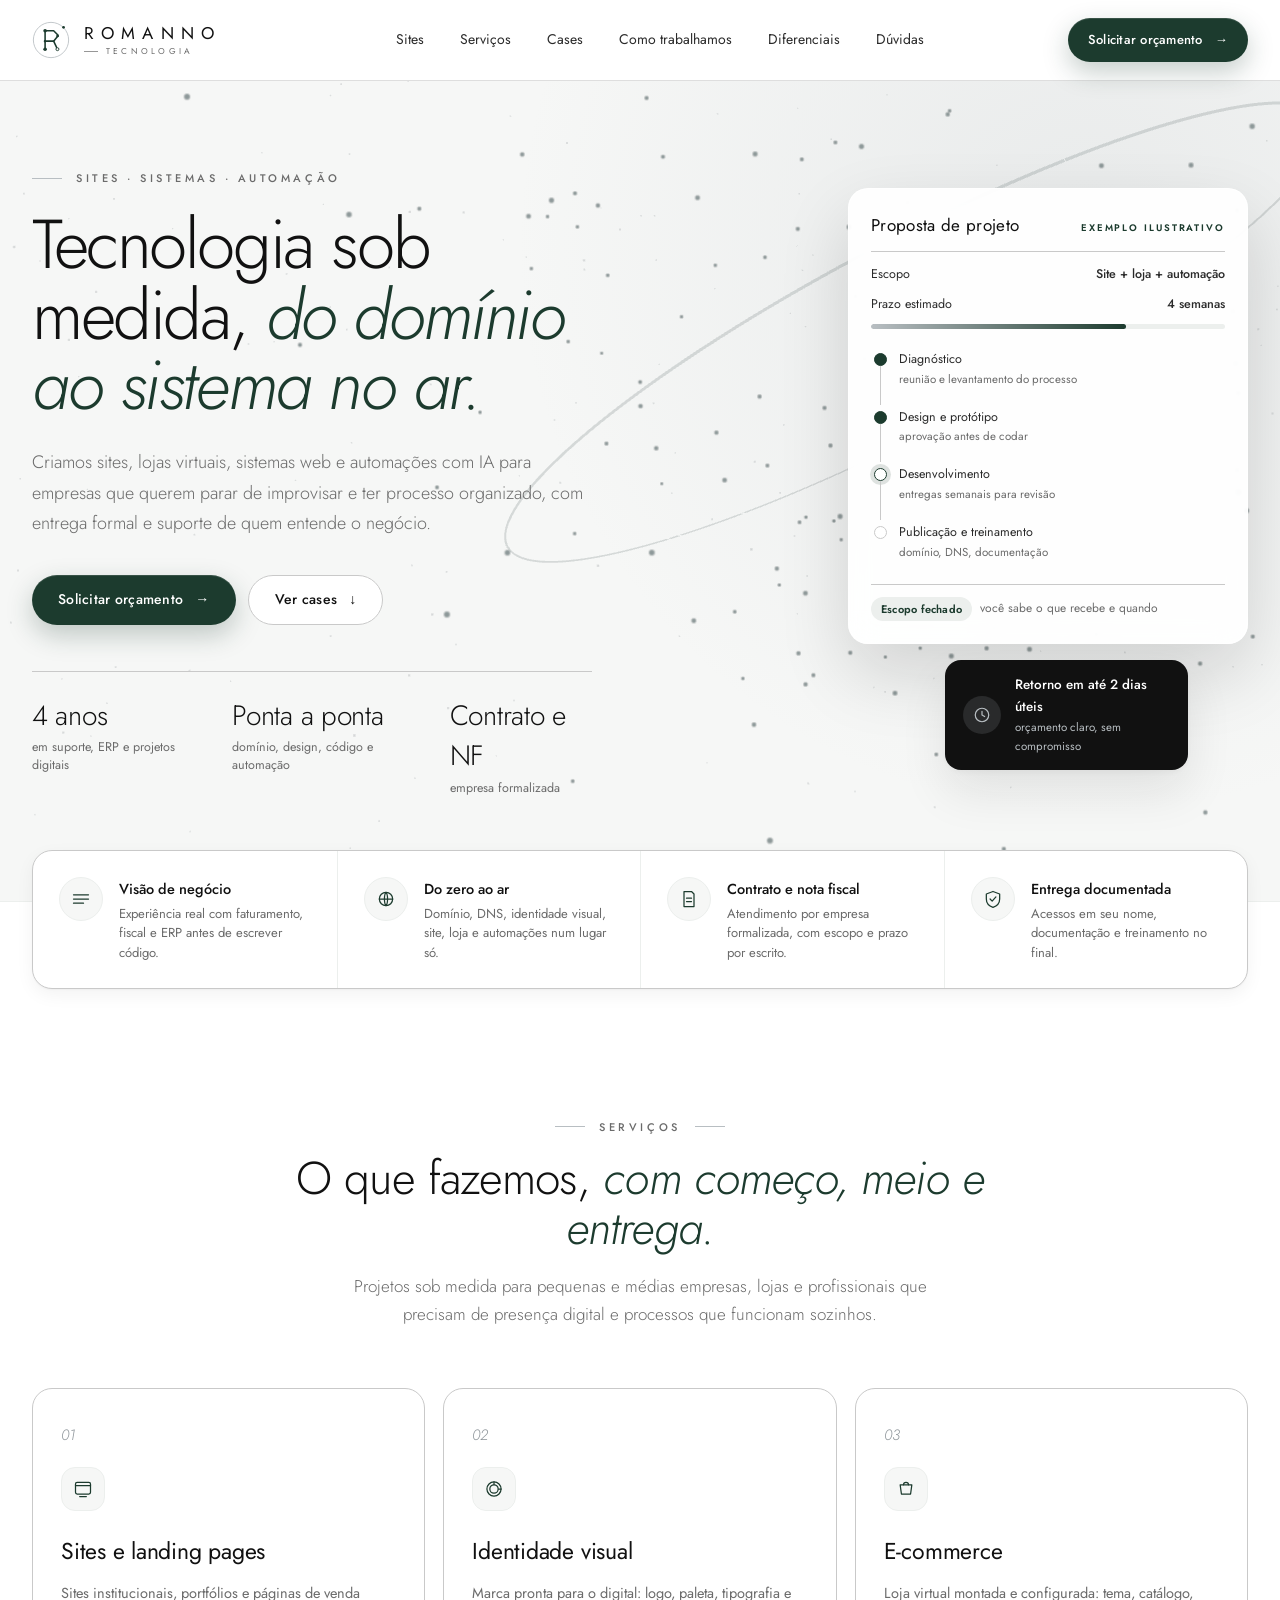
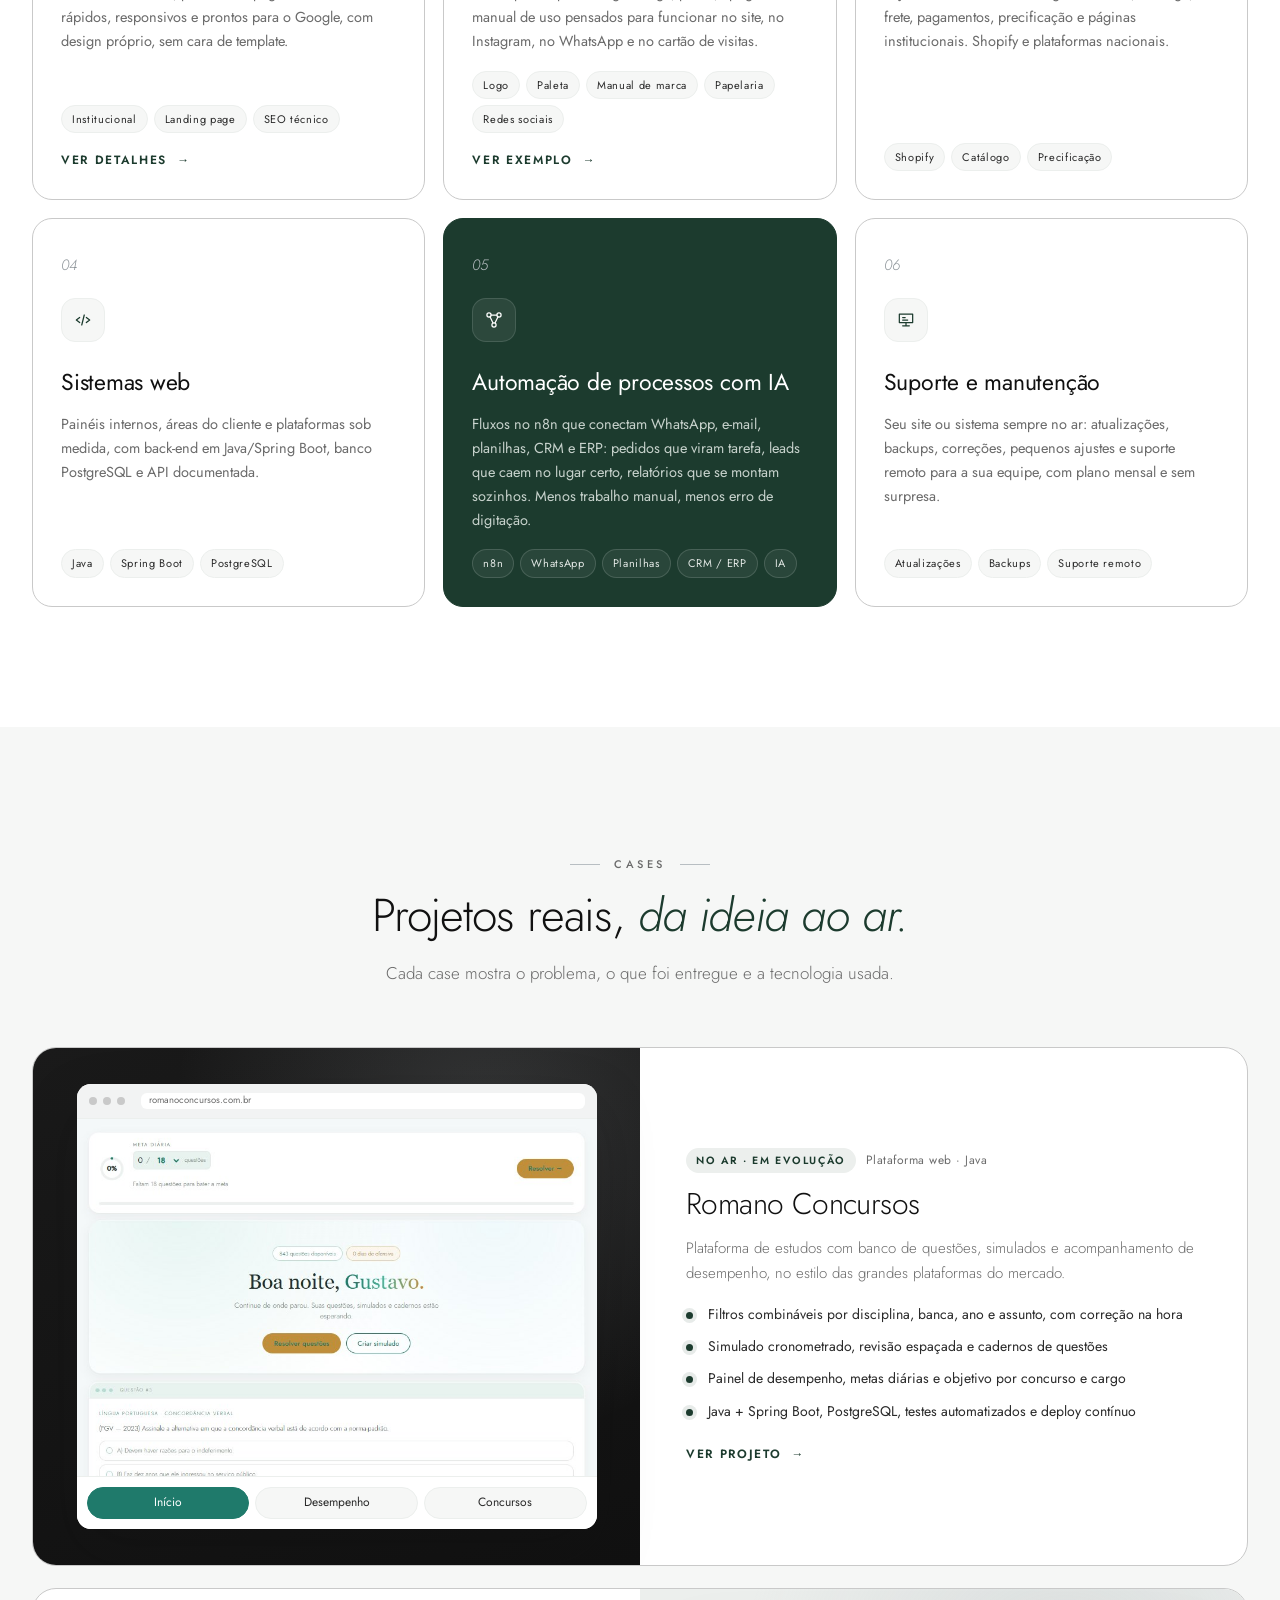
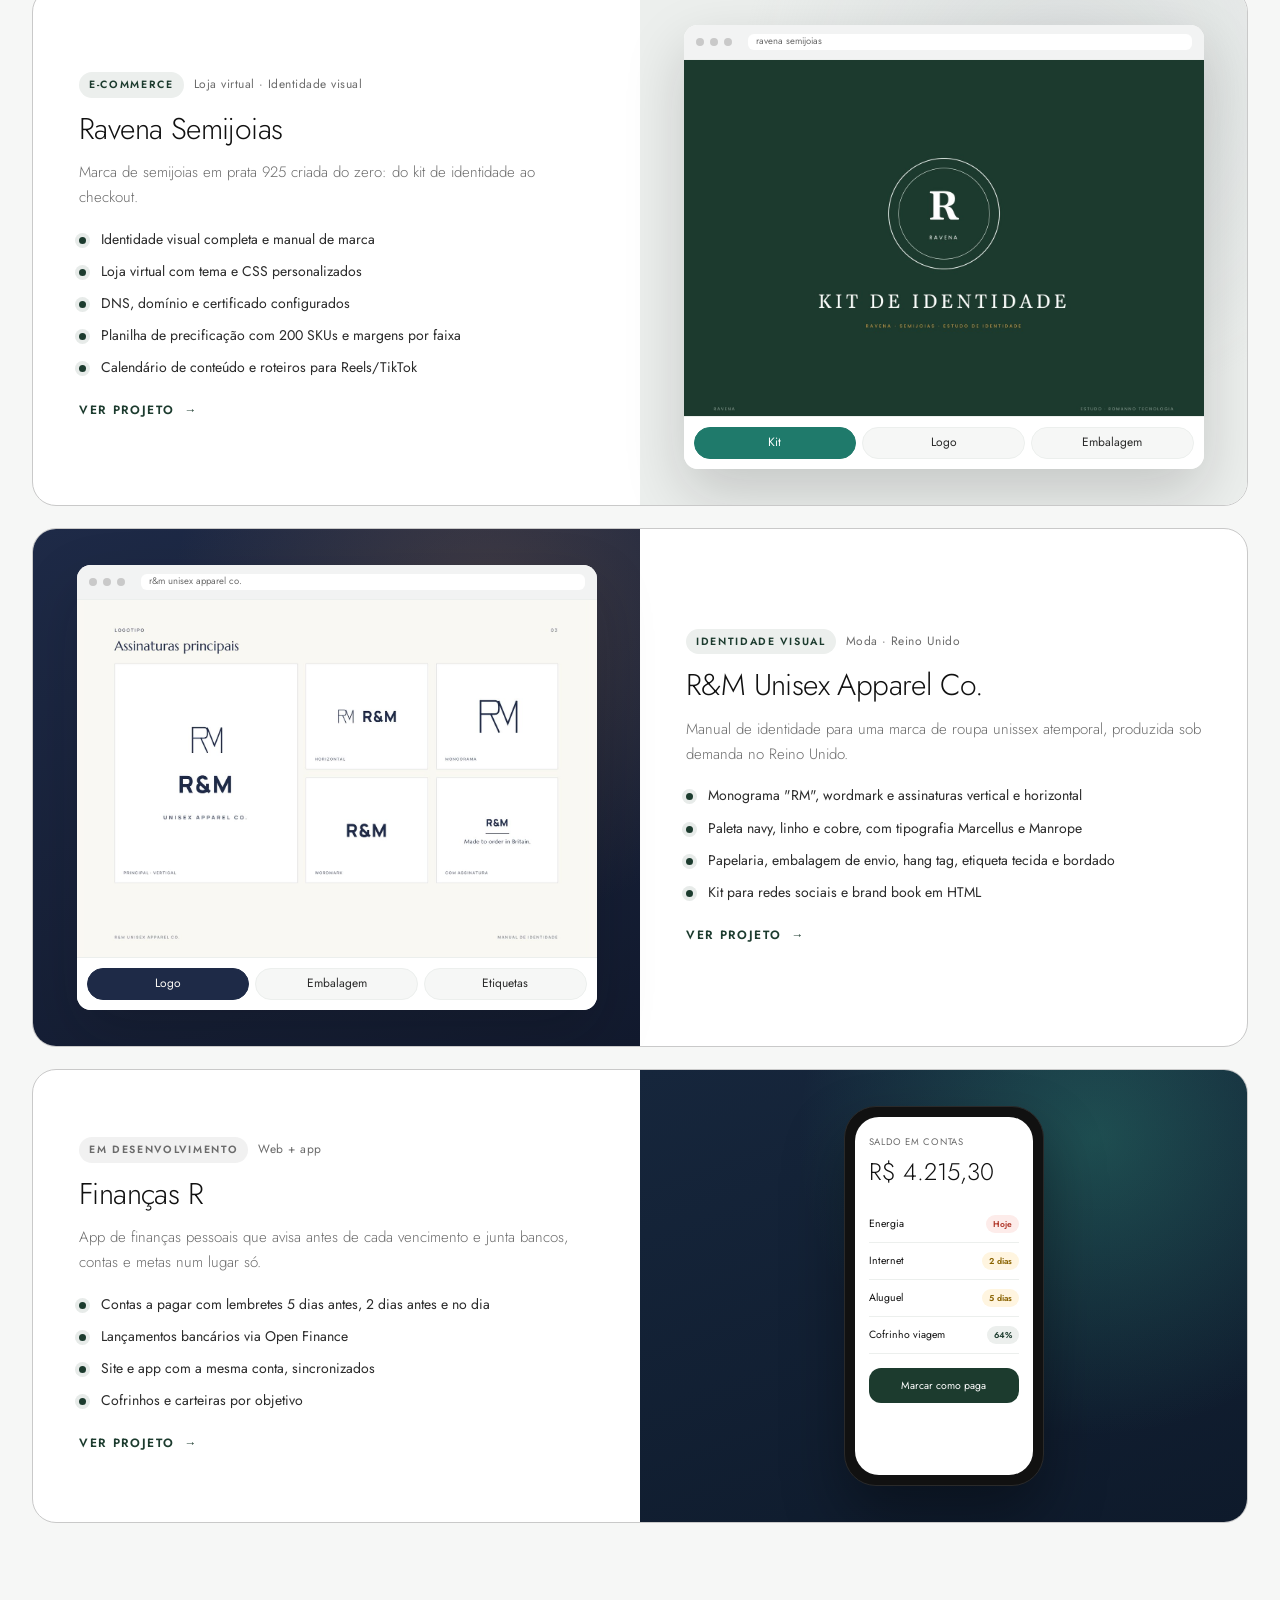
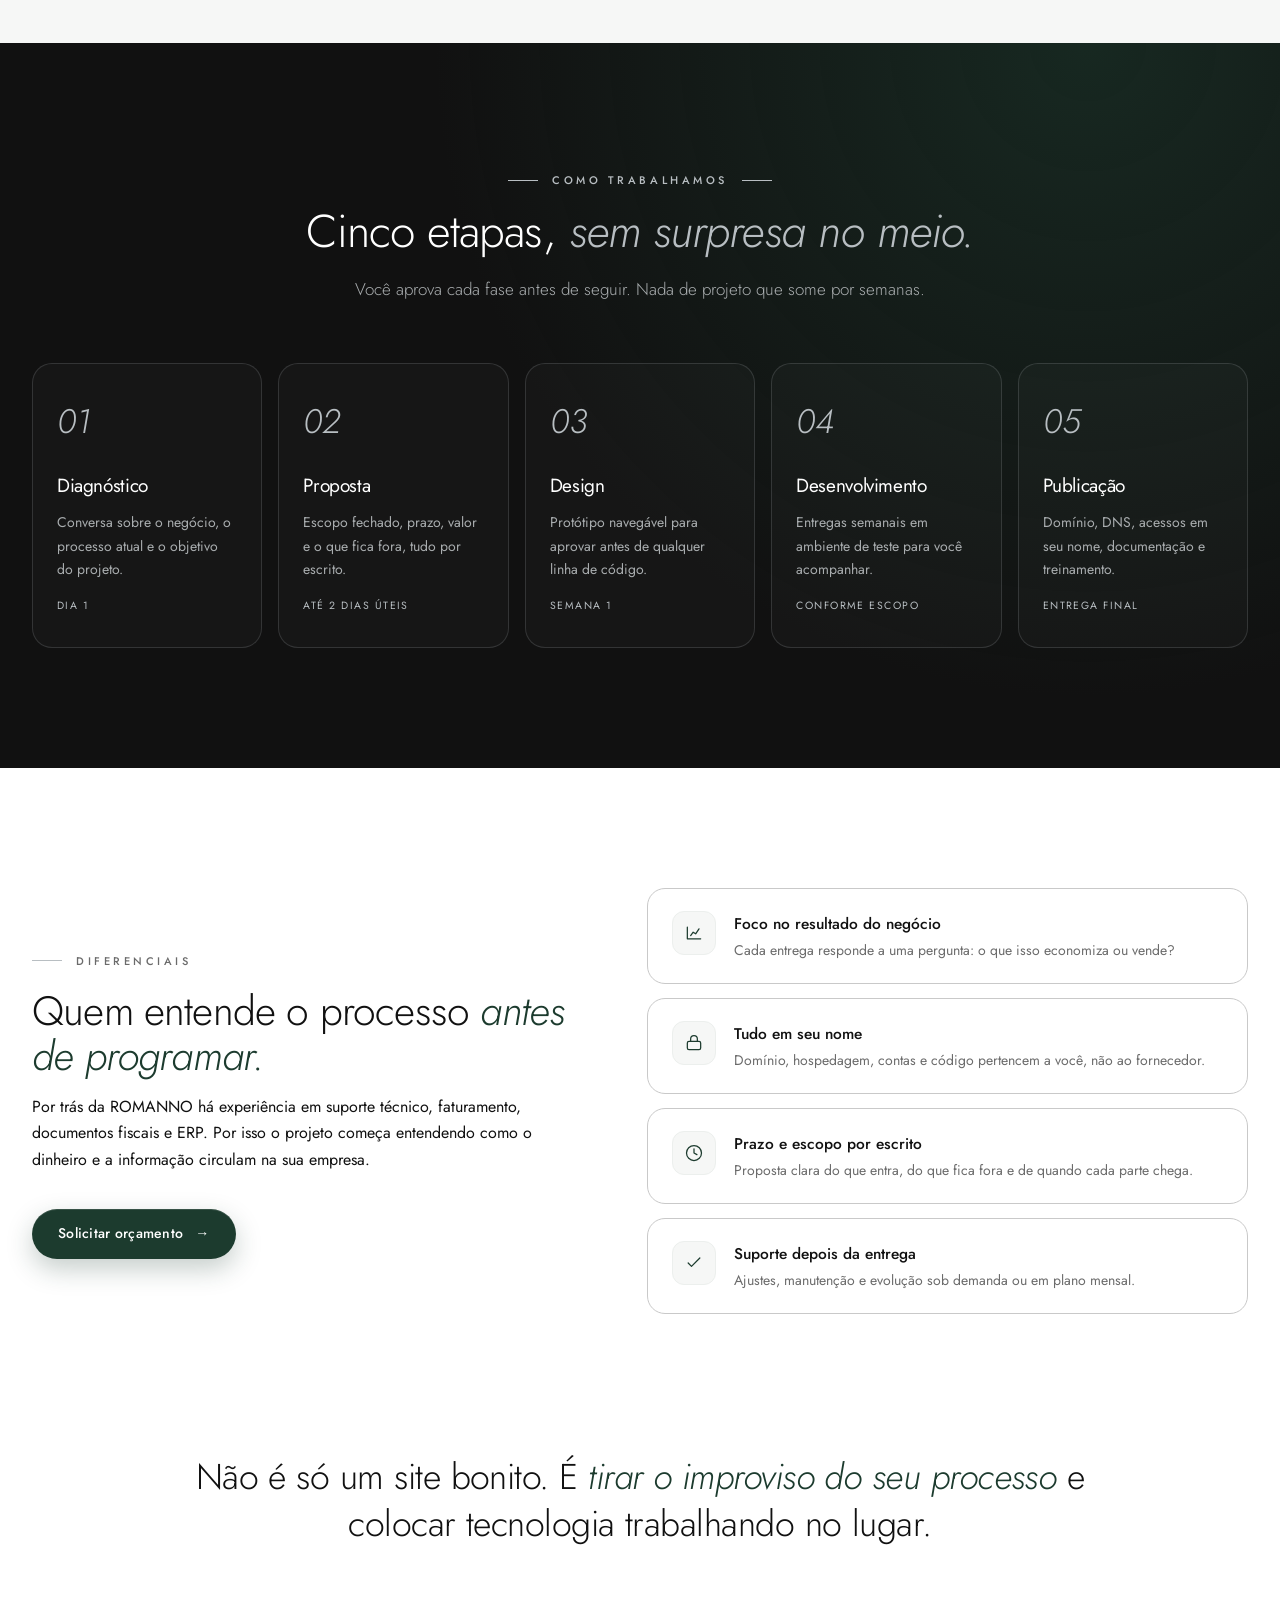
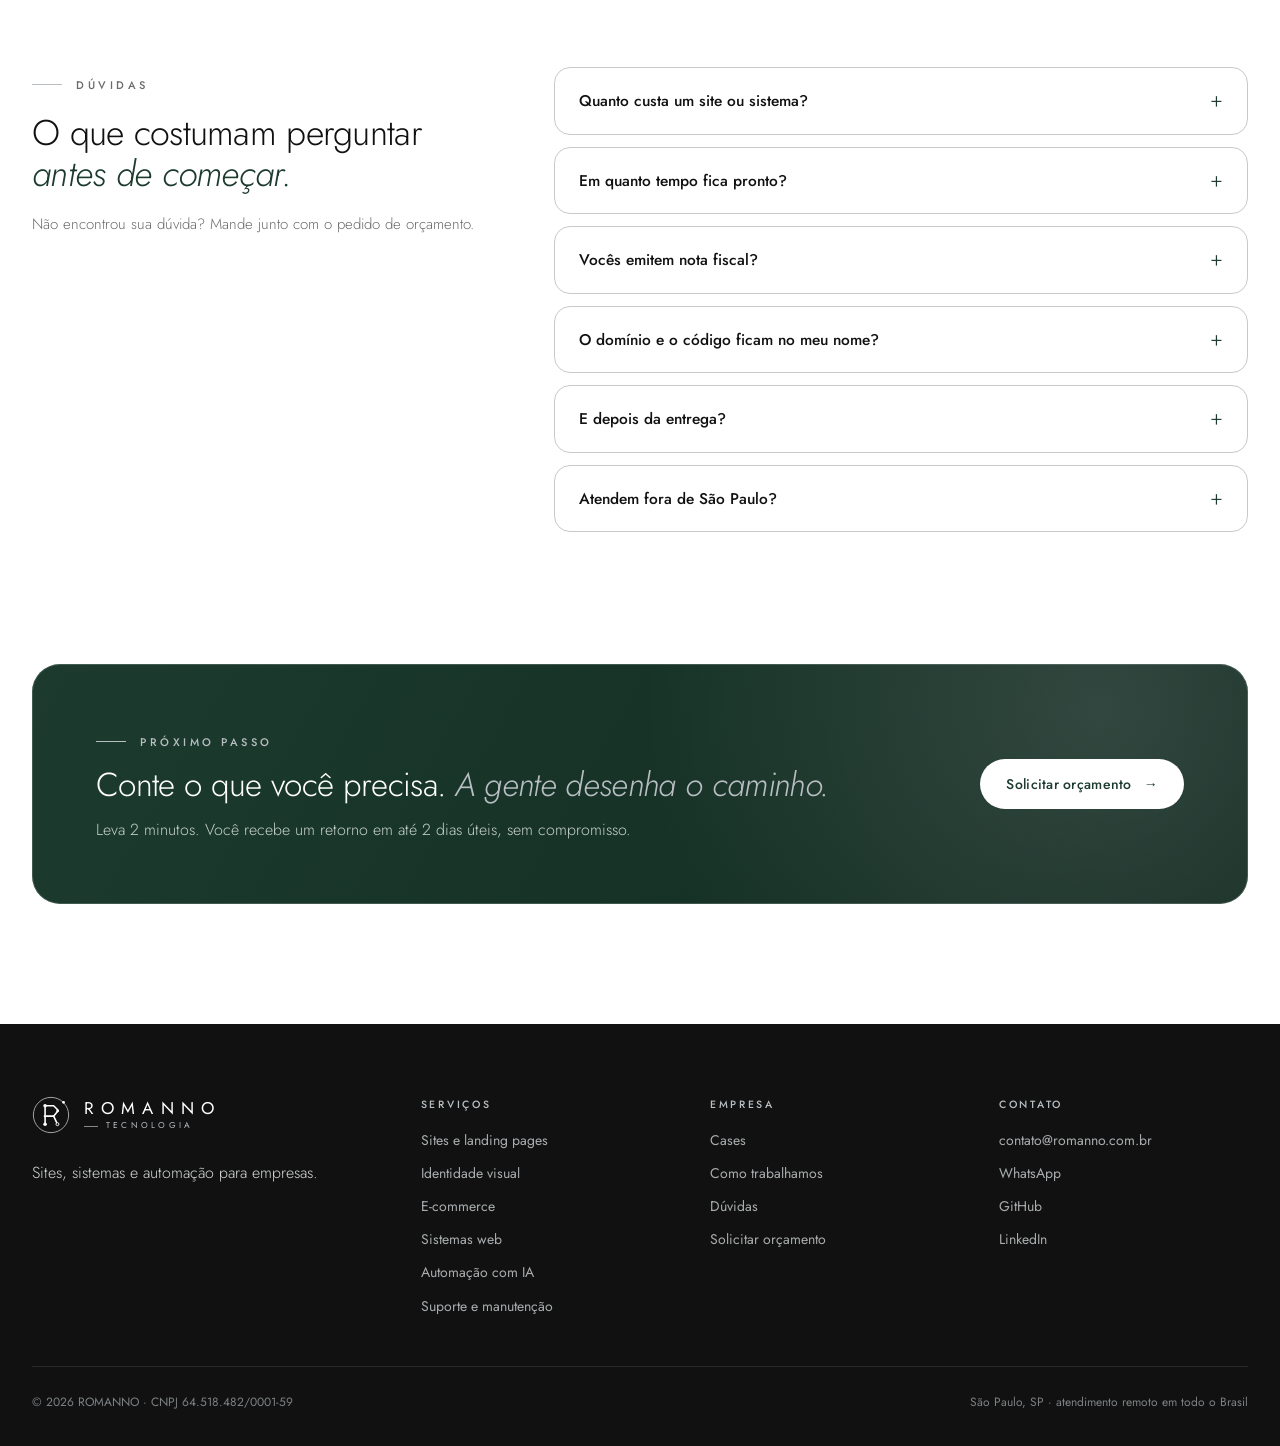
<file: index.html>
<!DOCTYPE html>
<html lang="pt-BR">
<head>
<meta charset="UTF-8">
<meta name="viewport" content="width=device-width,initial-scale=1">
<title>ROMANNO — Sites, sistemas e automação para empresas</title>
<meta name="description" content="Criamos sites, lojas virtuais, sistemas web e automações com IA para empresas. Do domínio ao sistema no ar, com contrato e nota fiscal.">
<meta name="theme-color" content="#1C3B2E">
<meta property="og:title" content="ROMANNO — Sites, sistemas e automação para empresas">
<meta property="og:description" content="Do domínio ao sistema no ar: sites, e-commerce, sistemas web e automações com IA.">
<meta property="og:type" content="website">
<link rel="canonical" href="https://romanno.com.br/">
<meta property="og:url" content="https://romanno.com.br/">
<meta property="og:image" content="https://romanno.com.br/assets/img/og.jpg">
<meta property="og:image:width" content="1200">
<meta property="og:image:height" content="630">
<meta property="og:locale" content="pt_BR">
<meta property="og:site_name" content="ROMANNO">
<meta name="twitter:card" content="summary_large_image">
<script type="application/ld+json">{"@context": "https://schema.org", "@graph": [{"@type": "ProfessionalService", "@id": "https://romanno.com.br/#empresa", "name": "Romanno Tecnologia", "legalName": "GUSTAVO HENRIQUE SILVA ROMANO LTDA", "taxID": "64.518.482/0001-59", "url": "https://romanno.com.br/", "logo": "https://romanno.com.br/assets/img/monograma.svg", "image": "https://romanno.com.br/assets/img/og.jpg", "description": "Sites, lojas virtuais, sistemas web e automações com IA para empresas.", "email": "contato@romanno.com.br", "address": {"@type": "PostalAddress", "addressLocality": "São Paulo", "addressRegion": "SP", "addressCountry": "BR"}, "areaServed": {"@type": "Country", "name": "Brasil"}, "knowsAbout": ["Desenvolvimento de sites", "E-commerce", "Sistemas web", "Automação de processos", "n8n", "Suporte e manutenção de sites"], "sameAs": ["https://github.com/gustavoromanno", "https://www.linkedin.com/in/gustavoromanno"], "telephone": "+55 31 93301-5571"}, {"@type": "WebSite", "@id": "https://romanno.com.br/#site", "url": "https://romanno.com.br/", "name": "ROMANNO", "inLanguage": "pt-BR", "publisher": {"@id": "https://romanno.com.br/#empresa"}}, {"@type": "FAQPage", "@id": "https://romanno.com.br/#faq", "mainEntity": [{"@type": "Question", "name": "Quanto custa um site ou sistema?", "acceptedAnswer": {"@type": "Answer", "text": "Depende do escopo. Por isso o orçamento começa com algumas perguntas sobre o projeto. Você recebe uma proposta com valor fechado, prazo e o que está incluído, sem cobrança por hora surpresa."}}, {"@type": "Question", "name": "Em quanto tempo fica pronto?", "acceptedAnswer": {"@type": "Answer", "text": "Uma landing page costuma levar de 1 a 2 semanas; uma loja virtual, de 2 a 4; sistemas sob medida são planejados em etapas. O prazo exato vem na proposta."}}, {"@type": "Question", "name": "Vocês emitem nota fiscal?", "acceptedAnswer": {"@type": "Answer", "text": "Sim. O atendimento é feito por empresa formalizada, com contrato e nota fiscal de serviço."}}, {"@type": "Question", "name": "O domínio e o código ficam no meu nome?", "acceptedAnswer": {"@type": "Answer", "text": "Sim. Domínio, hospedagem, contas das plataformas e repositório ficam em nome da sua empresa. No final você recebe acessos e documentação."}}, {"@type": "Question", "name": "E depois da entrega?", "acceptedAnswer": {"@type": "Answer", "text": "Há um período de ajustes incluído. Depois, manutenção e novas funcionalidades podem ser contratadas sob demanda ou num plano mensal."}}, {"@type": "Question", "name": "Atendem fora de São Paulo?", "acceptedAnswer": {"@type": "Answer", "text": "Sim. O trabalho é 100% remoto, com reuniões por vídeo e acompanhamento online."}}]}]}</script>
<link rel="icon" href="favicon.ico" sizes="48x48">
<link rel="icon" href="favicon-192.png" type="image/png" sizes="192x192">
<link rel="icon" href="assets/img/monograma.svg" type="image/svg+xml">
<link rel="apple-touch-icon" href="apple-touch-icon.png">
<link rel="preconnect" href="https://fonts.googleapis.com">
<link rel="preconnect" href="https://fonts.gstatic.com" crossorigin>
<link href="https://fonts.googleapis.com/css2?family=Jost:ital,wght@0,300;0,400;0,500;0,600;1,300;1,400&display=swap" rel="stylesheet">
<link rel="stylesheet" href="assets/css/style.css">
<script>document.documentElement.classList.add("js")</script>
<script src="assets/js/config.js"></script>
<script src="assets/js/main.js" defer></script>
</head>
<body>

<header class="header">
  <div class="container nav">
    <a class="brand" href="./" aria-label="ROMANNO — início">
      <svg class="brand-mark" viewBox="252 195 360 360" fill="none" aria-hidden="true"><circle cx="432" cy="375" r="167" stroke="#B8BEC2" stroke-width="8"/><circle cx="551" cy="255" r="13" fill="currentColor"/><g stroke="currentColor" stroke-width="15" stroke-linecap="round" stroke-linejoin="round"><path d="M376 287V461"/><path d="M376 287H457L495 325V339L457 386H376"/><path d="M457 386L485 444"/></g><g fill="currentColor"><circle cx="376" cy="287" r="17"/><circle cx="376" cy="462" r="17"/><circle cx="374" cy="387" r="11"/><circle cx="495" cy="337" r="13"/></g><circle cx="493" cy="462" r="14" stroke="currentColor" stroke-width="9"/></svg>
      <span class="brand-text"><b>ROMANNO</b><small>Tecnologia</small></span>
    </a>
    <nav class="menu" aria-label="Principal">
      <a href="sites.html">Sites</a>
      <a href="#servicos">Serviços</a>
      <a href="#cases">Cases</a>
      <a href="#processo">Como trabalhamos</a>
      <a href="#diferenciais">Diferenciais</a>
      <a href="#faq">Dúvidas</a>
    </nav>
    <div class="nav-actions"><a class="btn primary" href="orcamento.html">Solicitar orçamento <span class="arr">→</span></a></div>
    <button class="menu-toggle" aria-label="Abrir menu" aria-expanded="false"><span></span></button>
  </div>
</header>

<main>
  <!-- HERO -->
  <section class="hero">
    <canvas id="heroCanvas" aria-hidden="true"></canvas>
    <div class="container hero-grid">
      <div class="reveal">
        <div class="eyebrow">Sites · Sistemas · Automação</div>
        <h1>Tecnologia sob medida, <em>do domínio ao sistema no ar.</em></h1>
        <p class="lead">Criamos sites, lojas virtuais, sistemas web e automações com IA para empresas que querem parar de improvisar e ter processo organizado, com entrega formal e suporte de quem entende o negócio.</p>
        <div class="hero-actions">
          <a class="btn primary" href="orcamento.html">Solicitar orçamento <span class="arr">→</span></a>
          <a class="btn" href="#cases">Ver cases <span class="arr">↓</span></a>
        </div>
        <div class="hero-trust">
          <div><b>4 anos</b>em suporte, ERP e projetos digitais</div>
          <div><b>Ponta a ponta</b>domínio, design, código e automação</div>
          <div><b>Contrato e NF</b>empresa formalizada</div>
        </div>
      </div>
      <div class="hero-visual reveal">
        <div class="mock" role="img" aria-label="Exemplo ilustrativo de proposta de projeto">
          <div class="mock-h"><span>Proposta de projeto</span><i>Exemplo ilustrativo</i></div>
          <div class="mock-row"><span>Escopo</span><b>Site + loja + automação</b></div>
          <div class="mock-row"><span>Prazo estimado</span><b>4 semanas</b></div>
          <div class="mock-bar"><i></i></div>
          <ul class="mock-steps">
            <li class="ok">Diagnóstico<small>reunião e levantamento do processo</small></li>
            <li class="ok">Design e protótipo<small>aprovação antes de codar</small></li>
            <li class="cur">Desenvolvimento<small>entregas semanais para revisão</small></li>
            <li>Publicação e treinamento<small>domínio, DNS, documentação</small></li>
          </ul>
          <div class="mock-foot"><span class="pill">Escopo fechado</span>você sabe o que recebe e quando</div>
        </div>
        <div class="chip"><span class="chip-ic"><svg viewBox="0 0 24 24"><circle cx="12" cy="12" r="9"/><path d="M12 7v5l3.5 2"/></svg></span><div><b>Retorno em até 2 dias úteis</b><small>orçamento claro, sem compromisso</small></div></div>
      </div>
    </div>
  </section>

  <!-- BENEFÍCIOS -->
  <section class="strip">
    <div class="container">
      <div class="benefits reveal">
        <div class="benefit"><div class="ic"><svg viewBox="0 0 24 24"><path d="M3 7h18M3 12h18M3 17h12"/></svg></div><div><strong>Visão de negócio</strong><span>Experiência real com faturamento, fiscal e ERP antes de escrever código.</span></div></div>
        <div class="benefit"><div class="ic"><svg viewBox="0 0 24 24"><path d="M4 12a8 8 0 1 0 16 0 8 8 0 0 0-16 0z"/><path d="M4 12h16M12 4c2.5 2.5 2.5 13.5 0 16M12 4c-2.5 2.5-2.5 13.5 0 16"/></svg></div><div><strong>Do zero ao ar</strong><span>Domínio, DNS, identidade visual, site, loja e automações num lugar só.</span></div></div>
        <div class="benefit"><div class="ic"><svg viewBox="0 0 24 24"><path d="M6 3h9l3 3v15H6z"/><path d="M9 11h6M9 15h6"/></svg></div><div><strong>Contrato e nota fiscal</strong><span>Atendimento por empresa formalizada, com escopo e prazo por escrito.</span></div></div>
        <div class="benefit"><div class="ic"><svg viewBox="0 0 24 24"><path d="M12 3l8 3v6c0 5-3.5 8.5-8 10-4.5-1.5-8-5-8-10V6z"/><path d="M8.5 12l2.5 2.5 4.5-5"/></svg></div><div><strong>Entrega documentada</strong><span>Acessos em seu nome, documentação e treinamento no final.</span></div></div>
      </div>
    </div>
  </section>

  <!-- SERVIÇOS -->
  <section class="sec" id="servicos">
    <div class="container">
      <div class="sec-head center reveal"><div class="eyebrow">Serviços</div><h2>O que fazemos, <em>com começo, meio e entrega.</em></h2><p>Projetos sob medida para pequenas e médias empresas, lojas e profissionais que precisam de presença digital e processos que funcionam sozinhos.</p></div>
      <div class="services">
        <article class="service reveal">
          <span class="num">01</span>
          <div class="ic"><svg viewBox="0 0 24 24"><rect x="3" y="4" width="18" height="14" rx="2"/><path d="M3 8h18M8 21h8"/></svg></div>
          <h3>Sites e landing pages</h3>
          <p>Sites institucionais, portfólios e páginas de venda rápidos, responsivos e prontos para o Google, com design próprio, sem cara de template.</p>
          <div class="tags"><span>Institucional</span><span>Landing page</span><span>SEO técnico</span></div>
          <a class="link-arrow" href="sites.html" style="margin-top:18px">Ver detalhes <span>→</span></a>
        </article>
        <article class="service reveal">
          <span class="num">02</span>
          <div class="ic"><svg viewBox="0 0 24 24"><circle cx="12" cy="12" r="8.5"/><circle cx="12" cy="12" r="5"/><path d="M12 3.5v3M20.5 12h-3"/></svg></div>
          <h3>Identidade visual</h3>
          <p>Marca pronta para o digital: logo, paleta, tipografia e manual de uso pensados para funcionar no site, no Instagram, no WhatsApp e no cartão de visitas.</p>
          <div class="tags"><span>Logo</span><span>Paleta</span><span>Manual de marca</span><span>Papelaria</span><span>Redes sociais</span></div>
          <a class="link-arrow" href="projetos/ravena-semijoias.html#identidade" style="margin-top:18px">Ver exemplo <span>→</span></a>
        </article>
        <article class="service reveal">
          <span class="num">03</span>
          <div class="ic"><svg viewBox="0 0 24 24"><path d="M5 7h14l-1.5 11h-11z"/><path d="M9 7a3 3 0 0 1 6 0"/></svg></div>
          <h3>E-commerce</h3>
          <p>Loja virtual montada e configurada: tema, catálogo, frete, pagamentos, precificação e páginas institucionais. Shopify e plataformas nacionais.</p>
          <div class="tags"><span>Shopify</span><span>Catálogo</span><span>Precificação</span></div>
        </article>
        <article class="service reveal">
          <span class="num">04</span>
          <div class="ic"><svg viewBox="0 0 24 24"><path d="M8 9l-4 3 4 3M16 9l4 3-4 3M13.5 6l-3 12"/></svg></div>
          <h3>Sistemas web</h3>
          <p>Painéis internos, áreas do cliente e plataformas sob medida, com back-end em Java/Spring Boot, banco PostgreSQL e API documentada.</p>
          <div class="tags"><span>Java</span><span>Spring Boot</span><span>PostgreSQL</span></div>
        </article>
        <article class="service wide reveal">
          <span class="num">05</span>
          <div class="ic"><svg viewBox="0 0 24 24"><circle cx="6" cy="6" r="2.5"/><circle cx="18" cy="6" r="2.5"/><circle cx="12" cy="18" r="2.5"/><path d="M8.5 6h7M7.2 8.2l3.6 7.4M16.8 8.2l-3.6 7.4"/></svg></div>
          <h3>Automação de processos com IA</h3>
          <p>Fluxos no n8n que conectam WhatsApp, e-mail, planilhas, CRM e ERP: pedidos que viram tarefa, leads que caem no lugar certo, relatórios que se montam sozinhos. Menos trabalho manual, menos erro de digitação.</p>
          <div class="tags"><span>n8n</span><span>WhatsApp</span><span>Planilhas</span><span>CRM / ERP</span><span>IA</span></div>
        </article>
        <article class="service reveal">
          <span class="num">06</span>
          <div class="ic"><svg viewBox="0 0 24 24"><path d="M4 5h16v10H4z"/><path d="M8 19h8M12 15v4"/><path d="M8 9h3M8 12h6"/></svg></div>
          <h3>Suporte e manutenção</h3>
          <p>Seu site ou sistema sempre no ar: atualizações, backups, correções, pequenos ajustes e suporte remoto para a sua equipe, com plano mensal e sem surpresa.</p>
          <div class="tags"><span>Atualizações</span><span>Backups</span><span>Suporte remoto</span></div>
        </article>
      </div>
    </div>
  </section>

  <!-- CASES -->
  <section class="sec cases-sec" id="cases">
    <div class="container">
      <div class="sec-head center reveal"><div class="eyebrow">Cases</div><h2>Projetos reais, <em>da ideia ao ar.</em></h2><p>Cada case mostra o problema, o que foi entregue e a tecnologia usada.</p></div>
      <div class="cases">

        <article class="case reveal">
          <div class="case-visual dark">
            <div class="screen shots" data-shots>
              <div class="screen-bar"><i></i><i></i><i></i><span>romanoconcursos.com.br</span></div>
              <div class="shots-view">
                <img class="on" src="assets/img/cases/concursos-home.jpg" alt="Romano Concursos: página inicial com meta diária e prévia de questão" width="875" height="642" loading="lazy">
                <img src="assets/img/cases/concursos-desempenho.jpg" alt="Romano Concursos: painel de desempenho com acertos, ofensiva e radar de competências" width="875" height="622" loading="lazy">
                <img src="assets/img/cases/concursos-concursos.jpg" alt="Romano Concursos: catálogo de concursos com status e detalhes" width="605" height="663" loading="lazy">
              </div>
              <div class="shots-tabs" role="tablist" aria-label="Telas da plataforma">
                <button type="button" class="on" aria-selected="true">Início</button>
                <button type="button" aria-selected="false">Desempenho</button>
                <button type="button" aria-selected="false">Concursos</button>
              </div>
            </div>
          </div>
          <div class="case-body">
            <div class="case-meta"><span class="status">No ar · em evolução</span><small>Plataforma web · Java</small></div>
            <h3>Romano Concursos</h3>
            <p>Plataforma de estudos com banco de questões, simulados e acompanhamento de desempenho, no estilo das grandes plataformas do mercado.</p>
            <ul>
              <li>Filtros combináveis por disciplina, banca, ano e assunto, com correção na hora</li>
              <li>Simulado cronometrado, revisão espaçada e cadernos de questões</li>
              <li>Painel de desempenho, metas diárias e objetivo por concurso e cargo</li>
              <li>Java + Spring Boot, PostgreSQL, testes automatizados e deploy contínuo</li>
            </ul>
            <a class="link-arrow" href="projetos/romano-concursos.html">Ver projeto <span>→</span></a>
          </div>
        </article>

        <article class="case reveal">
          <div class="case-visual">
            <div class="screen shots" data-shots>
              <div class="screen-bar"><i></i><i></i><i></i><span>ravena semijoias</span></div>
              <div class="shots-view">
                <img class="on" src="assets/img/ravena/kit-p1.jpg" alt="Capa do kit de identidade da Ravena Semijoias" width="1400" height="989" loading="lazy">
                <img src="assets/img/ravena/logos.jpg" alt="Versões do logo Ravena" width="1400" height="322" loading="lazy" style="object-fit:contain;background:#FAFBFA">
                <img src="assets/img/ravena/embalagem.jpg" alt="Embalagem Ravena" width="1400" height="478" loading="lazy" style="object-fit:contain;background:#1C3B2E">
              </div>
              <div class="shots-tabs" role="tablist" aria-label="Telas do projeto">
                <button type="button" class="on" aria-selected="true">Kit</button>
                <button type="button" aria-selected="false">Logo</button>
                <button type="button" aria-selected="false">Embalagem</button>
              </div>
            </div>
          </div>
          <div class="case-body">
            <div class="case-meta"><span class="status">E-commerce</span><small>Loja virtual · Identidade visual</small></div>
            <h3>Ravena Semijoias</h3>
            <p>Marca de semijoias em prata 925 criada do zero: do kit de identidade ao checkout.</p>
            <ul>
              <li>Identidade visual completa e manual de marca</li>
              <li>Loja virtual com tema e CSS personalizados</li>
              <li>DNS, domínio e certificado configurados</li>
              <li>Planilha de precificação com 200 SKUs e margens por faixa</li>
              <li>Calendário de conteúdo e roteiros para Reels/TikTok</li>
            </ul>
            <a class="link-arrow" href="projetos/ravena-semijoias.html">Ver projeto <span>→</span></a>
          </div>
        </article>

        <article class="case reveal">
          <div class="case-visual rm">
            <div class="screen shots" data-shots>
              <div class="screen-bar"><i></i><i></i><i></i><span>r&amp;m unisex apparel co.</span></div>
              <div class="shots-view">
                <img class="on" src="assets/img/rm/manual-p3.jpg" alt="R&amp;M: assinaturas principais do logotipo" width="1400" height="989" loading="lazy">
                <img src="assets/img/rm/manual-p10.jpg" alt="R&amp;M: embalagem e envio" width="1400" height="989" loading="lazy">
                <img src="assets/img/rm/manual-p11.jpg" alt="R&amp;M: hang tag, etiqueta tecida e bordado" width="1400" height="989" loading="lazy">
              </div>
              <div class="shots-tabs" role="tablist" aria-label="Páginas do manual">
                <button type="button" class="on" aria-selected="true">Logo</button>
                <button type="button" aria-selected="false">Embalagem</button>
                <button type="button" aria-selected="false">Etiquetas</button>
              </div>
            </div>
          </div>
          <div class="case-body">
            <div class="case-meta"><span class="status">Identidade visual</span><small>Moda · Reino Unido</small></div>
            <h3>R&amp;M Unisex Apparel Co.</h3>
            <p>Manual de identidade para uma marca de roupa unissex atemporal, produzida sob demanda no Reino Unido.</p>
            <ul>
              <li>Monograma "RM", wordmark e assinaturas vertical e horizontal</li>
              <li>Paleta navy, linho e cobre, com tipografia Marcellus e Manrope</li>
              <li>Papelaria, embalagem de envio, hang tag, etiqueta tecida e bordado</li>
              <li>Kit para redes sociais e brand book em HTML</li>
            </ul>
            <a class="link-arrow" href="projetos/rm-apparel.html">Ver projeto <span>→</span></a>
          </div>
        </article>

        <article class="case reveal">
          <div class="case-visual fr">
            <div class="phone" aria-hidden="true"><div class="phone-in">
              <small>Saldo em contas</small><div class="bal">R$ 4.215,30</div>
              <div class="tx"><span>Energia</span><em class="t-red">Hoje</em></div>
              <div class="tx"><span>Internet</span><em>2 dias</em></div>
              <div class="tx"><span>Aluguel</span><em>5 dias</em></div>
              <div class="tx done"><span>Cofrinho viagem</span><em>64%</em></div>
              <div class="phone-btn">Marcar como paga</div>
            </div></div>
          </div>
          <div class="case-body">
            <div class="case-meta"><span class="status dev">Em desenvolvimento</span><small>Web + app</small></div>
            <h3>Finanças R</h3>
            <p>App de finanças pessoais que avisa antes de cada vencimento e junta bancos, contas e metas num lugar só.</p>
            <ul>
              <li>Contas a pagar com lembretes 5 dias antes, 2 dias antes e no dia</li>
              <li>Lançamentos bancários via Open Finance</li>
              <li>Site e app com a mesma conta, sincronizados</li>
              <li>Cofrinhos e carteiras por objetivo</li>
            </ul>
            <a class="link-arrow" href="projetos/financas-r.html">Ver projeto <span>→</span></a>
          </div>
        </article>

      </div>
    </div>
  </section>

  <!-- PROCESSO -->
  <section class="sec process" id="processo">
    <div class="container">
      <div class="sec-head center reveal"><div class="eyebrow">Como trabalhamos</div><h2>Cinco etapas, <em>sem surpresa no meio.</em></h2><p>Você aprova cada fase antes de seguir. Nada de projeto que some por semanas.</p></div>
      <div class="steps">
        <div class="step reveal"><span class="n">01</span><h3>Diagnóstico</h3><p>Conversa sobre o negócio, o processo atual e o objetivo do projeto.</p><span class="when">Dia 1</span></div>
        <div class="step reveal"><span class="n">02</span><h3>Proposta</h3><p>Escopo fechado, prazo, valor e o que fica fora, tudo por escrito.</p><span class="when">Até 2 dias úteis</span></div>
        <div class="step reveal"><span class="n">03</span><h3>Design</h3><p>Protótipo navegável para aprovar antes de qualquer linha de código.</p><span class="when">Semana 1</span></div>
        <div class="step reveal"><span class="n">04</span><h3>Desenvolvimento</h3><p>Entregas semanais em ambiente de teste para você acompanhar.</p><span class="when">Conforme escopo</span></div>
        <div class="step reveal"><span class="n">05</span><h3>Publicação</h3><p>Domínio, DNS, acessos em seu nome, documentação e treinamento.</p><span class="when">Entrega final</span></div>
      </div>
    </div>
  </section>

  <!-- DIFERENCIAIS -->
  <section class="sec diff" id="diferenciais">
    <div class="container diff-grid">
      <div class="reveal">
        <div class="eyebrow">Diferenciais</div>
        <h2>Quem entende o processo <em>antes de programar.</em></h2>
        <p>Por trás da ROMANNO há experiência em suporte técnico, faturamento, documentos fiscais e ERP. Por isso o projeto começa entendendo como o dinheiro e a informação circulam na sua empresa.</p>
        <div class="hero-actions"><a class="btn primary" href="orcamento.html">Solicitar orçamento <span class="arr">→</span></a></div>
      </div>
      <div class="diff-list">
        <div class="diff-item reveal"><div class="ic"><svg viewBox="0 0 24 24"><path d="M4 19V5M4 19h16M8 15l3-4 3 2 4-6"/></svg></div><div><strong>Foco no resultado do negócio</strong><span>Cada entrega responde a uma pergunta: o que isso economiza ou vende?</span></div></div>
        <div class="diff-item reveal"><div class="ic"><svg viewBox="0 0 24 24"><rect x="4" y="10" width="16" height="10" rx="2"/><path d="M8 10V7a4 4 0 0 1 8 0v3"/></svg></div><div><strong>Tudo em seu nome</strong><span>Domínio, hospedagem, contas e código pertencem a você, não ao fornecedor.</span></div></div>
        <div class="diff-item reveal"><div class="ic"><svg viewBox="0 0 24 24"><circle cx="12" cy="12" r="9"/><path d="M12 7v5l3.5 2"/></svg></div><div><strong>Prazo e escopo por escrito</strong><span>Proposta clara do que entra, do que fica fora e de quando cada parte chega.</span></div></div>
        <div class="diff-item reveal"><div class="ic"><svg viewBox="0 0 24 24"><path d="M5 12l4 4 10-10"/></svg></div><div><strong>Suporte depois da entrega</strong><span>Ajustes, manutenção e evolução sob demanda ou em plano mensal.</span></div></div>
      </div>
    </div>
  </section>

  <section class="quote"><div class="container reveal"><p>Não é só um site bonito. É <em>tirar o improviso do seu processo</em> e colocar tecnologia trabalhando no lugar.</p></div></section>

  <!-- FAQ -->
  <section class="sec faq" id="faq" style="padding-top:0">
    <div class="container faq-grid">
      <div class="reveal"><div class="eyebrow">Dúvidas</div><h2>O que costumam perguntar <em>antes de começar.</em></h2><p class="muted">Não encontrou sua dúvida? Mande junto com o pedido de orçamento.</p></div>
      <div class="reveal">
        <details class="q"><summary>Quanto custa um site ou sistema?</summary><p>Depende do escopo. Por isso o orçamento começa com algumas perguntas sobre o projeto. Você recebe uma proposta com valor fechado, prazo e o que está incluído, sem cobrança por hora surpresa.</p></details>
        <details class="q"><summary>Em quanto tempo fica pronto?</summary><p>Uma landing page costuma levar de 1 a 2 semanas; uma loja virtual, de 2 a 4; sistemas sob medida são planejados em etapas. O prazo exato vem na proposta.</p></details>
        <details class="q"><summary>Vocês emitem nota fiscal?</summary><p>Sim. O atendimento é feito por empresa formalizada, com contrato e nota fiscal de serviço.</p></details>
        <details class="q"><summary>O domínio e o código ficam no meu nome?</summary><p>Sim. Domínio, hospedagem, contas das plataformas e repositório ficam em nome da sua empresa. No final você recebe acessos e documentação.</p></details>
        <details class="q"><summary>E depois da entrega?</summary><p>Há um período de ajustes incluído. Depois, manutenção e novas funcionalidades podem ser contratadas sob demanda ou num plano mensal.</p></details>
        <details class="q"><summary>Atendem fora de São Paulo?</summary><p>Sim. O trabalho é 100% remoto, com reuniões por vídeo e acompanhamento online.</p></details>
      </div>
    </div>
  </section>

  <!-- CTA -->
  <section class="cta">
    <div class="container">
      <div class="cta-band reveal">
        <div>
          <div class="eyebrow">Próximo passo</div>
          <h3>Conte o que você precisa. <em>A gente desenha o caminho.</em></h3>
          <p>Leva 2 minutos. Você recebe um retorno em até 2 dias úteis, sem compromisso.</p>
        </div>
        <a class="btn" href="orcamento.html">Solicitar orçamento <span class="arr">→</span></a>
      </div>
    </div>
  </section>
</main>

<footer class="footer">
  <div class="container">
    <div class="footer-top">
      <div>
        <a class="brand" href="./" style="color:#fff"><svg class="brand-mark" viewBox="252 195 360 360" fill="none" aria-hidden="true"><circle cx="432" cy="375" r="167" stroke="#B8BEC2" stroke-width="8"/><circle cx="551" cy="255" r="13" fill="currentColor"/><g stroke="currentColor" stroke-width="15" stroke-linecap="round" stroke-linejoin="round"><path d="M376 287V461"/><path d="M376 287H457L495 325V339L457 386H376"/><path d="M457 386L485 444"/></g><g fill="currentColor"><circle cx="376" cy="287" r="17"/><circle cx="376" cy="462" r="17"/><circle cx="374" cy="387" r="11"/><circle cx="495" cy="337" r="13"/></g><circle cx="493" cy="462" r="14" stroke="currentColor" stroke-width="9"/></svg><span class="brand-text"><b>ROMANNO</b><small>Tecnologia</small></span></a>
        <p class="footer-tag">Sites, sistemas e automação para empresas.</p>
      </div>
      <div><h4>Serviços</h4><ul><li><a href="sites.html">Sites e landing pages</a></li><li><a href="#servicos">Identidade visual</a></li><li><a href="#servicos">E-commerce</a></li><li><a href="#servicos">Sistemas web</a></li><li><a href="#servicos">Automação com IA</a></li><li><a href="#servicos">Suporte e manutenção</a></li></ul></div>
      <div><h4>Empresa</h4><ul><li><a href="#cases">Cases</a></li><li><a href="#processo">Como trabalhamos</a></li><li><a href="#faq">Dúvidas</a></li><li><a href="orcamento.html">Solicitar orçamento</a></li></ul></div>
      <div><h4>Contato</h4><ul><li><a data-email href="#"></a></li><li><a data-whatsapp href="#">WhatsApp</a></li><li><a href="https://github.com/gustavoromanno" target="_blank" rel="noopener">GitHub</a></li><li><a href="https://linkedin.com/in/gustavoromanno" target="_blank" rel="noopener">LinkedIn</a></li></ul></div>
    </div>
    <div class="footer-bottom"><span>© <span data-year>2026</span> ROMANNO · CNPJ 64.518.482/0001-59</span><span>São Paulo, SP · atendimento remoto em todo o Brasil</span></div>
  </div>
</footer>

<script src="assets/vendor/three.min.js" defer></script>
<script src="assets/js/hero3d.js" defer></script>
</body>
</html>
</file>
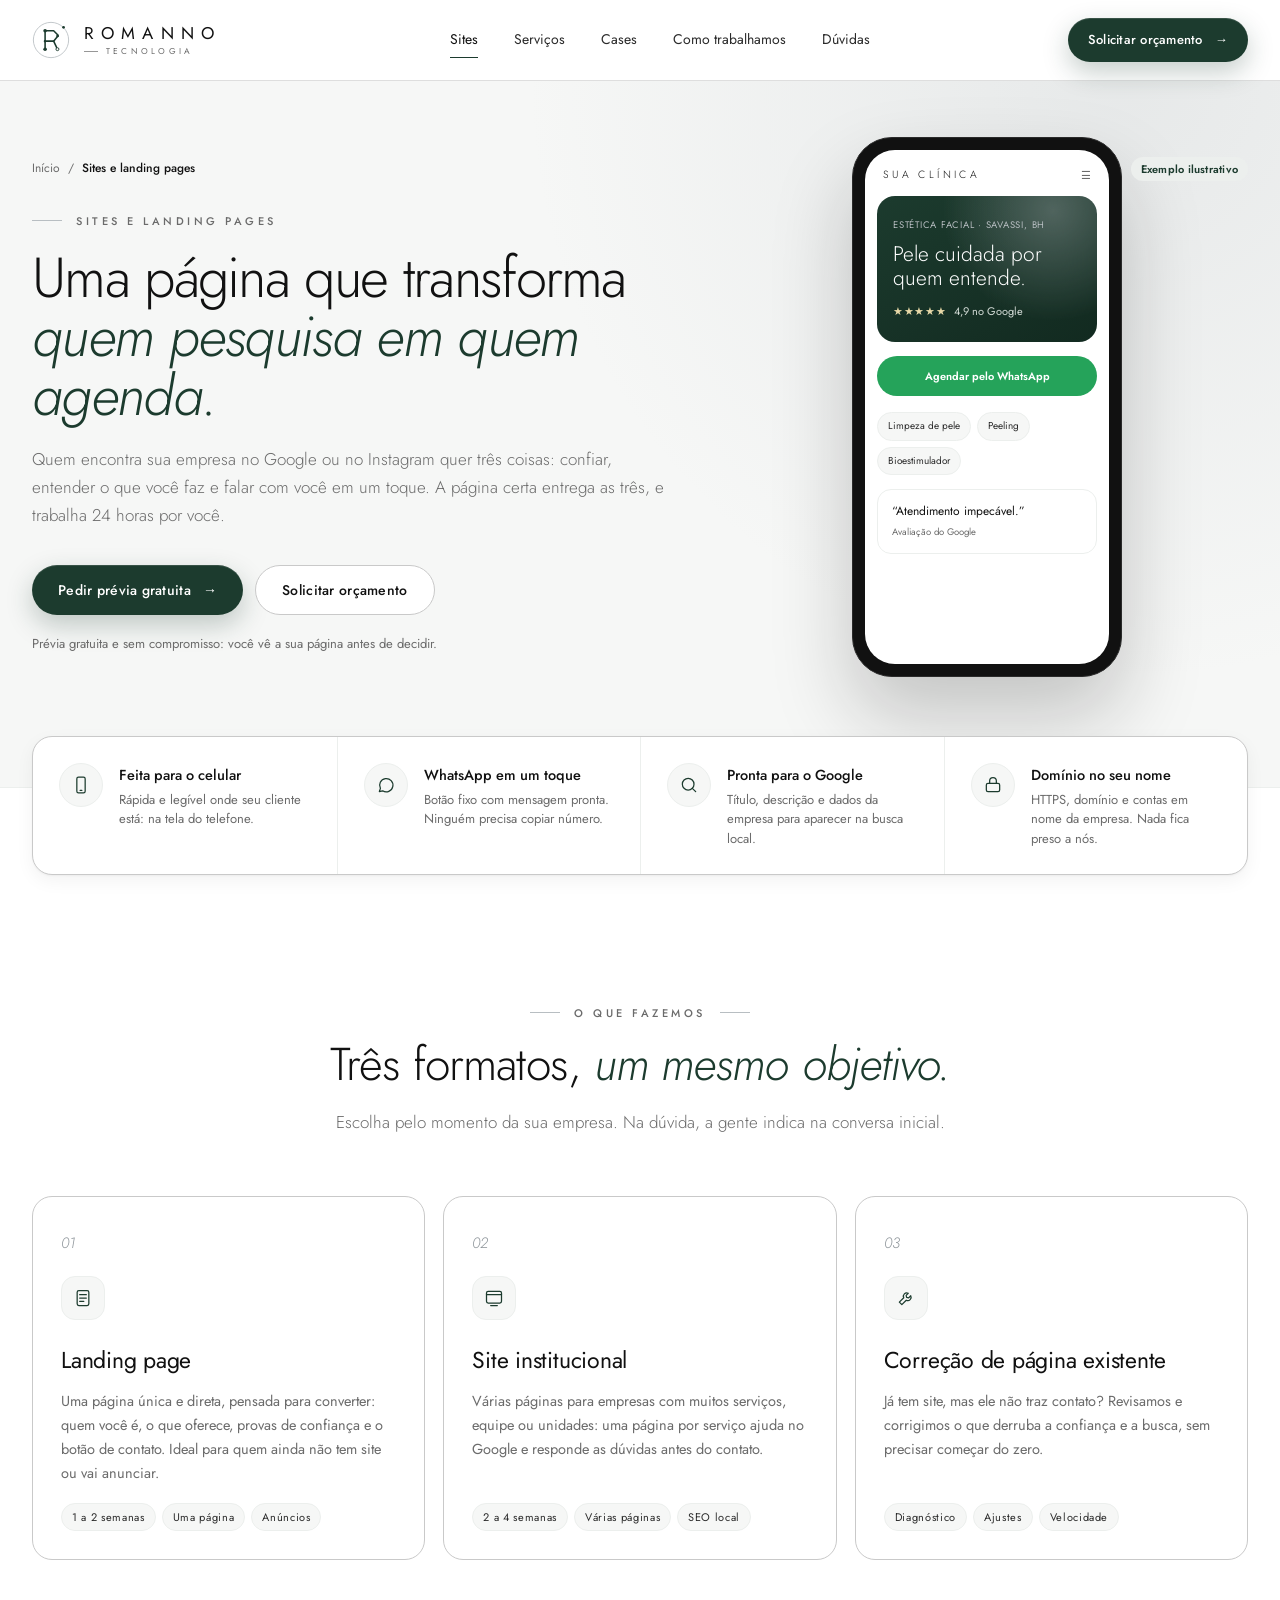
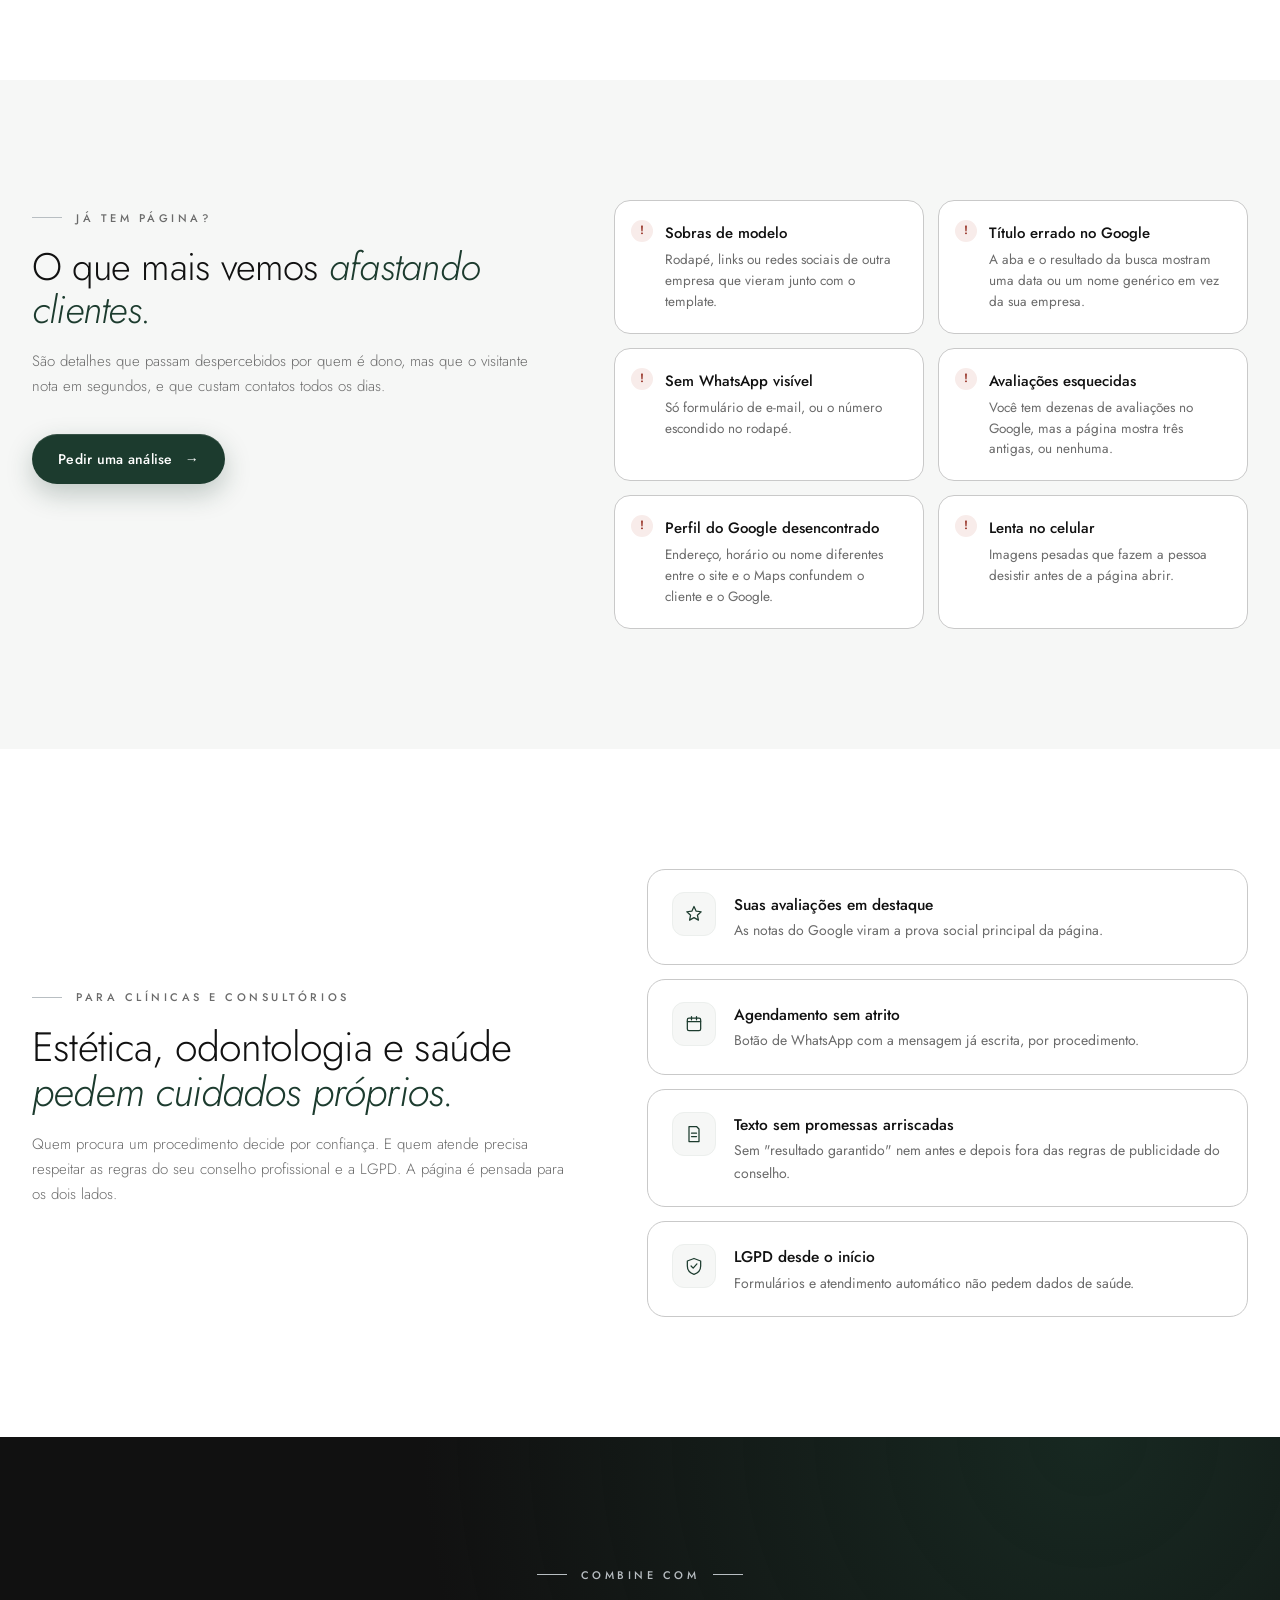
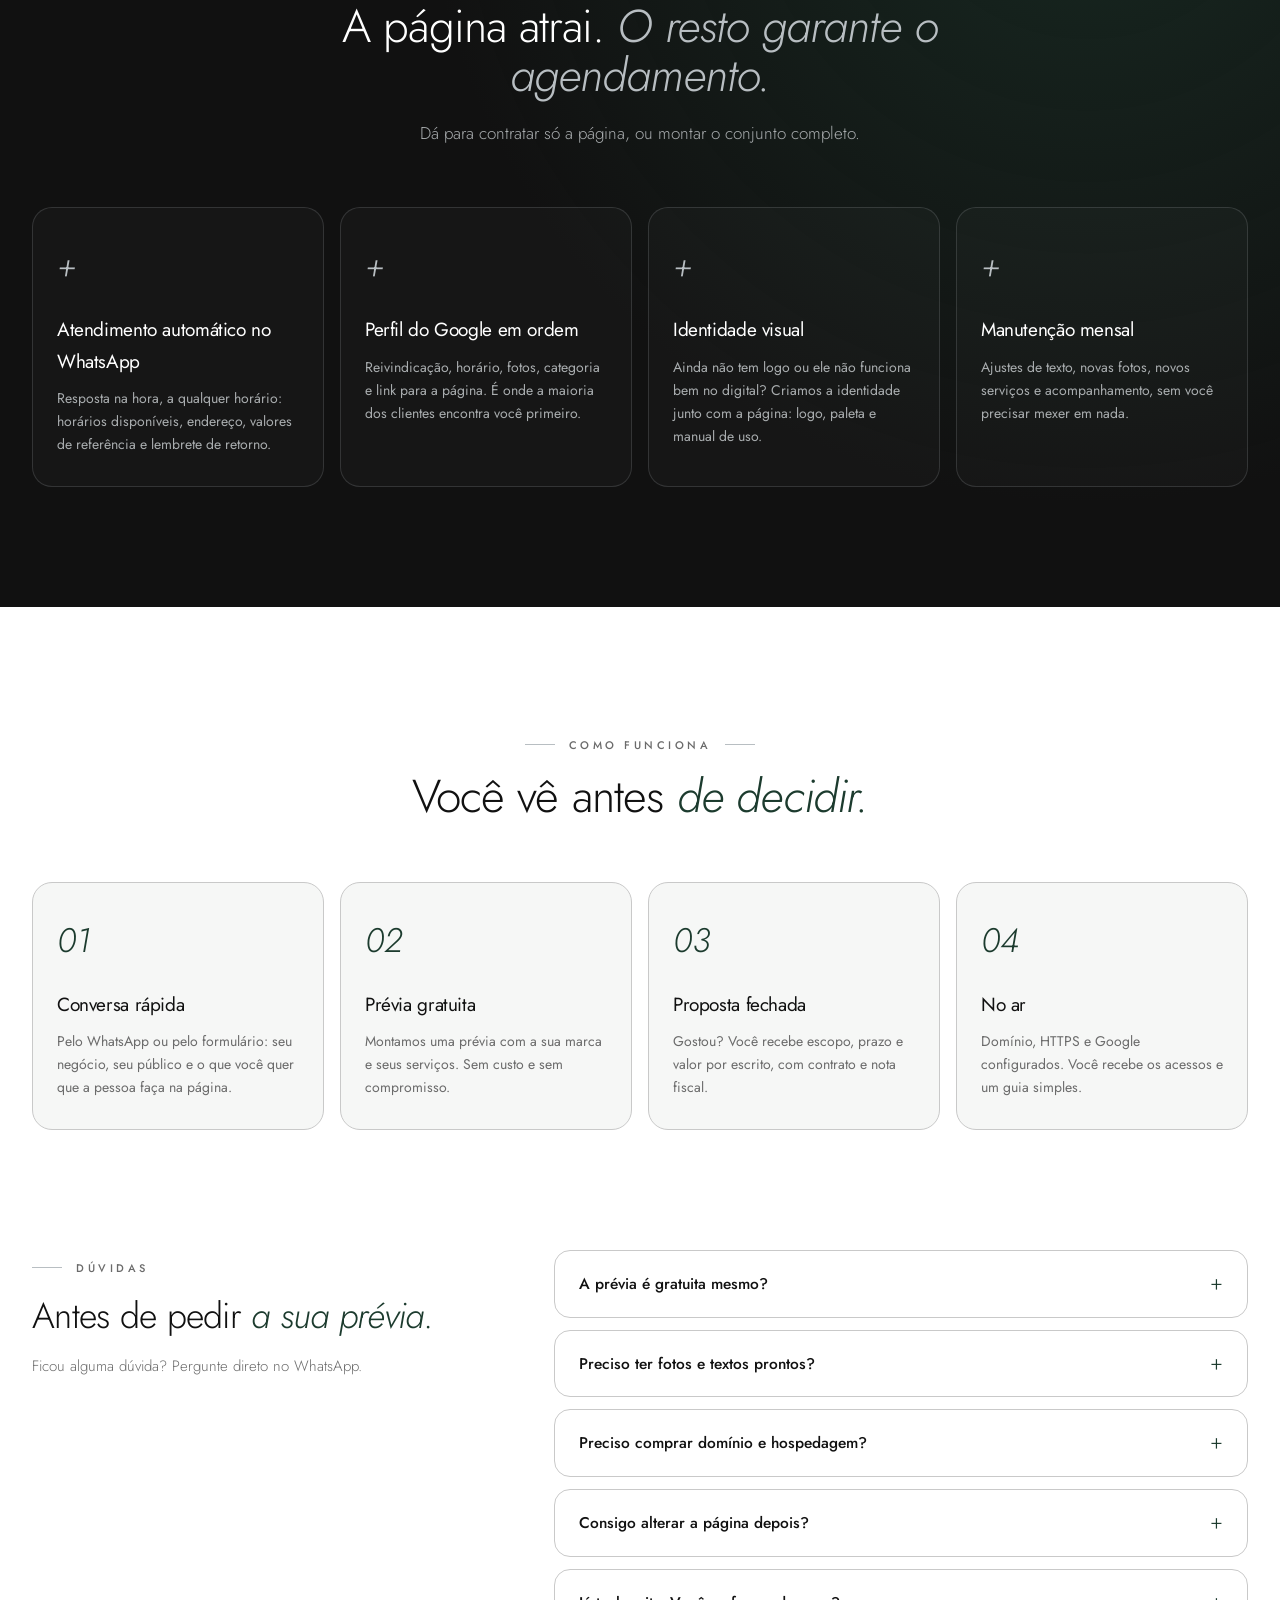
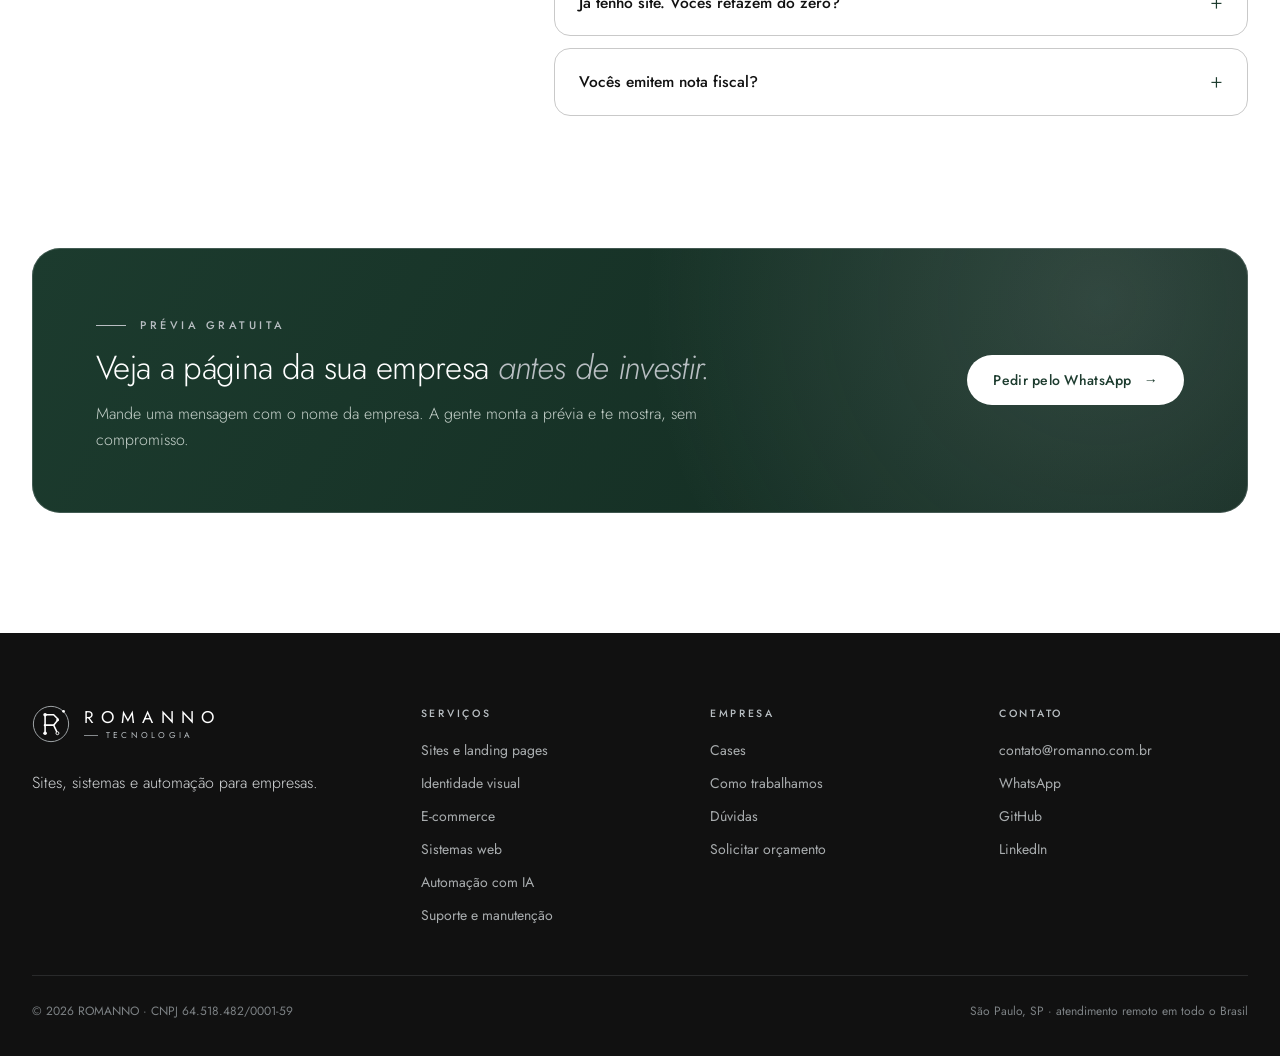
<file: sites/index.html>
<!DOCTYPE html>
<html lang="pt-BR">
<head>
<meta charset="UTF-8">
<meta name="viewport" content="width=device-width,initial-scale=1">
<title>Sites e landing pages — Romanno Tecnologia</title>
<meta name="description" content="Sites e landing pages rápidos, prontos para o Google e com prévia gratuita antes de fechar.">
<meta name="robots" content="noindex,follow">
<meta property="og:type" content="website">
<meta property="og:site_name" content="Romanno Tecnologia">
<meta property="og:title" content="Sites e landing pages — Romanno Tecnologia">
<meta property="og:description" content="Rápidos, prontos para o Google e com prévia gratuita antes de fechar.">
<meta property="og:url" content="https://romanno.com.br/sites/">
<meta property="og:image" content="https://romanno.com.br/assets/img/og/sites.jpg">
<meta property="og:image:width" content="1200">
<meta property="og:image:height" content="627">
<meta name="twitter:card" content="summary_large_image">
<link rel="icon" href="../favicon.ico">
<script>location.replace("../sites.html" + location.hash);</script>
<style>body{font-family:system-ui,sans-serif;display:grid;place-items:center;min-height:100vh;margin:0;color:#1C3B2E}</style>
</head>
<body><p><a href="../sites.html">Abrir a página de sites e landing pages →</a></p></body>
</html>
</file>
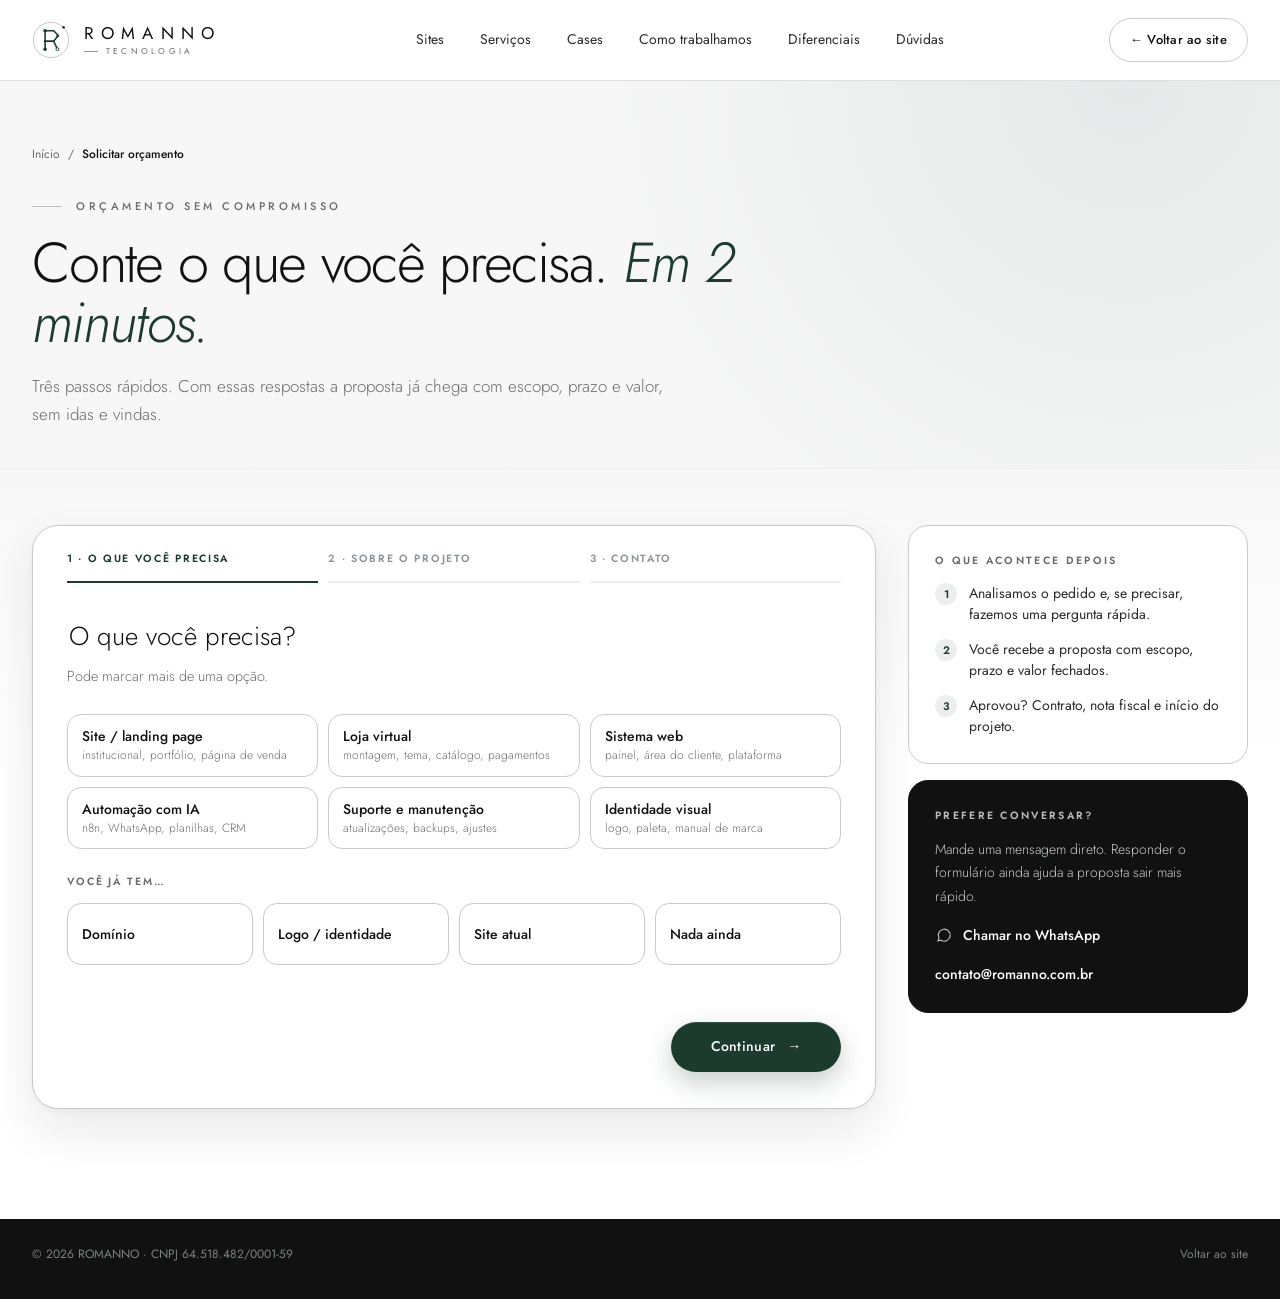
<file: orcamento.html>
<!DOCTYPE html>
<html lang="pt-BR">
<head>
<meta charset="UTF-8">
<meta name="viewport" content="width=device-width,initial-scale=1">
<title>Solicitar orçamento — ROMANNO</title>
<meta name="description" content="Conte o que você precisa: site, loja virtual, sistema, automação ou suporte. Retorno em até 2 dias úteis.">
<meta name="theme-color" content="#1C3B2E">
<link rel="canonical" href="https://romanno.com.br/orcamento.html">
<meta property="og:title" content="Solicitar orçamento — ROMANNO">
<meta property="og:description" content="Conte o que você precisa: site, loja virtual, sistema, automação ou suporte. Retorno em até 2 dias úteis.">
<meta property="og:url" content="https://romanno.com.br/orcamento.html">
<meta property="og:image" content="https://romanno.com.br/assets/img/og.jpg">
<meta property="og:locale" content="pt_BR">
<meta name="twitter:card" content="summary_large_image">
<link rel="icon" href="favicon.ico" sizes="48x48">
<link rel="icon" href="favicon-192.png" type="image/png" sizes="192x192">
<link rel="icon" href="assets/img/monograma.svg" type="image/svg+xml">
<link rel="apple-touch-icon" href="apple-touch-icon.png">
<link rel="preconnect" href="https://fonts.googleapis.com">
<link rel="preconnect" href="https://fonts.gstatic.com" crossorigin>
<link href="https://fonts.googleapis.com/css2?family=Jost:ital,wght@0,300;0,400;0,500;0,600;1,300;1,400&display=swap" rel="stylesheet">
<link rel="stylesheet" href="assets/css/style.css">
<script>document.documentElement.classList.add("js")</script>
<script src="assets/js/config.js"></script>
<script src="assets/js/main.js" defer></script>
<script src="assets/js/orcamento.js" defer></script>
</head>
<body>

<header class="header">
  <div class="container nav">
    <a class="brand" href="./" aria-label="ROMANNO — início">
      <svg class="brand-mark" viewBox="252 195 360 360" fill="none" aria-hidden="true"><circle cx="432" cy="375" r="167" stroke="#B8BEC2" stroke-width="8"/><circle cx="551" cy="255" r="13" fill="currentColor"/><g stroke="currentColor" stroke-width="15" stroke-linecap="round" stroke-linejoin="round"><path d="M376 287V461"/><path d="M376 287H457L495 325V339L457 386H376"/><path d="M457 386L485 444"/></g><g fill="currentColor"><circle cx="376" cy="287" r="17"/><circle cx="376" cy="462" r="17"/><circle cx="374" cy="387" r="11"/><circle cx="495" cy="337" r="13"/></g><circle cx="493" cy="462" r="14" stroke="currentColor" stroke-width="9"/></svg>
      <span class="brand-text"><b>ROMANNO</b><small>Tecnologia</small></span>
    </a>
    <nav class="menu" aria-label="Principal">
      <a href="sites.html">Sites</a>
      <a href="./#servicos">Serviços</a>
      <a href="./#cases">Cases</a>
      <a href="./#processo">Como trabalhamos</a>
      <a href="./#diferenciais">Diferenciais</a>
      <a href="./#faq">Dúvidas</a>
    </nav>
    <div class="nav-actions"><a class="btn" href="./">← Voltar ao site</a></div>
    <button class="menu-toggle" aria-label="Abrir menu" aria-expanded="false"><span></span></button>
  </div>
</header>

<main>
  <section class="page-hero">
    <div class="container">
      <nav class="crumb" aria-label="Você está em"><a href="./">Início</a><span>/</span><b>Solicitar orçamento</b></nav>
      <div class="eyebrow">Orçamento sem compromisso</div>
      <h1>Conte o que você precisa. <em>Em 2 minutos.</em></h1>
      <p class="lead">Três passos rápidos. Com essas respostas a proposta já chega com escopo, prazo e valor, sem idas e vindas.</p>
    </div>
  </section>

  <section class="quote-wrap">
    <div class="container quote-grid">
      <div class="form-shell">
        <div class="progress" aria-hidden="true">
          <div class="active" data-p="1">1 · O que você precisa</div>
          <div data-p="2">2 · Sobre o projeto</div>
          <div data-p="3">3 · Contato</div>
        </div>

        <form class="form" id="quoteForm" novalidate>
          <!-- honeypot anti-spam -->
          <div class="hp" aria-hidden="true"><label>Não preencha<input type="text" name="_hp" tabindex="-1" autocomplete="off"></label></div>

          <!-- ETAPA 1 -->
          <fieldset class="form-step active" data-step="1" style="border:0;padding:0;margin:0">
            <legend class="form-title">O que você precisa?</legend>
            <p class="form-sub">Pode marcar mais de uma opção.</p>
            <div class="choices" role="group" aria-label="Serviços">
              <div class="choice"><input type="checkbox" id="s1" name="servicos" value="Site / landing page"><label for="s1">Site / landing page<small>institucional, portfólio, página de venda</small></label></div>
              <div class="choice"><input type="checkbox" id="s2" name="servicos" value="E-commerce"><label for="s2">Loja virtual<small>montagem, tema, catálogo, pagamentos</small></label></div>
              <div class="choice"><input type="checkbox" id="s3" name="servicos" value="Sistema web"><label for="s3">Sistema web<small>painel, área do cliente, plataforma</small></label></div>
              <div class="choice"><input type="checkbox" id="s4" name="servicos" value="Automação com IA"><label for="s4">Automação com IA<small>n8n, WhatsApp, planilhas, CRM</small></label></div>
              <div class="choice"><input type="checkbox" id="s5" name="servicos" value="Suporte e manutenção"><label for="s5">Suporte e manutenção<small>atualizações, backups, ajustes</small></label></div>
              <div class="choice"><input type="checkbox" id="s6" name="servicos" value="Identidade visual"><label for="s6">Identidade visual<small>logo, paleta, manual de marca</small></label></div>
            </div>

            <p class="group-title">Você já tem…</p>
            <div class="choices four" role="group" aria-label="O que já existe">
              <div class="choice"><input type="checkbox" id="t1" name="ja_tem" value="Domínio"><label for="t1">Domínio</label></div>
              <div class="choice"><input type="checkbox" id="t2" name="ja_tem" value="Logo / identidade"><label for="t2">Logo / identidade</label></div>
              <div class="choice"><input type="checkbox" id="t3" name="ja_tem" value="Site atual"><label for="t3">Site atual</label></div>
              <div class="choice"><input type="checkbox" id="t4" name="ja_tem" value="Nada ainda"><label for="t4">Nada ainda</label></div>
            </div>
            <p class="err" data-err="1" role="alert"></p>
            <div class="form-actions"><span></span><button type="button" class="btn primary" data-next>Continuar <span class="arr">→</span></button></div>
          </fieldset>

          <!-- ETAPA 2 -->
          <fieldset class="form-step" data-step="2" style="border:0;padding:0;margin:0">
            <legend class="form-title">Sobre o projeto</legend>
            <p class="form-sub">Quanto mais contexto, mais precisa fica a proposta.</p>
            <div class="grid2">
              <div class="field full"><label for="descricao">Descreva o projeto</label><textarea id="descricao" name="descricao" placeholder="Ex.: tenho uma loja de roupas no Instagram e quero vender pelo site, com frete calculado e aviso no WhatsApp quando entrar pedido." required></textarea></div>
              <div class="field"><label for="prazo">Prazo desejado</label>
                <select id="prazo" name="prazo">
                  <option value="Sem pressa">Sem pressa</option>
                  <option value="Até 1 mês">Até 1 mês</option>
                  <option value="1 a 3 meses">1 a 3 meses</option>
                  <option value="Urgente (menos de 2 semanas)">Urgente (menos de 2 semanas)</option>
                </select>
              </div>
              <div class="field"><label for="referencia">Site de referência <small>(opcional)</small></label><input id="referencia" name="referencia" type="url" placeholder="https://"></div>
            </div>
            <p class="group-title" style="margin-top:24px">Faixa de investimento</p>
            <div class="choices four" role="radiogroup" aria-label="Faixa de investimento">
              <div class="choice"><input type="radio" id="i1" name="investimento" value="Até R$ 2 mil"><label for="i1">Até R$ 2 mil</label></div>
              <div class="choice"><input type="radio" id="i2" name="investimento" value="R$ 2 a 5 mil"><label for="i2">R$ 2 a 5 mil</label></div>
              <div class="choice"><input type="radio" id="i3" name="investimento" value="R$ 5 a 15 mil"><label for="i3">R$ 5 a 15 mil</label></div>
              <div class="choice"><input type="radio" id="i4" name="investimento" value="Ainda não sei"><label for="i4">Ainda não sei</label></div>
            </div>
            <p class="err" data-err="2" role="alert"></p>
            <div class="form-actions"><button type="button" class="btn" data-prev>← Voltar</button><button type="button" class="btn primary" data-next>Continuar <span class="arr">→</span></button></div>
          </fieldset>

          <!-- ETAPA 3 -->
          <fieldset class="form-step" data-step="3" style="border:0;padding:0;margin:0">
            <legend class="form-title">Para onde mandamos a proposta?</legend>
            <p class="form-sub">Retorno em até 2 dias úteis.</p>
            <div class="grid2">
              <div class="field"><label for="nome">Nome</label><input id="nome" name="nome" autocomplete="name" required></div>
              <div class="field"><label for="empresa">Empresa <small>(opcional)</small></label><input id="empresa" name="empresa" autocomplete="organization"></div>
              <div class="field"><label for="email">E-mail</label><input id="email" name="email" type="email" autocomplete="email" required></div>
              <div class="field"><label for="whatsapp">WhatsApp</label><input id="whatsapp" name="whatsapp" type="tel" inputmode="tel" autocomplete="tel" placeholder="(31) 99999-9999" required></div>
              <div class="field full"><label for="contato_pref">Prefere contato por</label>
                <select id="contato_pref" name="contato_pref"><option>WhatsApp</option><option>E-mail</option><option>Videochamada</option></select>
              </div>
            </div>
            <div class="summary" id="summary"></div>
            <label class="checkline"><input type="checkbox" id="lgpd" name="lgpd" required> Autorizo o uso destes dados somente para o envio da proposta e o contato sobre este projeto (LGPD).</label>
            <p class="err" data-err="3" role="alert"></p>
            <div class="form-actions"><button type="button" class="btn" data-prev>← Voltar</button><button type="submit" class="btn primary" id="sendBtn">Enviar pedido <span class="arr">→</span></button></div>
          </fieldset>

          <!-- SUCESSO -->
          <div class="form-step success" data-step="4" aria-live="polite">
            <div class="success-mark"><svg viewBox="0 0 24 24"><path d="M5 12.5l4.5 4.5L19 7.5"/></svg></div>
            <h2 class="form-title">Pedido recebido.</h2>
            <p class="form-sub" id="successMsg">Você recebe a proposta em até 2 dias úteis. Guarde o protocolo:</p>
            <span class="protocol" id="protocol"></span>
            <div class="form-actions" style="justify-content:center"><a class="btn" href="./">Voltar ao site</a></div>
          </div>
        </form>
      </div>

      <aside class="aside">
        <div class="aside-card">
          <h4>O que acontece depois</h4>
          <ol>
            <li>Analisamos o pedido e, se precisar, fazemos uma pergunta rápida.</li>
            <li>Você recebe a proposta com escopo, prazo e valor fechados.</li>
            <li>Aprovou? Contrato, nota fiscal e início do projeto.</li>
          </ol>
        </div>
        <div class="aside-card dark">
          <h4>Prefere conversar?</h4>
          <p>Mande uma mensagem direto. Responder o formulário ainda ajuda a proposta sair mais rápido.</p>
          <a class="wa" data-whatsapp href="#"><svg viewBox="0 0 24 24"><path d="M4 20l1.3-3.9A8 8 0 1 1 8 19z"/></svg>Chamar no WhatsApp</a>
          <a class="wa" data-email href="#"><svg viewBox="0 0 24 24"><rect x="3" y="5" width="18" height="14" rx="2"/><path d="M3 7l9 6 9-6"/></svg></a>
        </div>
      </aside>
    </div>
  </section>
</main>

<footer class="footer">
  <div class="container">
    <div class="footer-bottom" style="border-top:0"><span>© <span data-year>2026</span> ROMANNO · CNPJ 64.518.482/0001-59</span><span><a href="./">Voltar ao site</a></span></div>
  </div>
</footer>
</body>
</html>
</file>
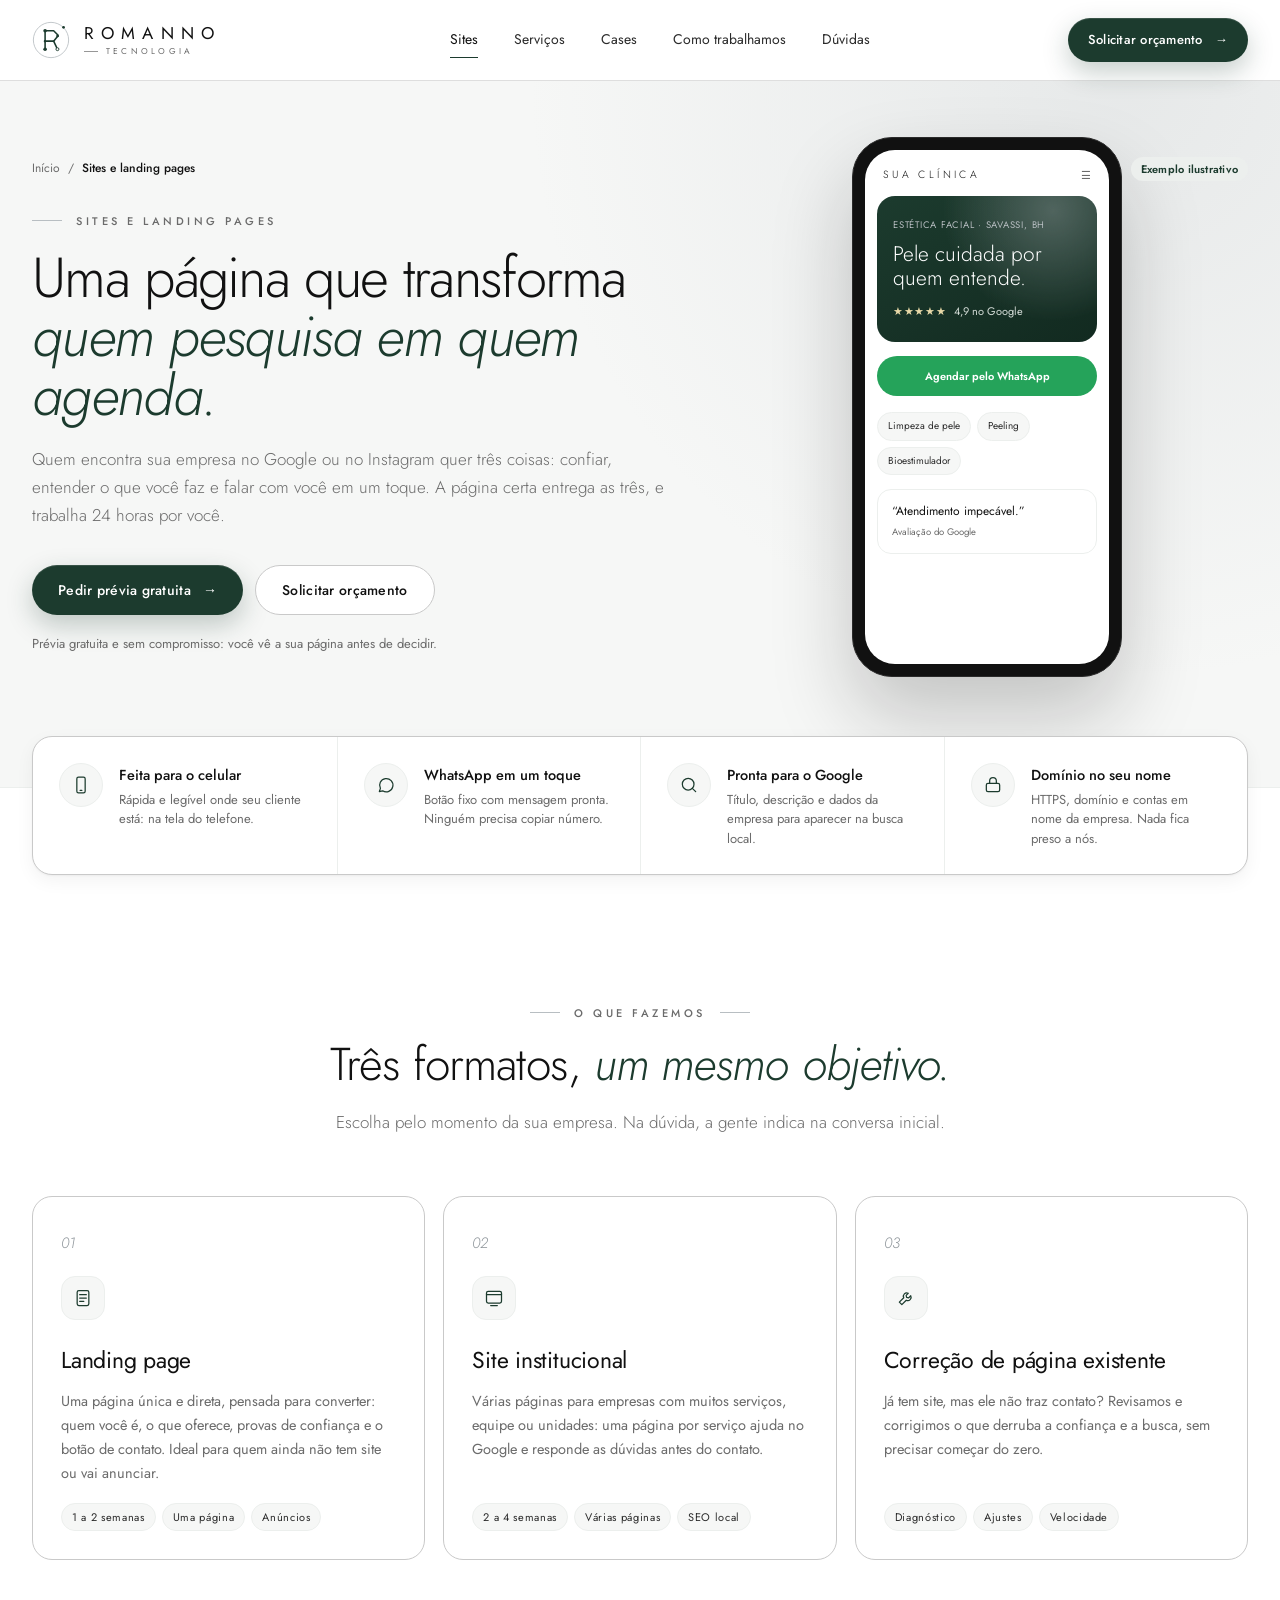
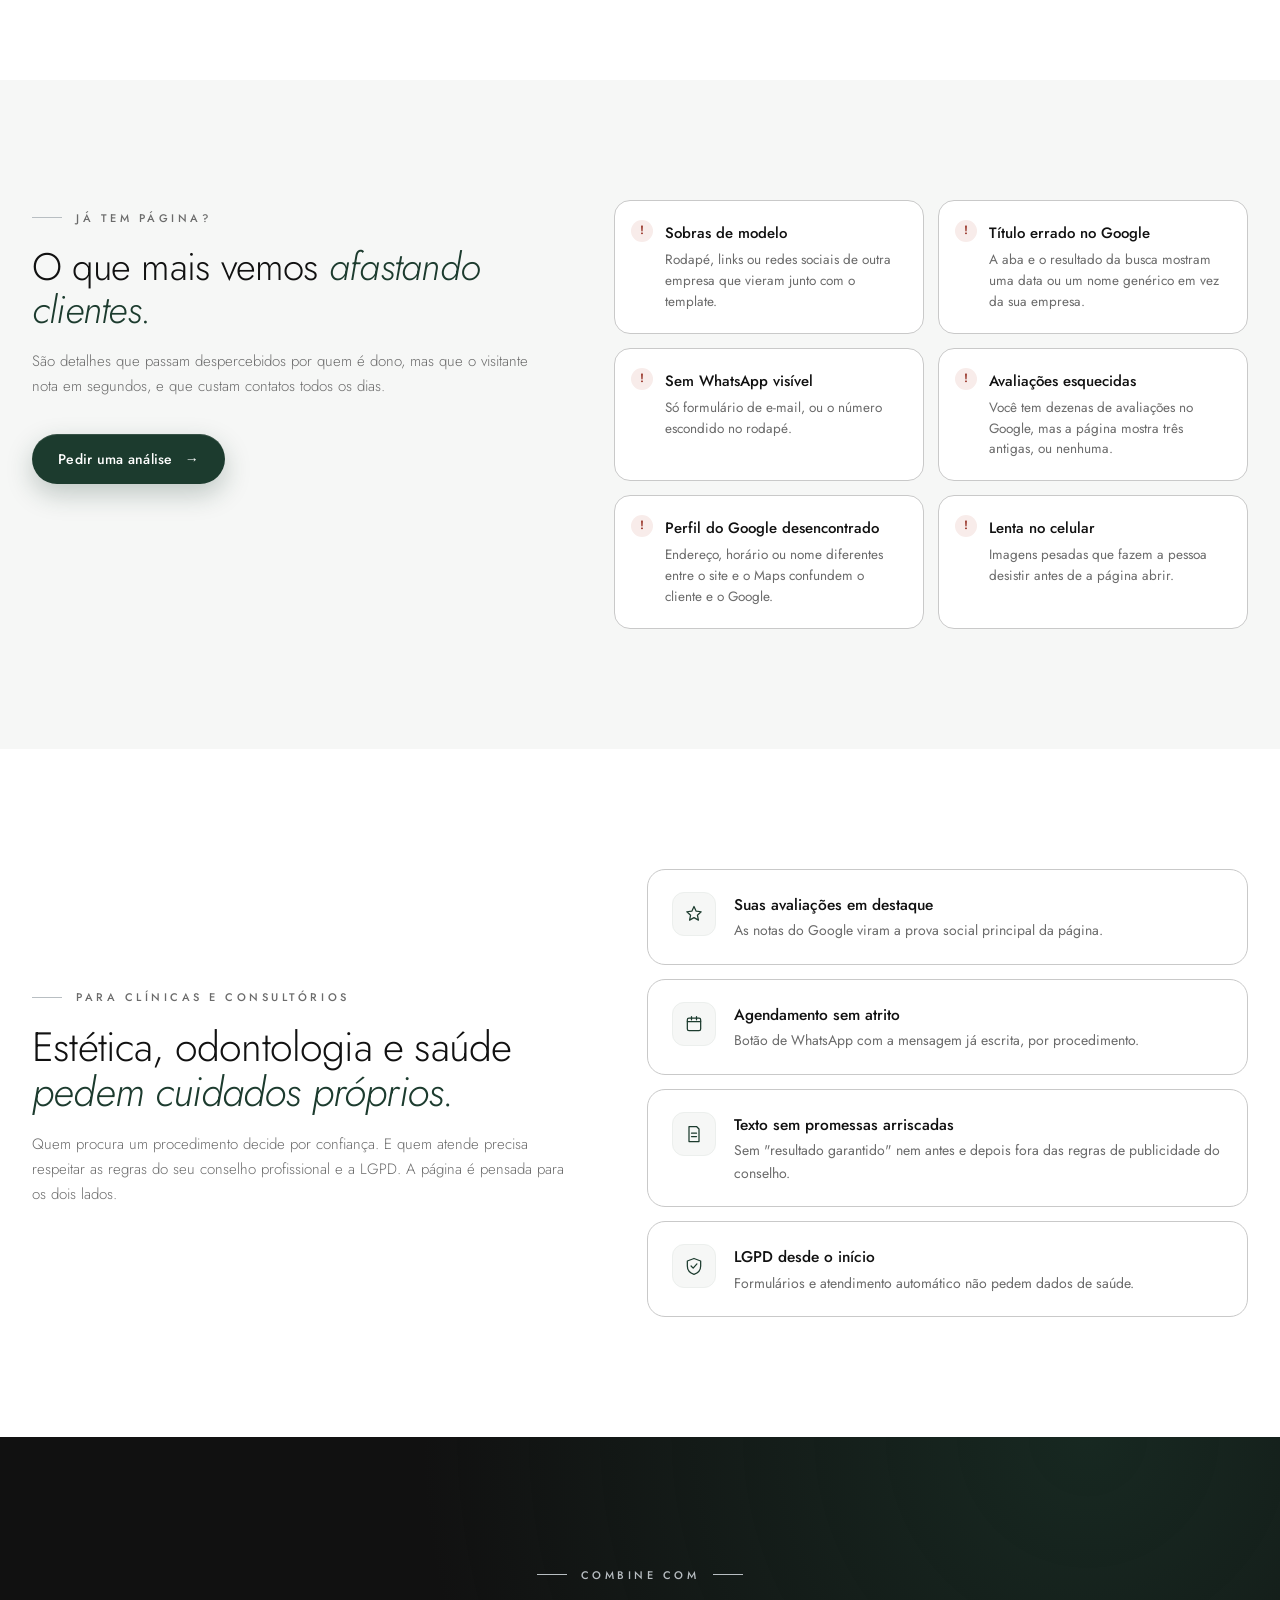
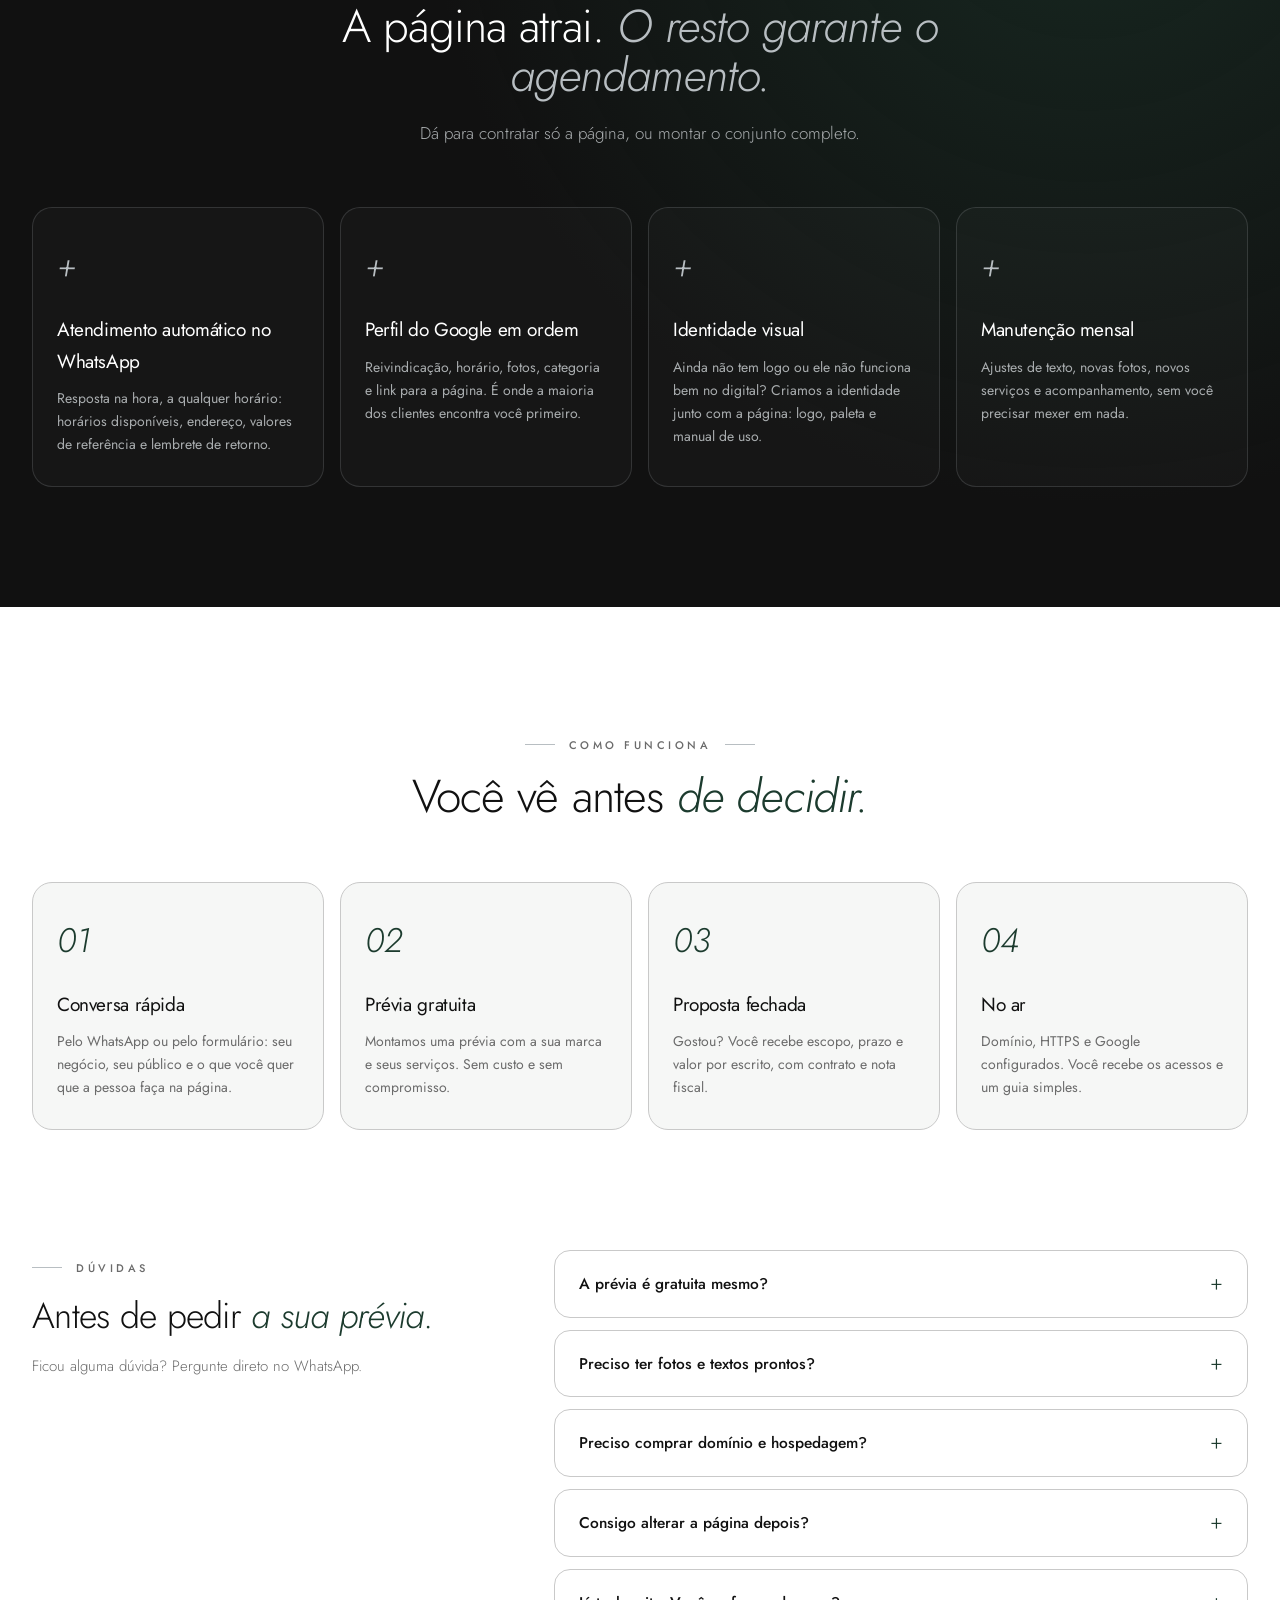
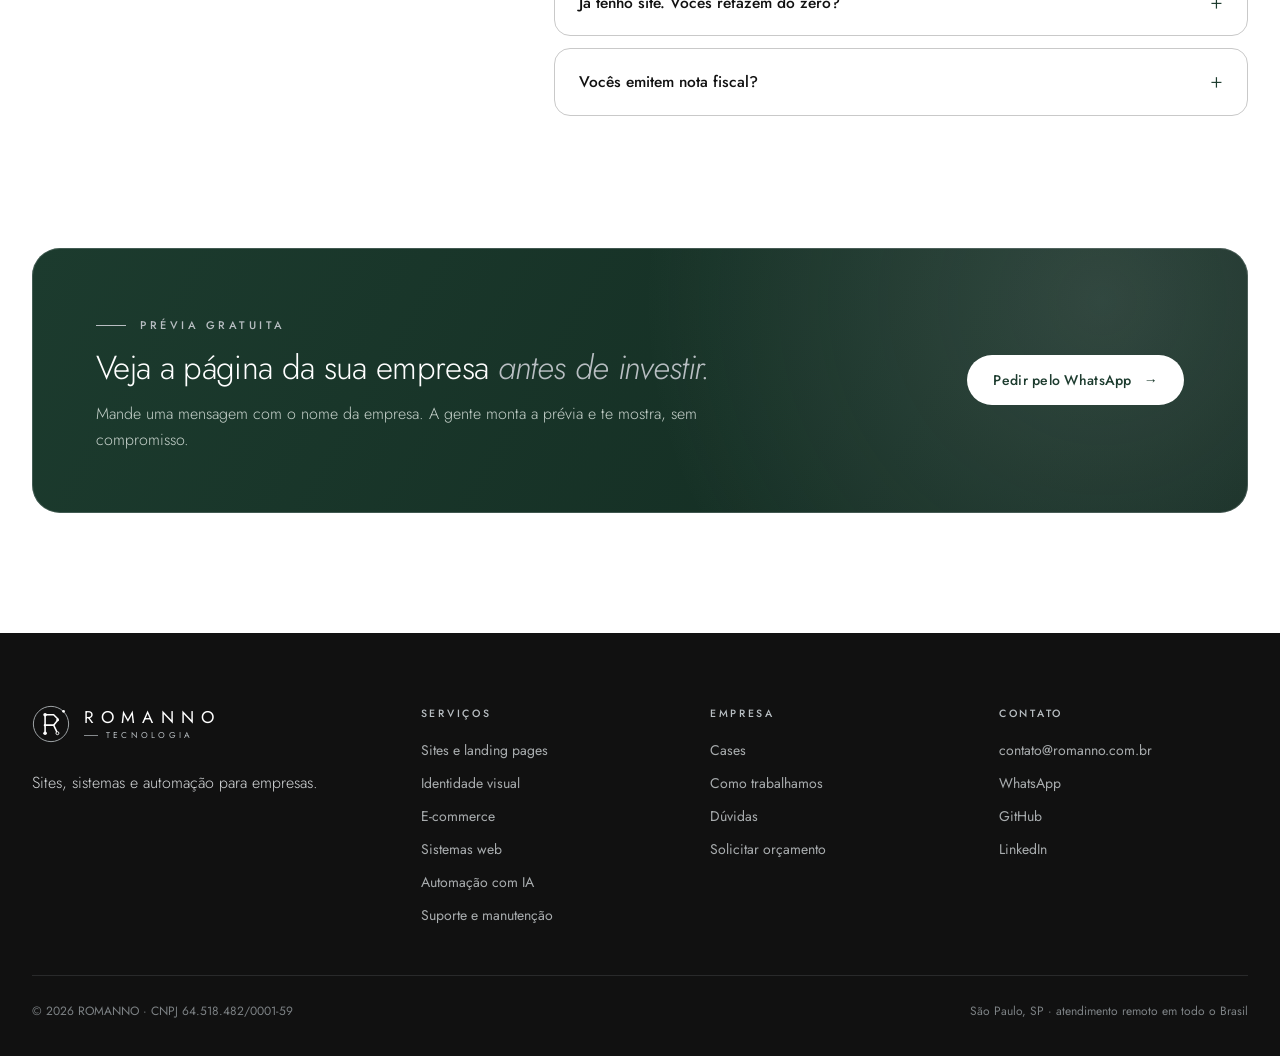
<file: sites.html>
<!DOCTYPE html>
<html lang="pt-BR">
<head>
<meta charset="UTF-8">
<meta name="viewport" content="width=device-width,initial-scale=1">
<title>Sites e landing pages para clínicas e empresas — ROMANNO</title>
<meta name="description" content="Landing pages e sites rápidos, prontos para o Google e com botão de WhatsApp. Para clínicas, consultórios e empresas de todo o Brasil. Peça uma prévia gratuita.">
<meta name="theme-color" content="#1C3B2E">
<link rel="canonical" href="https://romanno.com.br/sites.html">
<meta property="og:title" content="Sites e landing pages — ROMANNO">
<meta property="og:description" content="Uma página que transforma quem pesquisa em quem agenda. Peça uma prévia gratuita.">
<meta property="og:type" content="website">
<meta property="og:url" content="https://romanno.com.br/sites.html">
<meta property="og:image" content="https://romanno.com.br/assets/img/og/sites.jpg">
<meta property="og:locale" content="pt_BR">
<meta name="twitter:card" content="summary_large_image">
<link rel="icon" href="favicon.ico" sizes="48x48">
<link rel="icon" href="favicon-192.png" type="image/png" sizes="192x192">
<link rel="icon" href="assets/img/monograma.svg" type="image/svg+xml">
<link rel="apple-touch-icon" href="apple-touch-icon.png">
<link rel="preconnect" href="https://fonts.googleapis.com">
<link rel="preconnect" href="https://fonts.gstatic.com" crossorigin>
<link href="https://fonts.googleapis.com/css2?family=Jost:ital,wght@0,300;0,400;0,500;0,600;1,300;1,400&display=swap" rel="stylesheet">
<link rel="stylesheet" href="assets/css/style.css">
<script>document.documentElement.classList.add("js")</script>
<script src="assets/js/config.js"></script>
<script src="assets/js/main.js" defer></script>
</head>
<body>

<header class="header">
  <div class="container nav">
    <a class="brand" href="./" aria-label="ROMANNO — início">
      <svg class="brand-mark" viewBox="252 195 360 360" fill="none" aria-hidden="true"><circle cx="432" cy="375" r="167" stroke="#B8BEC2" stroke-width="8"/><circle cx="551" cy="255" r="13" fill="currentColor"/><g stroke="currentColor" stroke-width="15" stroke-linecap="round" stroke-linejoin="round"><path d="M376 287V461"/><path d="M376 287H457L495 325V339L457 386H376"/><path d="M457 386L485 444"/></g><g fill="currentColor"><circle cx="376" cy="287" r="17"/><circle cx="376" cy="462" r="17"/><circle cx="374" cy="387" r="11"/><circle cx="495" cy="337" r="13"/></g><circle cx="493" cy="462" r="14" stroke="currentColor" stroke-width="9"/></svg>
      <span class="brand-text"><b>ROMANNO</b><small>Tecnologia</small></span>
    </a>
    <nav class="menu" aria-label="Principal">
      <a href="sites.html" aria-current="page">Sites</a>
      <a href="./#servicos">Serviços</a>
      <a href="./#cases">Cases</a>
      <a href="./#processo">Como trabalhamos</a>
      <a href="#faq">Dúvidas</a>
    </nav>
    <div class="nav-actions"><a class="btn primary" href="orcamento.html">Solicitar orçamento <span class="arr">→</span></a></div>
    <button class="menu-toggle" aria-label="Abrir menu" aria-expanded="false"><span></span></button>
  </div>
</header>

<main>
  <!-- HERO -->
  <section class="page-hero lp-hero">
    <div class="container lp-hero-grid">
      <div class="reveal">
        <nav class="crumb" aria-label="Você está em"><a href="./">Início</a><span>/</span><b>Sites e landing pages</b></nav>
        <div class="eyebrow">Sites e landing pages</div>
        <h1>Uma página que transforma <em>quem pesquisa em quem agenda.</em></h1>
        <p class="lead">Quem encontra sua empresa no Google ou no Instagram quer três coisas: confiar, entender o que você faz e falar com você em um toque. A página certa entrega as três, e trabalha 24 horas por você.</p>
        <div class="hero-actions">
          <a class="btn primary" data-whatsapp data-wa-text="Olá, Gustavo! Vi a página de sites da Romanno e quero uma prévia gratuita para a minha empresa." href="orcamento.html">Pedir prévia gratuita <span class="arr">→</span></a>
          <a class="btn" href="orcamento.html">Solicitar orçamento</a>
        </div>
        <p class="lp-note">Prévia gratuita e sem compromisso: você vê a sua página antes de decidir.</p>
      </div>

      <div class="lp-visual reveal" aria-hidden="true">
        <div class="lp-phone">
          <div class="lp-phone-in">
            <div class="lp-top"><b>SUA CLÍNICA</b><span>☰</span></div>
            <div class="lp-cover">
              <small>Estética facial · Savassi, BH</small>
              <strong>Pele cuidada por quem entende.</strong>
              <div class="lp-stars">★★★★★ <span>4,9 no Google</span></div>
            </div>
            <div class="lp-cta-mock">Agendar pelo WhatsApp</div>
            <div class="lp-list">
              <span>Limpeza de pele</span><span>Peeling</span><span>Bioestimulador</span>
            </div>
            <div class="lp-review"><b>“Atendimento impecável.”</b><small>Avaliação do Google</small></div>
          </div>
        </div>
        <div class="lp-badge"><span class="pill">Exemplo ilustrativo</span></div>
      </div>
    </div>
  </section>

  <!-- INCLUSO -->
  <section class="strip">
    <div class="container">
      <div class="benefits reveal">
        <div class="benefit"><div class="ic"><svg viewBox="0 0 24 24"><rect x="7" y="2.5" width="10" height="19" rx="2"/><path d="M11 18.5h2"/></svg></div><div><strong>Feita para o celular</strong><span>Rápida e legível onde seu cliente está: na tela do telefone.</span></div></div>
        <div class="benefit"><div class="ic"><svg viewBox="0 0 24 24"><path d="M4 20l1.3-3.9A8 8 0 1 1 8 19z"/></svg></div><div><strong>WhatsApp em um toque</strong><span>Botão fixo com mensagem pronta. Ninguém precisa copiar número.</span></div></div>
        <div class="benefit"><div class="ic"><svg viewBox="0 0 24 24"><circle cx="11" cy="11" r="7"/><path d="M20 20l-4-4"/></svg></div><div><strong>Pronta para o Google</strong><span>Título, descrição e dados da empresa para aparecer na busca local.</span></div></div>
        <div class="benefit"><div class="ic"><svg viewBox="0 0 24 24"><rect x="4" y="10" width="16" height="10" rx="2"/><path d="M8 10V7a4 4 0 0 1 8 0v3"/></svg></div><div><strong>Domínio no seu nome</strong><span>HTTPS, domínio e contas em nome da empresa. Nada fica preso a nós.</span></div></div>
      </div>
    </div>
  </section>

  <!-- TIPOS -->
  <section class="sec" id="tipos">
    <div class="container">
      <div class="sec-head center reveal"><div class="eyebrow">O que fazemos</div><h2>Três formatos, <em>um mesmo objetivo.</em></h2><p>Escolha pelo momento da sua empresa. Na dúvida, a gente indica na conversa inicial.</p></div>
      <div class="services">
        <article class="service reveal">
          <span class="num">01</span>
          <div class="ic"><svg viewBox="0 0 24 24"><rect x="5" y="3" width="14" height="18" rx="2"/><path d="M8 8h8M8 12h8M8 16h5"/></svg></div>
          <h3>Landing page</h3>
          <p>Uma página única e direta, pensada para converter: quem você é, o que oferece, provas de confiança e o botão de contato. Ideal para quem ainda não tem site ou vai anunciar.</p>
          <div class="tags"><span>1 a 2 semanas</span><span>Uma página</span><span>Anúncios</span></div>
        </article>
        <article class="service reveal">
          <span class="num">02</span>
          <div class="ic"><svg viewBox="0 0 24 24"><rect x="3" y="4" width="18" height="14" rx="2"/><path d="M3 8h18M8 21h8"/></svg></div>
          <h3>Site institucional</h3>
          <p>Várias páginas para empresas com muitos serviços, equipe ou unidades: uma página por serviço ajuda no Google e responde as dúvidas antes do contato.</p>
          <div class="tags"><span>2 a 4 semanas</span><span>Várias páginas</span><span>SEO local</span></div>
        </article>
        <article class="service reveal">
          <span class="num">03</span>
          <div class="ic"><svg viewBox="0 0 24 24"><path d="M14.7 6.3a4 4 0 0 0-5.4 5.4L4 17l3 3 5.3-5.3a4 4 0 0 0 5.4-5.4l-2.5 2.5-2.5-.5-.5-2.5z"/></svg></div>
          <h3>Correção de página existente</h3>
          <p>Já tem site, mas ele não traz contato? Revisamos e corrigimos o que derruba a confiança e a busca, sem precisar começar do zero.</p>
          <div class="tags"><span>Diagnóstico</span><span>Ajustes</span><span>Velocidade</span></div>
        </article>
      </div>
    </div>
  </section>

  <!-- CHECKLIST -->
  <section class="sec cases-sec" id="diagnostico">
    <div class="container lp-check-grid">
      <div class="reveal">
        <div class="eyebrow">Já tem página?</div>
        <h2>O que mais vemos <em>afastando clientes.</em></h2>
        <p class="muted">São detalhes que passam despercebidos por quem é dono, mas que o visitante nota em segundos, e que custam contatos todos os dias.</p>
        <div class="hero-actions"><a class="btn primary" href="orcamento.html">Pedir uma análise <span class="arr">→</span></a></div>
      </div>
      <ul class="lp-check reveal">
        <li><b>Sobras de modelo</b><span>Rodapé, links ou redes sociais de outra empresa que vieram junto com o template.</span></li>
        <li><b>Título errado no Google</b><span>A aba e o resultado da busca mostram uma data ou um nome genérico em vez da sua empresa.</span></li>
        <li><b>Sem WhatsApp visível</b><span>Só formulário de e-mail, ou o número escondido no rodapé.</span></li>
        <li><b>Avaliações esquecidas</b><span>Você tem dezenas de avaliações no Google, mas a página mostra três antigas, ou nenhuma.</span></li>
        <li><b>Perfil do Google desencontrado</b><span>Endereço, horário ou nome diferentes entre o site e o Maps confundem o cliente e o Google.</span></li>
        <li><b>Lenta no celular</b><span>Imagens pesadas que fazem a pessoa desistir antes de a página abrir.</span></li>
      </ul>
    </div>
  </section>

  <!-- CLÍNICAS -->
  <section class="sec diff" id="clinicas">
    <div class="container diff-grid">
      <div class="reveal">
        <div class="eyebrow">Para clínicas e consultórios</div>
        <h2>Estética, odontologia e saúde <em>pedem cuidados próprios.</em></h2>
        <p class="muted">Quem procura um procedimento decide por confiança. E quem atende precisa respeitar as regras do seu conselho profissional e a LGPD. A página é pensada para os dois lados.</p>
      </div>
      <div class="diff-list">
        <div class="diff-item reveal"><div class="ic"><svg viewBox="0 0 24 24"><path d="M12 3l2.6 5.6 6 .7-4.5 4.1 1.2 6L12 16.4 6.7 19.4l1.2-6L3.4 9.3l6-.7z"/></svg></div><div><strong>Suas avaliações em destaque</strong><span>As notas do Google viram a prova social principal da página.</span></div></div>
        <div class="diff-item reveal"><div class="ic"><svg viewBox="0 0 24 24"><rect x="4" y="5" width="16" height="15" rx="2"/><path d="M4 9h16M9 3v4M15 3v4"/></svg></div><div><strong>Agendamento sem atrito</strong><span>Botão de WhatsApp com a mensagem já escrita, por procedimento.</span></div></div>
        <div class="diff-item reveal"><div class="ic"><svg viewBox="0 0 24 24"><path d="M6 3h9l3 3v15H6z"/><path d="M9 11h6M9 15h6"/></svg></div><div><strong>Texto sem promessas arriscadas</strong><span>Sem "resultado garantido" nem antes e depois fora das regras de publicidade do conselho.</span></div></div>
        <div class="diff-item reveal"><div class="ic"><svg viewBox="0 0 24 24"><path d="M12 3l8 3v6c0 5-3.5 8.5-8 10-4.5-1.5-8-5-8-10V6z"/><path d="M8.5 12l2.5 2.5 4.5-5"/></svg></div><div><strong>LGPD desde o início</strong><span>Formulários e atendimento automático não pedem dados de saúde.</span></div></div>
      </div>
    </div>
  </section>

  <!-- COMBINE -->
  <section class="sec process" id="combine">
    <div class="container">
      <div class="sec-head center reveal"><div class="eyebrow">Combine com</div><h2>A página atrai. <em>O resto garante o agendamento.</em></h2><p>Dá para contratar só a página, ou montar o conjunto completo.</p></div>
      <div class="steps lp-steps3">
        <div class="step reveal"><span class="n">+</span><h3>Atendimento automático no WhatsApp</h3><p>Resposta na hora, a qualquer horário: horários disponíveis, endereço, valores de referência e lembrete de retorno.</p></div>
        <div class="step reveal"><span class="n">+</span><h3>Perfil do Google em ordem</h3><p>Reivindicação, horário, fotos, categoria e link para a página. É onde a maioria dos clientes encontra você primeiro.</p></div>
        <div class="step reveal"><span class="n">+</span><h3>Identidade visual</h3><p>Ainda não tem logo ou ele não funciona bem no digital? Criamos a identidade junto com a página: logo, paleta e manual de uso.</p></div>
        <div class="step reveal"><span class="n">+</span><h3>Manutenção mensal</h3><p>Ajustes de texto, novas fotos, novos serviços e acompanhamento, sem você precisar mexer em nada.</p></div>
      </div>
    </div>
  </section>

  <!-- PROCESSO -->
  <section class="sec" id="processo">
    <div class="container">
      <div class="sec-head center reveal"><div class="eyebrow">Como funciona</div><h2>Você vê antes <em>de decidir.</em></h2></div>
      <div class="steps lp-steps4">
        <div class="step lp-step reveal"><span class="n">01</span><h3>Conversa rápida</h3><p>Pelo WhatsApp ou pelo formulário: seu negócio, seu público e o que você quer que a pessoa faça na página.</p></div>
        <div class="step lp-step reveal"><span class="n">02</span><h3>Prévia gratuita</h3><p>Montamos uma prévia com a sua marca e seus serviços. Sem custo e sem compromisso.</p></div>
        <div class="step lp-step reveal"><span class="n">03</span><h3>Proposta fechada</h3><p>Gostou? Você recebe escopo, prazo e valor por escrito, com contrato e nota fiscal.</p></div>
        <div class="step lp-step reveal"><span class="n">04</span><h3>No ar</h3><p>Domínio, HTTPS e Google configurados. Você recebe os acessos e um guia simples.</p></div>
      </div>
    </div>
  </section>

  <!-- FAQ -->
  <section class="sec faq" id="faq" style="padding-top:0">
    <div class="container faq-grid">
      <div class="reveal"><div class="eyebrow">Dúvidas</div><h2>Antes de pedir <em>a sua prévia.</em></h2><p class="muted">Ficou alguma dúvida? Pergunte direto no WhatsApp.</p></div>
      <div class="reveal">
        <details class="q"><summary>A prévia é gratuita mesmo?</summary><p>Sim. Você vê uma prévia da sua página com a sua marca antes de decidir. Se não gostar, não paga nada e não fica devendo nada.</p></details>
        <details class="q"><summary>Preciso ter fotos e textos prontos?</summary><p>Não. Usamos o que já existe no seu Instagram e no Google e escrevemos os textos com você. Fotos profissionais ajudam, mas não são obrigatórias para começar.</p></details>
        <details class="q"><summary>Preciso comprar domínio e hospedagem?</summary><p>Orientamos e configuramos tudo, sempre em nome da sua empresa. Para landing pages, a hospedagem costuma ter custo baixo ou nenhum.</p></details>
        <details class="q"><summary>Consigo alterar a página depois?</summary><p>Sim. Pequenos ajustes podem ser pedidos a qualquer momento, avulsos ou no plano de manutenção mensal.</p></details>
        <details class="q"><summary>Já tenho site. Vocês refazem do zero?</summary><p>Nem sempre é preciso. Primeiro fazemos um diagnóstico; muitas vezes corrigir título, botão de contato, avaliações e velocidade já resolve.</p></details>
        <details class="q"><summary>Vocês emitem nota fiscal?</summary><p>Sim. O atendimento é feito por empresa formalizada, com contrato e nota fiscal de serviço.</p></details>
      </div>
    </div>
  </section>

  <!-- CTA -->
  <section class="cta">
    <div class="container">
      <div class="cta-band reveal">
        <div>
          <div class="eyebrow">Prévia gratuita</div>
          <h3>Veja a página da sua empresa <em>antes de investir.</em></h3>
          <p>Mande uma mensagem com o nome da empresa. A gente monta a prévia e te mostra, sem compromisso.</p>
        </div>
        <a class="btn" data-whatsapp data-wa-text="Olá, Gustavo! Quero uma prévia gratuita da página da minha empresa." href="orcamento.html">Pedir pelo WhatsApp <span class="arr">→</span></a>
      </div>
    </div>
  </section>
</main>

<footer class="footer">
  <div class="container">
    <div class="footer-top">
      <div>
        <a class="brand" href="./" style="color:#fff"><svg class="brand-mark" viewBox="252 195 360 360" fill="none" aria-hidden="true"><circle cx="432" cy="375" r="167" stroke="#B8BEC2" stroke-width="8"/><circle cx="551" cy="255" r="13" fill="currentColor"/><g stroke="currentColor" stroke-width="15" stroke-linecap="round" stroke-linejoin="round"><path d="M376 287V461"/><path d="M376 287H457L495 325V339L457 386H376"/><path d="M457 386L485 444"/></g><g fill="currentColor"><circle cx="376" cy="287" r="17"/><circle cx="376" cy="462" r="17"/><circle cx="374" cy="387" r="11"/><circle cx="495" cy="337" r="13"/></g><circle cx="493" cy="462" r="14" stroke="currentColor" stroke-width="9"/></svg><span class="brand-text"><b>ROMANNO</b><small>Tecnologia</small></span></a>
        <p class="footer-tag">Sites, sistemas e automação para empresas.</p>
      </div>
      <div><h4>Serviços</h4><ul><li><a href="sites.html">Sites e landing pages</a></li><li><a href="./#servicos">Identidade visual</a></li><li><a href="./#servicos">E-commerce</a></li><li><a href="./#servicos">Sistemas web</a></li><li><a href="./#servicos">Automação com IA</a></li><li><a href="./#servicos">Suporte e manutenção</a></li></ul></div>
      <div><h4>Empresa</h4><ul><li><a href="./#cases">Cases</a></li><li><a href="./#processo">Como trabalhamos</a></li><li><a href="./#faq">Dúvidas</a></li><li><a href="orcamento.html">Solicitar orçamento</a></li></ul></div>
      <div><h4>Contato</h4><ul><li><a data-email href="#"></a></li><li><a data-whatsapp href="#">WhatsApp</a></li><li><a href="https://github.com/gustavoromanno" target="_blank" rel="noopener">GitHub</a></li><li><a href="https://linkedin.com/in/gustavoromanno" target="_blank" rel="noopener">LinkedIn</a></li></ul></div>
    </div>
    <div class="footer-bottom"><span>© <span data-year>2026</span> ROMANNO · CNPJ 64.518.482/0001-59</span><span>São Paulo, SP · atendimento remoto em todo o Brasil</span></div>
  </div>
</footer>
</body>
</html>
</file>
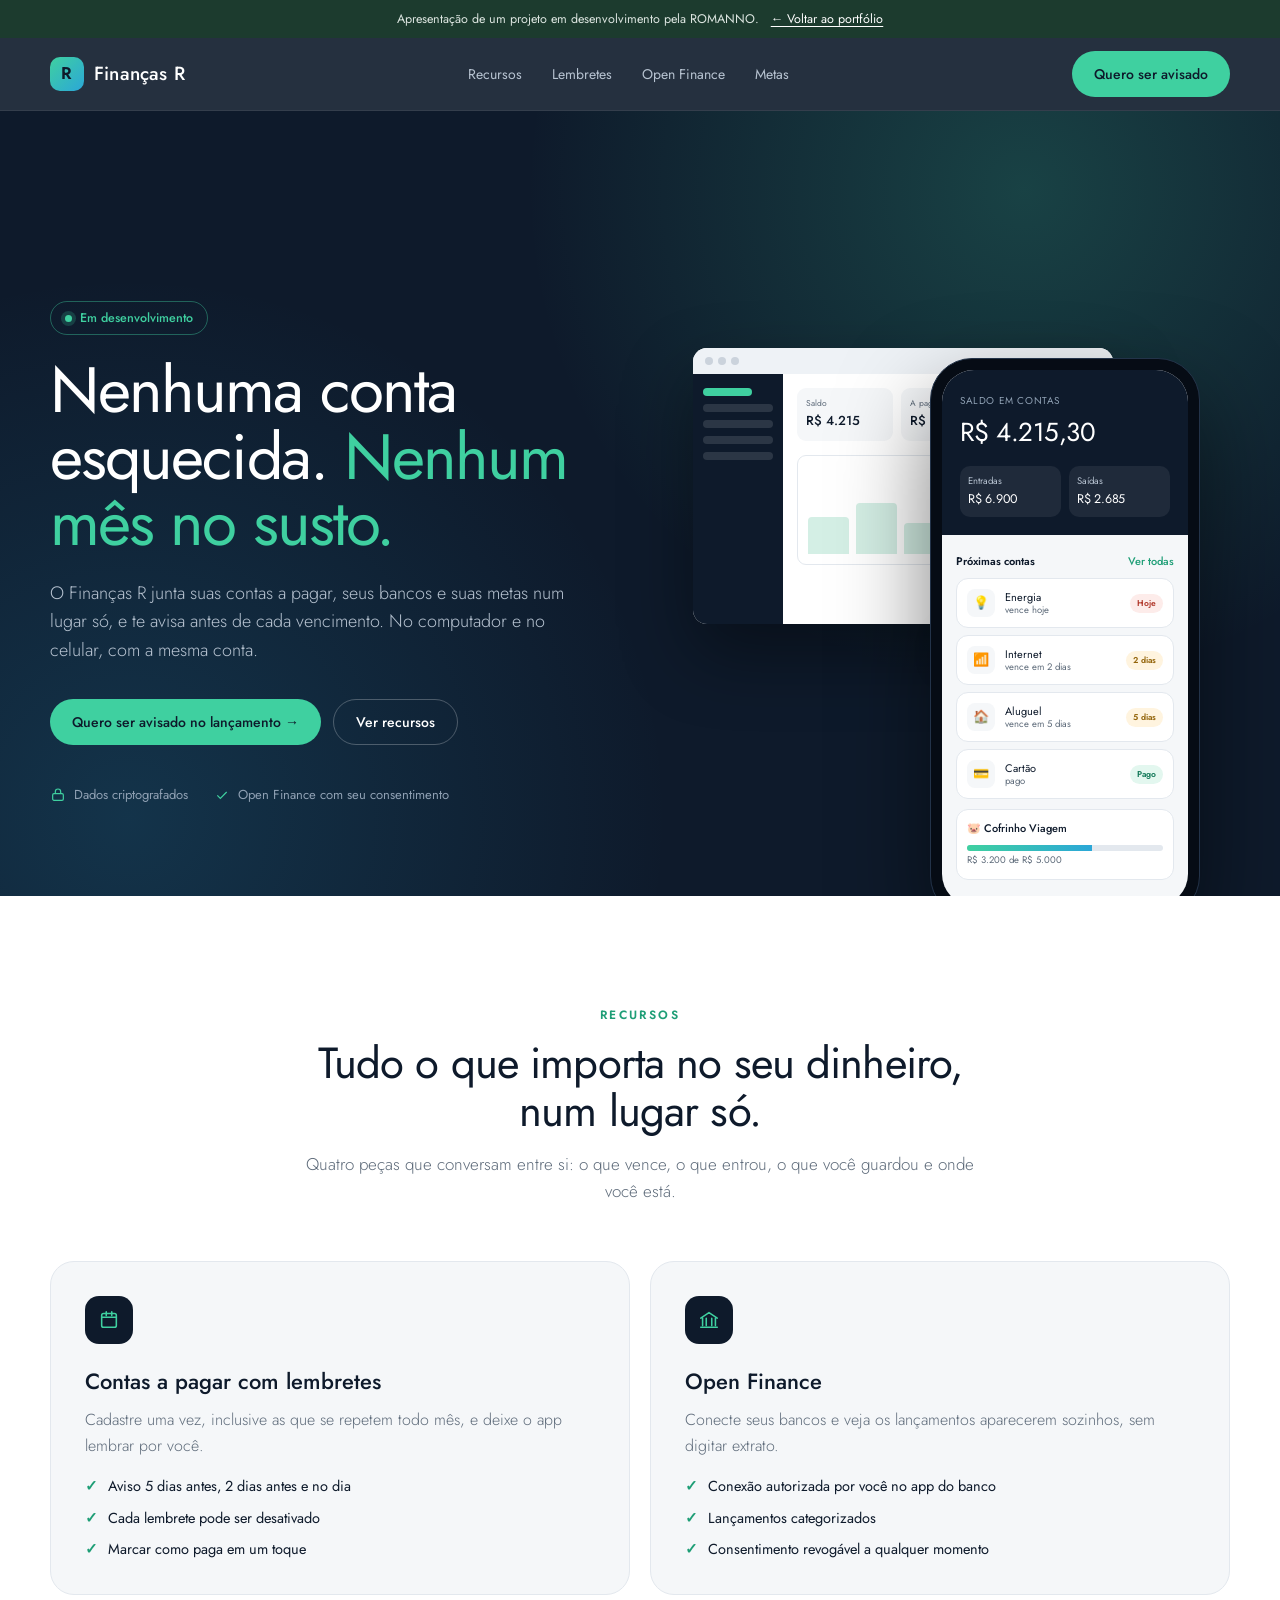
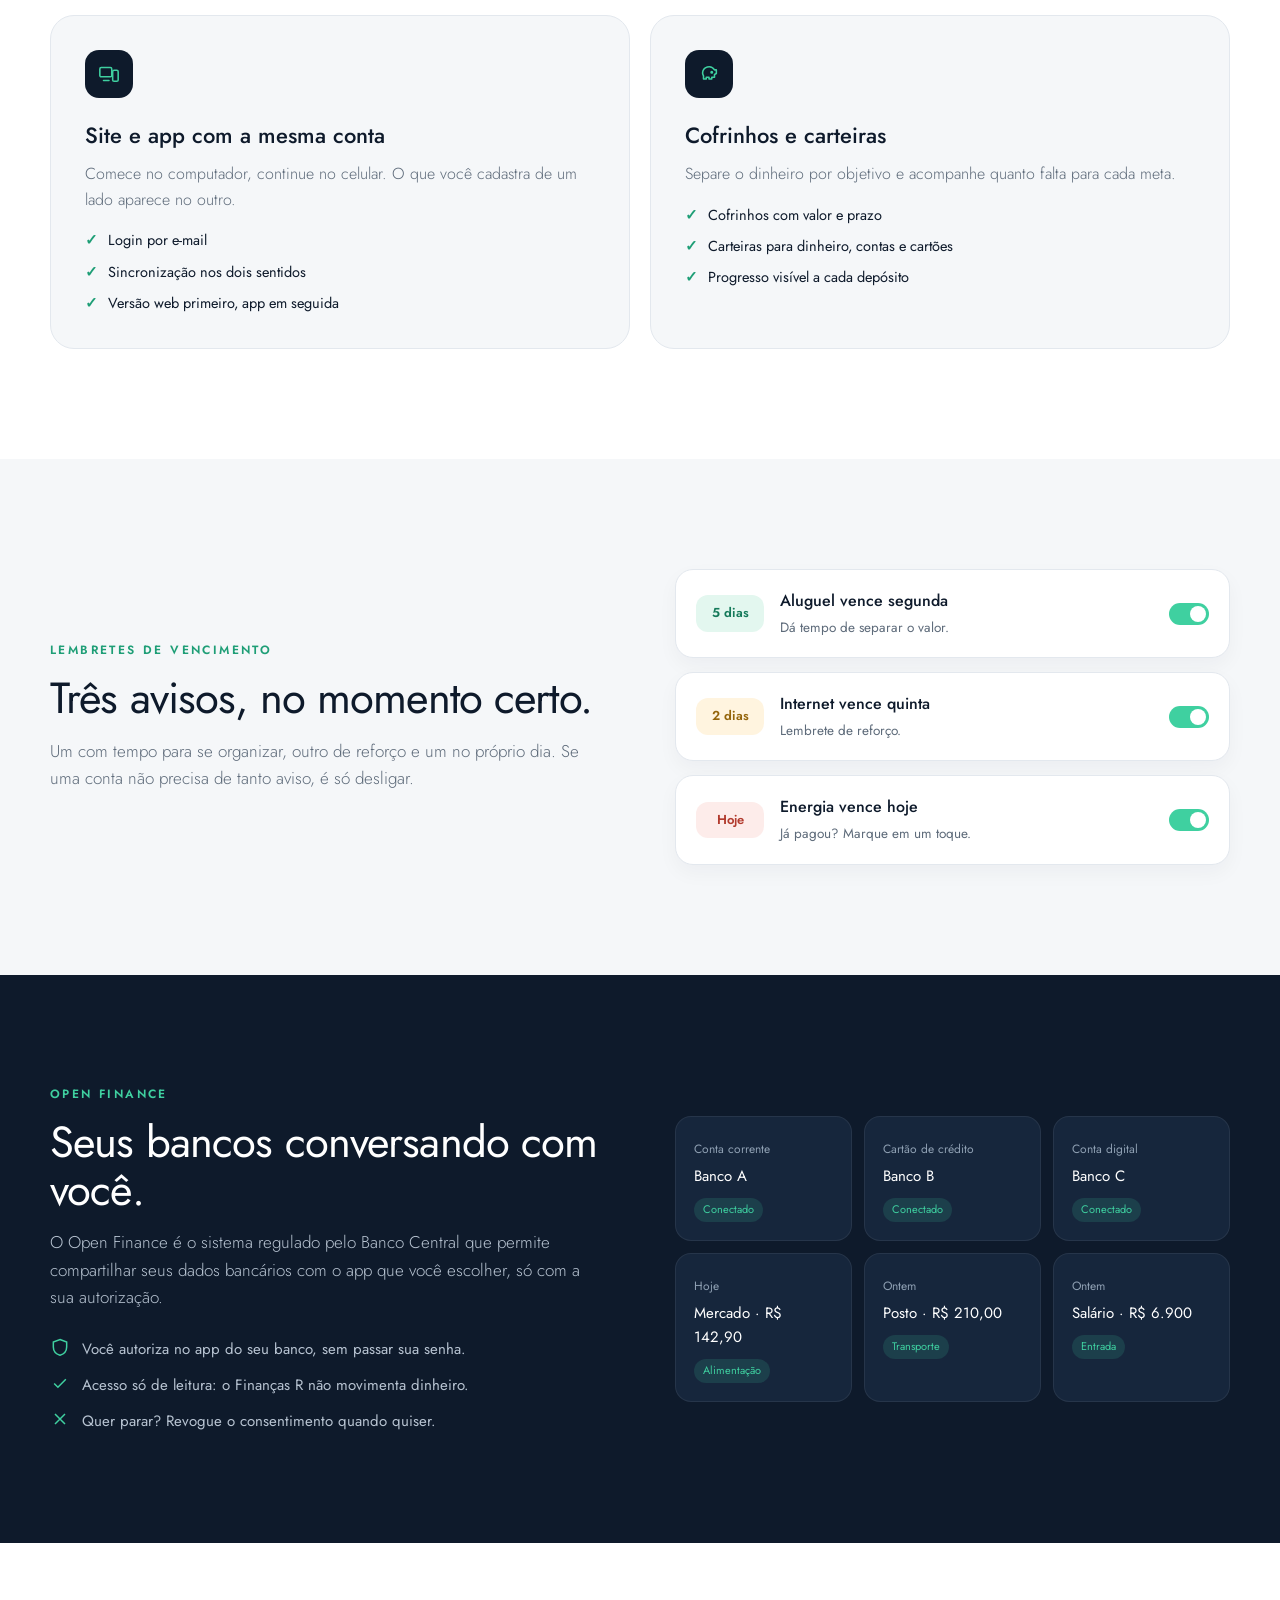
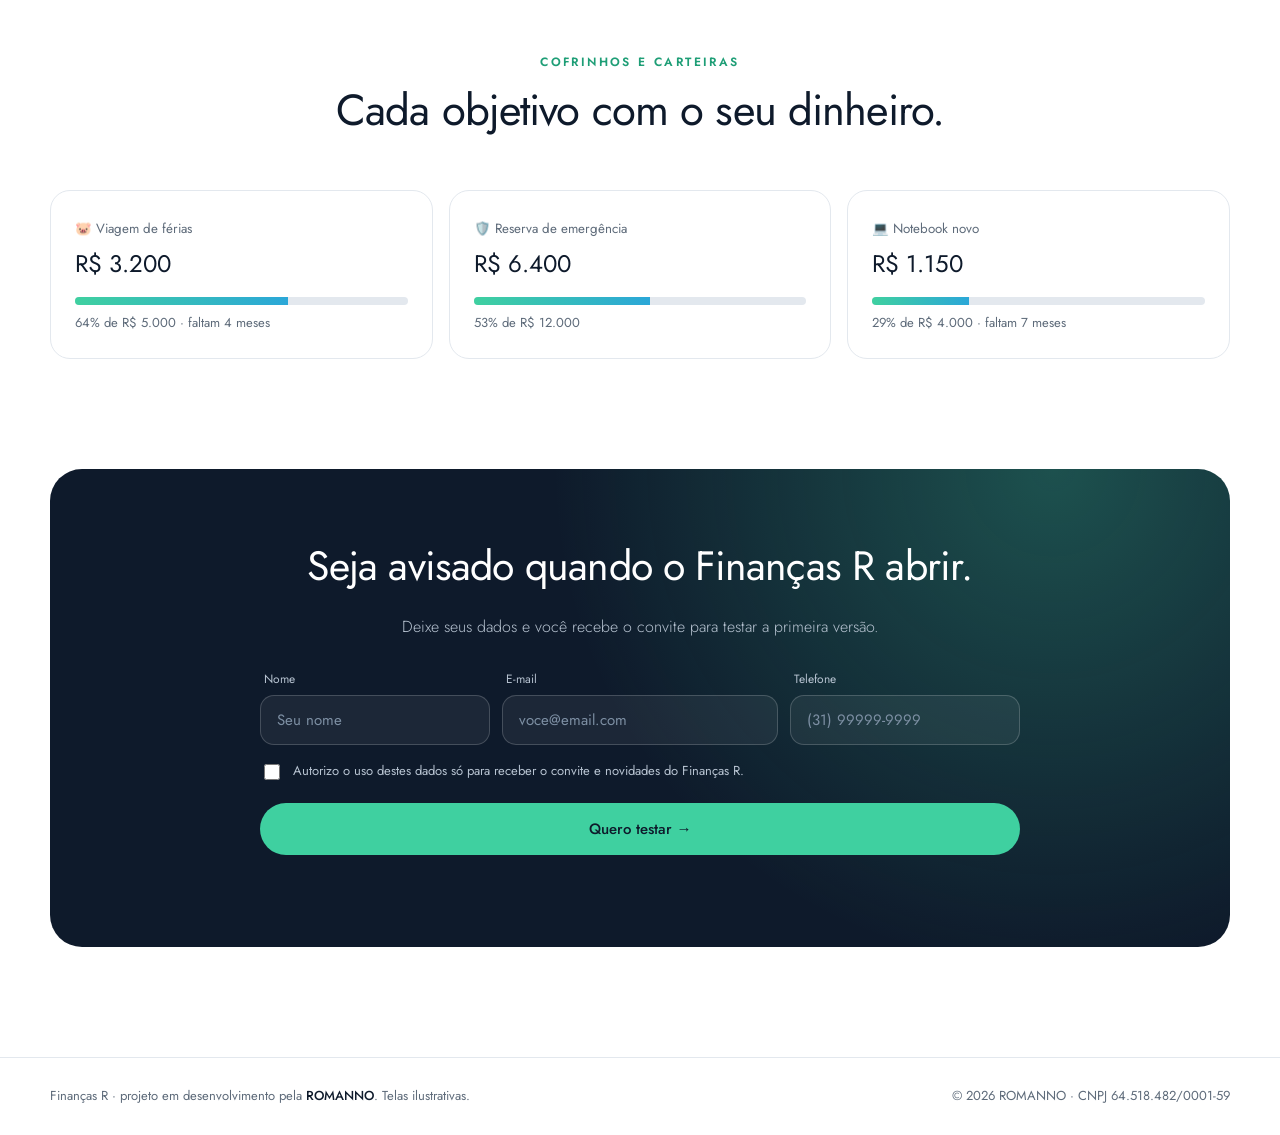
<file: projetos/financas-r.html>
<!DOCTYPE html>
<html lang="pt-BR">
<head>
<meta charset="UTF-8">
<meta name="viewport" content="width=device-width,initial-scale=1">
<title>Finanças R — Projeto Romanno Tecnologia</title>
<meta property="og:type" content="website">
<meta property="og:site_name" content="Romanno Tecnologia">
<meta property="og:title" content="Finanças R — Projeto Romanno Tecnologia">
<meta property="og:description" content="Finanças R: contas a pagar com lembretes, Open Finance, cofrinhos e carteiras, no site e no app com a mesma conta. Projeto em desenvolvimento pela Romanno Tecnologia.">
<meta property="og:url" content="https://romanno.com.br/projetos/financas-r.html">
<meta property="og:image" content="https://romanno.com.br/assets/img/og/financas-r.jpg">
<meta property="og:image:width" content="1200">
<meta property="og:image:height" content="627">
<meta name="twitter:card" content="summary_large_image">
<meta name="description" content="Finanças R: contas a pagar com lembretes, Open Finance, cofrinhos e carteiras, no site e no app com a mesma conta. Projeto em desenvolvimento pela Romanno Tecnologia.">
<meta name="robots" content="noindex">
<meta name="theme-color" content="#0E1A2B">
<link rel="icon" href="../assets/img/monograma.svg" type="image/svg+xml">
<link rel="preconnect" href="https://fonts.googleapis.com">
<link rel="preconnect" href="https://fonts.gstatic.com" crossorigin>
<link href="https://fonts.googleapis.com/css2?family=Jost:ital,wght@0,300;0,400;0,500;0,600;1,300&display=swap" rel="stylesheet">
<style>
:root{--ink:#0E1A2B;--ink2:#16263C;--mint:#3FD0A0;--mint-d:#1E9E76;--sand:#F5F7F9;--line:#E3E8EE;--gray:#5E6B7A;--warn:#F5B74A;--red:#E5675A;--white:#fff}
*{box-sizing:border-box}
html{scroll-behavior:smooth}
body{margin:0;background:var(--white);color:var(--ink);font-family:"Jost",Arial,sans-serif;line-height:1.6;-webkit-font-smoothing:antialiased;overflow-x:hidden}
a{color:inherit;text-decoration:none}
.wrap{width:min(1180px,calc(100% - 48px));margin:auto}
.demo-bar{background:#1C3B2E;color:#DCE5E0;font-size:12.5px;text-align:center;padding:9px 16px}
.demo-bar a{color:#fff;text-decoration:underline;text-underline-offset:3px;margin-left:8px}
header{position:sticky;top:0;z-index:20;background:rgba(14,26,43,.9);backdrop-filter:blur(14px);border-bottom:1px solid rgba(255,255,255,.07)}
.nav{height:72px;display:flex;align-items:center;justify-content:space-between;color:#fff}
.brand{display:flex;align-items:center;gap:10px;font-weight:500;font-size:19px;letter-spacing:.01em}
.mark{width:34px;height:34px;border-radius:10px;background:linear-gradient(135deg,var(--mint),#2BA7D8);display:grid;place-items:center;color:var(--ink);font-weight:600;font-size:17px}
.nav ul{display:flex;gap:30px;list-style:none;margin:0;padding:0;font-size:14px;color:#B7C3D1}
.nav ul a:hover{color:#fff}
.pill-btn{display:inline-flex;align-items:center;gap:10px;height:46px;padding:0 22px;border-radius:999px;background:var(--mint);color:var(--ink);font-weight:500;font-size:14px;transition:transform .2s,box-shadow .2s}
.pill-btn:hover{transform:translateY(-2px);box-shadow:0 12px 26px rgba(63,208,160,.3)}
.pill-btn.ghost{background:transparent;color:#fff;border:1px solid rgba(255,255,255,.25)}
.hero{position:relative;overflow:hidden;background:radial-gradient(circle at 80% 10%,rgba(63,208,160,.22),transparent 40%),radial-gradient(circle at 10% 90%,rgba(43,167,216,.18),transparent 40%),var(--ink);color:#fff}
.hero-grid{display:grid;grid-template-columns:1.05fr .95fr;gap:50px;align-items:center;padding:80px 0 0}
.status{display:inline-flex;align-items:center;gap:8px;padding:6px 14px;border-radius:999px;border:1px solid rgba(63,208,160,.4);color:var(--mint);font-size:12.5px;font-weight:500}
.status i{width:7px;height:7px;border-radius:50%;background:var(--mint);box-shadow:0 0 0 4px rgba(63,208,160,.2)}
.hero h1{font-weight:400;font-size:clamp(42px,5vw,70px);line-height:1.04;letter-spacing:-.03em;margin:22px 0 0}
.hero h1 em{font-style:normal;color:var(--mint)}
.hero p{max-width:520px;margin:22px 0 0;color:#B7C3D1;font-size:18px;font-weight:300}
.actions{display:flex;gap:12px;flex-wrap:wrap;margin-top:34px}
.trust{display:flex;gap:26px;flex-wrap:wrap;margin-top:40px;color:#8FA0B3;font-size:13px}
.trust span{display:flex;align-items:center;gap:8px}
.trust svg{width:16px;height:16px;fill:none;stroke:var(--mint);stroke-width:1.8}
.devices{position:relative;height:560px}
.phone{position:absolute;right:30px;bottom:-40px;width:270px;height:560px;border-radius:42px;background:#060C15;padding:11px;box-shadow:0 40px 90px rgba(0,0,0,.5);border:1px solid #233349}
.screen{height:100%;border-radius:32px;background:var(--sand);overflow:hidden;color:var(--ink);font-size:11px}
.s-head{background:var(--ink);color:#fff;padding:22px 18px 18px}
.s-head small{color:#8FA0B3;font-size:10px;letter-spacing:.06em;text-transform:uppercase}
.s-head b{display:block;font-size:26px;font-weight:400;letter-spacing:-.02em;margin-top:2px}
.s-head .row{display:flex;gap:8px;margin-top:12px}
.s-head .row span{flex:1;padding:8px;border-radius:10px;background:rgba(255,255,255,.07);font-size:9.5px;color:#B7C3D1}
.s-head .row span b{font-size:12.5px;color:#fff;margin:0}
.s-body{padding:14px}
.s-title{display:flex;justify-content:space-between;font-weight:600;font-size:11px;margin:4px 0 8px}
.s-title span{color:var(--mint-d);font-weight:500}
.bill{display:flex;align-items:center;gap:10px;padding:10px;border-radius:12px;background:#fff;border:1px solid var(--line);margin-bottom:7px}
.bill .ico{width:28px;height:28px;border-radius:8px;display:grid;place-items:center;font-size:13px;background:var(--sand)}
.bill div{flex:1;line-height:1.3}
.bill div small{display:block;color:var(--gray);font-size:9.5px}
.bill em{font-style:normal;font-size:8.5px;font-weight:600;padding:3px 7px;border-radius:99px}
.b-red{background:#FDECEA;color:#B23B2E}.b-warn{background:#FFF4DF;color:#94650B}.b-ok{background:#E3F7EF;color:#157A5A}
.goal{padding:10px;border-radius:12px;background:#fff;border:1px solid var(--line);margin-top:10px}
.goal .bar{height:6px;border-radius:9px;background:var(--line);margin-top:7px;overflow:hidden}
.goal .bar i{display:block;height:100%;width:64%;background:linear-gradient(90deg,var(--mint),#2BA7D8)}
.desk{position:absolute;left:0;top:30px;width:420px;border-radius:14px;background:#fff;box-shadow:0 30px 70px rgba(0,0,0,.4);overflow:hidden;color:var(--ink);font-size:10.5px}
.desk-bar{display:flex;gap:5px;padding:9px 12px;background:#EEF2F6}
.desk-bar i{width:8px;height:8px;border-radius:50%;background:#CBD3DC}
.desk-in{display:grid;grid-template-columns:90px 1fr;min-height:250px}
.desk-side{background:var(--ink);padding:14px 10px;display:grid;gap:8px;align-content:start}
.desk-side span{height:8px;border-radius:4px;background:rgba(255,255,255,.12)}
.desk-side span:first-child{background:var(--mint);width:70%}
.desk-main{padding:14px}
.kpis{display:grid;grid-template-columns:repeat(3,1fr);gap:8px}
.kpis div{padding:9px;border-radius:9px;background:var(--sand)}
.kpis small{display:block;color:var(--gray);font-size:8.5px}
.kpis b{font-weight:500;font-size:13px}
.chart{display:flex;align-items:flex-end;gap:7px;height:110px;margin-top:14px;padding:10px;border-radius:9px;border:1px solid var(--line)}
.chart i{flex:1;border-radius:4px 4px 0 0;background:#D4EFE5}
.chart i:nth-child(5){background:var(--mint)}
.sync{position:absolute;left:250px;top:300px;display:flex;align-items:center;gap:8px;padding:9px 14px;border-radius:999px;background:#fff;color:var(--ink);font-size:12px;font-weight:500;box-shadow:0 14px 30px rgba(0,0,0,.25)}
.sync svg{width:16px;height:16px;fill:none;stroke:var(--mint-d);stroke-width:2}
section{padding:110px 0}
.head{max-width:680px;margin:0 auto 56px;text-align:center}
.kicker{color:var(--mint-d);font-size:12px;font-weight:600;letter-spacing:.2em;text-transform:uppercase}
.head h2,.split h2{font-weight:400;font-size:clamp(32px,3.4vw,50px);line-height:1.1;letter-spacing:-.02em;margin:14px 0 0}
.head p,.split p.lead{color:var(--gray);font-size:17px;font-weight:300;margin:16px 0 0}
.features{display:grid;grid-template-columns:repeat(2,1fr);gap:20px}
.feat{padding:34px;border-radius:24px;background:var(--sand);border:1px solid var(--line);transition:transform .3s,box-shadow .3s}
.feat:hover{transform:translateY(-4px);box-shadow:0 24px 50px rgba(14,26,43,.08)}
.feat .fi{width:48px;height:48px;border-radius:14px;display:grid;place-items:center;background:var(--ink);color:var(--mint)}
.feat .fi svg{width:22px;height:22px;fill:none;stroke:currentColor;stroke-width:1.7;stroke-linecap:round;stroke-linejoin:round}
.feat h3{font-weight:500;font-size:22px;margin:20px 0 8px}
.feat p{margin:0;color:var(--gray);font-weight:300}
.feat ul{margin:16px 0 0;padding:0;list-style:none;display:grid;gap:8px;font-size:14.5px}
.feat li{display:flex;gap:10px}
.feat li:before{content:"✓";color:var(--mint-d);font-weight:600}
.split{display:grid;grid-template-columns:1fr 1fr;gap:70px;align-items:center}
.timeline{position:relative;display:grid;gap:14px}
.tl{display:flex;gap:16px;align-items:center;padding:18px 20px;border-radius:18px;background:#fff;border:1px solid var(--line);box-shadow:0 8px 20px rgba(14,26,43,.04)}
.tl .day{min-width:68px;text-align:center;padding:8px 0;border-radius:12px;font-weight:600;font-size:13px}
.tl b{display:block;font-weight:500}
.tl small{color:var(--gray);font-size:13.5px}
.toggle{margin-left:auto;width:40px;height:22px;border-radius:99px;background:var(--mint);position:relative;flex:0 0 40px}
.toggle:after{content:"";position:absolute;right:3px;top:3px;width:16px;height:16px;border-radius:50%;background:#fff}
.dark{background:var(--ink);color:#fff}
.dark .kicker{color:var(--mint)}
.dark .head p,.dark .split p.lead{color:#B7C3D1}
.banks{display:grid;grid-template-columns:repeat(3,1fr);gap:12px}
.bank{padding:18px;border-radius:16px;background:var(--ink2);border:1px solid rgba(255,255,255,.07)}
.bank small{color:#8FA0B3;font-size:12px}
.bank b{display:block;font-weight:400;font-size:15px;margin-top:4px}
.bank em{display:inline-block;margin-top:10px;font-style:normal;font-size:11px;padding:3px 9px;border-radius:99px;background:rgba(63,208,160,.14);color:var(--mint)}
.secure{display:grid;gap:12px;margin-top:26px}
.secure div{display:flex;gap:12px;color:#B7C3D1;font-size:15px}
.secure svg{flex:0 0 20px;width:20px;height:20px;fill:none;stroke:var(--mint);stroke-width:1.8}
.goals{display:grid;grid-template-columns:repeat(3,1fr);gap:16px}
.gc{padding:24px;border-radius:20px;border:1px solid var(--line)}
.gc small{color:var(--gray)}
.gc b{display:block;font-size:24px;font-weight:400;margin-top:4px}
.gc .bar{height:8px;border-radius:9px;background:var(--line);margin-top:14px;overflow:hidden}
.gc .bar i{display:block;height:100%;background:linear-gradient(90deg,var(--mint),#2BA7D8)}
.gc span{display:block;font-size:13px;color:var(--gray);margin-top:8px}
.cta{padding:0 0 110px}
.cta-box{border-radius:32px;padding:64px;text-align:center;color:#fff;background:radial-gradient(circle at 85% 0%,rgba(63,208,160,.3),transparent 45%),var(--ink)}
.cta-box h2{font-weight:400;font-size:clamp(30px,3.2vw,46px);margin:0;letter-spacing:-.02em}
.cta-box p{color:#B7C3D1;max-width:520px;margin:16px auto 0;font-weight:300}
.cta-box .actions{justify-content:center}
.wl{max-width:760px;margin:30px auto 0;text-align:left}
.wl-fields{display:grid;grid-template-columns:1fr 1.2fr 1fr;gap:12px}
.wl label span{display:block;font-size:12px;color:#B7C3D1;margin:0 0 6px 4px}
.wl input[type=text],.wl input[type=email],.wl input[type=tel],.wl input:not([type]){width:100%;height:50px;border-radius:14px;border:1px solid rgba(255,255,255,.18);background:rgba(255,255,255,.06);color:#fff;padding:0 16px;font:inherit;font-size:15px;outline:none;transition:border-color .2s,background .2s}
.wl input::placeholder{color:#7D8FA3}
.wl input:focus{border-color:var(--mint);background:rgba(255,255,255,.1)}
.wl input.bad{border-color:#E5675A}
.wl-lgpd{display:flex;gap:10px;align-items:flex-start;margin:16px 0 0;font-size:13px;color:#B7C3D1;cursor:pointer}
.wl-lgpd input{margin-top:3px;accent-color:#3FD0A0;width:16px;height:16px}
.wl .pill-btn{margin-top:20px;border:0;cursor:pointer;font:inherit;font-weight:500;font-size:15px;width:100%;justify-content:center;height:52px}
.wl .pill-btn[disabled]{opacity:.6;pointer-events:none}
.wl .wl-msg{margin:12px 0 0;min-height:1.2em;font-size:13.5px;color:#F4A9A0;text-align:center}
.hp{position:absolute;left:-9999px;width:1px;height:1px;overflow:hidden}
.wl-ok{margin-top:24px}
.wl-check{width:64px;height:64px;border-radius:50%;margin:0 auto 14px;display:grid;place-items:center;background:rgba(63,208,160,.15);color:var(--mint);font-size:28px;border:1px solid rgba(63,208,160,.5)}
.wl-ok h3{margin:0;font-weight:500;font-size:24px}
.wl-ok .pill-btn{margin-top:20px}
@media(max-width:700px){.wl-fields{grid-template-columns:1fr}}
footer{border-top:1px solid var(--line);padding:28px 0;font-size:13px;color:var(--gray)}
footer .wrap{display:flex;justify-content:space-between;gap:16px;flex-wrap:wrap}
footer a{color:var(--ink);font-weight:500}
.js .rv{opacity:0;transform:translateY(18px);transition:opacity .8s,transform .8s}
.js .rv.in{opacity:1;transform:none}
@media (prefers-reduced-motion:reduce){.js .rv{opacity:1;transform:none;transition:none}}
@media(max-width:1000px){
  .nav ul{display:none}
  .hero-grid,.split{grid-template-columns:1fr;gap:50px}
  .devices{height:600px;max-width:520px}
  .features,.goals{grid-template-columns:1fr}
  .banks{grid-template-columns:1fr 1fr}
}
@media(max-width:560px){
  .wrap{width:calc(100% - 32px)}
  section{padding:80px 0}
  .nav .pill-btn{display:none}
  .hero-grid{padding-top:56px}
  .actions .pill-btn{flex:1;justify-content:center}
  .devices{height:520px}
  .desk{display:none}.sync{display:none}
  .phone{left:50%;right:auto;transform:translateX(-50%);bottom:-30px}
  .feat{padding:26px}
  .banks{grid-template-columns:1fr}
  .cta-box{padding:44px 22px}
}
</style>
<script>document.documentElement.classList.add("js")</script>
</head>
<body>

<div class="demo-bar">Apresentação de um projeto em desenvolvimento pela ROMANNO. <a href="../">← Voltar ao portfólio</a></div>

<header>
  <div class="wrap nav">
    <div class="brand"><span class="mark">R</span>Finanças R</div>
    <ul><li><a href="#recursos">Recursos</a></li><li><a href="#lembretes">Lembretes</a></li><li><a href="#open-finance">Open Finance</a></li><li><a href="#metas">Metas</a></li></ul>
    <a class="pill-btn" href="#lista">Quero ser avisado</a>
  </div>
</header>

<main>
  <section class="hero" style="padding-bottom:0">
    <div class="wrap hero-grid">
      <div class="rv" style="padding-bottom:90px">
        <span class="status"><i></i>Em desenvolvimento</span>
        <h1>Nenhuma conta esquecida. <em>Nenhum mês no susto.</em></h1>
        <p>O Finanças R junta suas contas a pagar, seus bancos e suas metas num lugar só, e te avisa antes de cada vencimento. No computador e no celular, com a mesma conta.</p>
        <div class="actions"><a class="pill-btn" href="#lista">Quero ser avisado no lançamento →</a><a class="pill-btn ghost" href="#recursos">Ver recursos</a></div>
        <div class="trust">
          <span><svg viewBox="0 0 24 24"><rect x="4" y="10" width="16" height="10" rx="2"/><path d="M8 10V7a4 4 0 0 1 8 0v3"/></svg>Dados criptografados</span>
          <span><svg viewBox="0 0 24 24"><path d="M5 12.5l4.5 4.5L19 7.5"/></svg>Open Finance com seu consentimento</span>
        </div>
      </div>
      <div class="devices rv" aria-hidden="true">
        <div class="desk">
          <div class="desk-bar"><i></i><i></i><i></i></div>
          <div class="desk-in">
            <div class="desk-side"><span></span><span></span><span></span><span></span><span></span></div>
            <div class="desk-main">
              <div class="kpis"><div><small>Saldo</small><b>R$ 4.215</b></div><div><small>A pagar no mês</small><b>R$ 2.380</b></div><div><small>Guardado</small><b>R$ 6.400</b></div></div>
              <div class="chart"><i style="height:42%"></i><i style="height:58%"></i><i style="height:35%"></i><i style="height:66%"></i><i style="height:82%"></i><i style="height:50%"></i></div>
            </div>
          </div>
        </div>
        <div class="sync"><svg viewBox="0 0 24 24"><path d="M4 12a8 8 0 0 1 14-5.3M20 12a8 8 0 0 1-14 5.3"/><path d="M18 3v4h-4M6 21v-4h4"/></svg>Sincronizado</div>
        <div class="phone"><div class="screen">
          <div class="s-head"><small>Saldo em contas</small><b>R$ 4.215,30</b>
            <div class="row"><span>Entradas<br><b>R$ 6.900</b></span><span>Saídas<br><b>R$ 2.685</b></span></div></div>
          <div class="s-body">
            <div class="s-title">Próximas contas <span>Ver todas</span></div>
            <div class="bill"><span class="ico">💡</span><div>Energia<small>vence hoje</small></div><em class="b-red">Hoje</em></div>
            <div class="bill"><span class="ico">📶</span><div>Internet<small>vence em 2 dias</small></div><em class="b-warn">2 dias</em></div>
            <div class="bill"><span class="ico">🏠</span><div>Aluguel<small>vence em 5 dias</small></div><em class="b-warn">5 dias</em></div>
            <div class="bill"><span class="ico">💳</span><div>Cartão<small>pago</small></div><em class="b-ok">Pago</em></div>
            <div class="goal"><b style="font-weight:500">🐷 Cofrinho Viagem</b><div class="bar"><i></i></div><small style="color:var(--gray);font-size:9.5px">R$ 3.200 de R$ 5.000</small></div>
          </div>
        </div></div>
      </div>
    </div>
  </section>

  <section id="recursos">
    <div class="wrap">
      <div class="head rv"><div class="kicker">Recursos</div><h2>Tudo o que importa no seu dinheiro, num lugar só.</h2><p>Quatro peças que conversam entre si: o que vence, o que entrou, o que você guardou e onde você está.</p></div>
      <div class="features">
        <div class="feat rv"><div class="fi"><svg viewBox="0 0 24 24"><rect x="4" y="5" width="16" height="15" rx="2"/><path d="M4 9h16M9 3v4M15 3v4"/></svg></div><h3>Contas a pagar com lembretes</h3><p>Cadastre uma vez, inclusive as que se repetem todo mês, e deixe o app lembrar por você.</p><ul><li>Aviso 5 dias antes, 2 dias antes e no dia</li><li>Cada lembrete pode ser desativado</li><li>Marcar como paga em um toque</li></ul></div>
        <div class="feat rv"><div class="fi"><svg viewBox="0 0 24 24"><path d="M3 10l9-6 9 6M5 10v8M19 10v8M9 10v8M15 10v8M3 20h18"/></svg></div><h3>Open Finance</h3><p>Conecte seus bancos e veja os lançamentos aparecerem sozinhos, sem digitar extrato.</p><ul><li>Conexão autorizada por você no app do banco</li><li>Lançamentos categorizados</li><li>Consentimento revogável a qualquer momento</li></ul></div>
        <div class="feat rv"><div class="fi"><svg viewBox="0 0 24 24"><rect x="2" y="5" width="13" height="10" rx="1.5"/><rect x="16" y="8" width="6" height="12" rx="1.5"/><path d="M6 19h6"/></svg></div><h3>Site e app com a mesma conta</h3><p>Comece no computador, continue no celular. O que você cadastra de um lado aparece no outro.</p><ul><li>Login por e-mail</li><li>Sincronização nos dois sentidos</li><li>Versão web primeiro, app em seguida</li></ul></div>
        <div class="feat rv"><div class="fi"><svg viewBox="0 0 24 24"><path d="M5 11a7 7 0 0 1 13-3.5h2v4l-2 1v3h-3v2h-3v-2H9v2H6v-3.5A7 7 0 0 1 5 11z"/><circle cx="15" cy="10" r=".8"/></svg></div><h3>Cofrinhos e carteiras</h3><p>Separe o dinheiro por objetivo e acompanhe quanto falta para cada meta.</p><ul><li>Cofrinhos com valor e prazo</li><li>Carteiras para dinheiro, contas e cartões</li><li>Progresso visível a cada depósito</li></ul></div>
      </div>
    </div>
  </section>

  <section id="lembretes" style="background:var(--sand)">
    <div class="wrap split">
      <div class="rv">
        <div class="kicker">Lembretes de vencimento</div>
        <h2>Três avisos, no momento certo.</h2>
        <p class="lead">Um com tempo para se organizar, outro de reforço e um no próprio dia. Se uma conta não precisa de tanto aviso, é só desligar.</p>
      </div>
      <div class="timeline rv">
        <div class="tl"><span class="day b-ok">5 dias</span><div><b>Aluguel vence segunda</b><small>Dá tempo de separar o valor.</small></div><span class="toggle"></span></div>
        <div class="tl"><span class="day b-warn">2 dias</span><div><b>Internet vence quinta</b><small>Lembrete de reforço.</small></div><span class="toggle"></span></div>
        <div class="tl"><span class="day b-red">Hoje</span><div><b>Energia vence hoje</b><small>Já pagou? Marque em um toque.</small></div><span class="toggle"></span></div>
      </div>
    </div>
  </section>

  <section id="open-finance" class="dark">
    <div class="wrap split">
      <div class="rv">
        <div class="kicker">Open Finance</div>
        <h2>Seus bancos conversando com você.</h2>
        <p class="lead">O Open Finance é o sistema regulado pelo Banco Central que permite compartilhar seus dados bancários com o app que você escolher, só com a sua autorização.</p>
        <div class="secure">
          <div><svg viewBox="0 0 24 24"><path d="M12 3l8 3v6c0 5-3.5 8.5-8 10-4.5-1.5-8-5-8-10V6z"/></svg>Você autoriza no app do seu banco, sem passar sua senha.</div>
          <div><svg viewBox="0 0 24 24"><path d="M5 12.5l4.5 4.5L19 7.5"/></svg>Acesso só de leitura: o Finanças R não movimenta dinheiro.</div>
          <div><svg viewBox="0 0 24 24"><path d="M6 6l12 12M18 6L6 18"/></svg>Quer parar? Revogue o consentimento quando quiser.</div>
        </div>
      </div>
      <div class="banks rv" aria-hidden="true">
        <div class="bank"><small>Conta corrente</small><b>Banco A</b><em>Conectado</em></div>
        <div class="bank"><small>Cartão de crédito</small><b>Banco B</b><em>Conectado</em></div>
        <div class="bank"><small>Conta digital</small><b>Banco C</b><em>Conectado</em></div>
        <div class="bank"><small>Hoje</small><b>Mercado · R$ 142,90</b><em>Alimentação</em></div>
        <div class="bank"><small>Ontem</small><b>Posto · R$ 210,00</b><em>Transporte</em></div>
        <div class="bank"><small>Ontem</small><b>Salário · R$ 6.900</b><em>Entrada</em></div>
      </div>
    </div>
  </section>

  <section id="metas">
    <div class="wrap">
      <div class="head rv"><div class="kicker">Cofrinhos e carteiras</div><h2>Cada objetivo com o seu dinheiro.</h2></div>
      <div class="goals">
        <div class="gc rv"><small>🐷 Viagem de férias</small><b>R$ 3.200</b><div class="bar"><i style="width:64%"></i></div><span>64% de R$ 5.000 · faltam 4 meses</span></div>
        <div class="gc rv"><small>🛡️ Reserva de emergência</small><b>R$ 6.400</b><div class="bar"><i style="width:53%"></i></div><span>53% de R$ 12.000</span></div>
        <div class="gc rv"><small>💻 Notebook novo</small><b>R$ 1.150</b><div class="bar"><i style="width:29%"></i></div><span>29% de R$ 4.000 · faltam 7 meses</span></div>
      </div>
    </div>
  </section>

  <section class="cta" id="lista">
    <div class="wrap">
      <div class="cta-box rv">
        <h2>Seja avisado quando o Finanças R abrir.</h2>
        <p>Deixe seus dados e você recebe o convite para testar a primeira versão.</p>
        <form class="wl" id="waitlist" novalidate>
          <div class="hp" aria-hidden="true"><label>Não preencha<input type="text" name="_hp" tabindex="-1" autocomplete="off"></label></div>
          <div class="wl-fields">
            <label><span>Nome</span><input name="nome" autocomplete="name" placeholder="Seu nome" required></label>
            <label><span>E-mail</span><input name="email" type="email" autocomplete="email" placeholder="voce@email.com" required></label>
            <label><span>Telefone</span><input name="telefone" type="tel" inputmode="tel" autocomplete="tel" placeholder="(31) 99999-9999" required></label>
          </div>
          <label class="wl-lgpd"><input type="checkbox" name="lgpd" required> Autorizo o uso destes dados só para receber o convite e novidades do Finanças R.</label>
          <button class="pill-btn" type="submit">Quero testar →</button>
          <p class="wl-msg" role="status" aria-live="polite"></p>
        </form>
        <div class="wl-ok" hidden>
          <div class="wl-check">✓</div>
          <h3>Você está na lista!</h3>
          <p>Enviamos uma confirmação para o seu e-mail. Assim que abrir, você é um dos primeiros a saber.</p>
          <a class="pill-btn ghost" href="../">Conhecer a Romanno Tecnologia</a>
        </div>
      </div>
    </div>
  </section>
</main>

<footer>
  <div class="wrap"><span>Finanças R · projeto em desenvolvimento pela <a href="../">ROMANNO</a>. Telas ilustrativas.</span><span>© 2026 ROMANNO · CNPJ 64.518.482/0001-59</span></div>
</footer>

<script>
(function(){var els=document.querySelectorAll(".rv");if(!("IntersectionObserver" in window)){els.forEach(function(e){e.classList.add("in")});return}
var io=new IntersectionObserver(function(en){en.forEach(function(x){if(x.isIntersecting){x.target.classList.add("in");io.unobserve(x.target)}})},{threshold:.1});els.forEach(function(e){io.observe(e)})})();
</script>
<script>
(function(){
  var URL="https://romanno.app.n8n.cloud/webhook/lista-financas-r";
  var f=document.getElementById("waitlist"); if(!f) return;
  var msg=f.querySelector(".wl-msg"), btn=f.querySelector("button"), tel=f.telefone;
  tel.addEventListener("input",function(){var d=tel.value.replace(/\D/g,"").slice(0,11),o=d;if(d.length>2)o="("+d.slice(0,2)+") "+d.slice(2);if(d.length>7)o="("+d.slice(0,2)+") "+d.slice(2,d.length-4)+"-"+d.slice(-4);tel.value=o;});
  f.querySelectorAll("input").forEach(function(i){i.addEventListener("input",function(){i.classList.remove("bad");msg.textContent="";});});
  f.addEventListener("submit",function(e){
    e.preventDefault(); if(f._hp.value) return;
    var nome=f.nome.value.trim(), email=f.email.value.trim(), fone=tel.value.trim(), bad=[];
    if(nome.length<2) bad.push(f.nome);
    if(!/^[^\s@]+@[^\s@]+\.[^\s@]+$/.test(email)) bad.push(f.email);
    if(fone.replace(/\D/g,"").length<10) bad.push(tel);
    bad.forEach(function(i){i.classList.add("bad");});
    if(bad.length){msg.textContent="Confira os campos destacados.";bad[0].focus();return;}
    if(!f.lgpd.checked){msg.textContent="Marque a autorização para continuar.";return;}
    btn.disabled=true; btn.textContent="Enviando…";
    fetch(URL,{method:"POST",headers:{"Content-Type":"application/json"},body:JSON.stringify({nome:nome,email:email,telefone:fone,origem:location.href})})
      .then(function(r){if(!r.ok) throw 0; f.hidden=true; f.parentNode.querySelector(".wl-ok").hidden=false;})
      .catch(function(){btn.disabled=false;btn.textContent="Quero testar →";msg.textContent="Não foi possível enviar agora. Tente de novo em instantes.";});
  });
})();
</script>
</body>
</html>
</file>
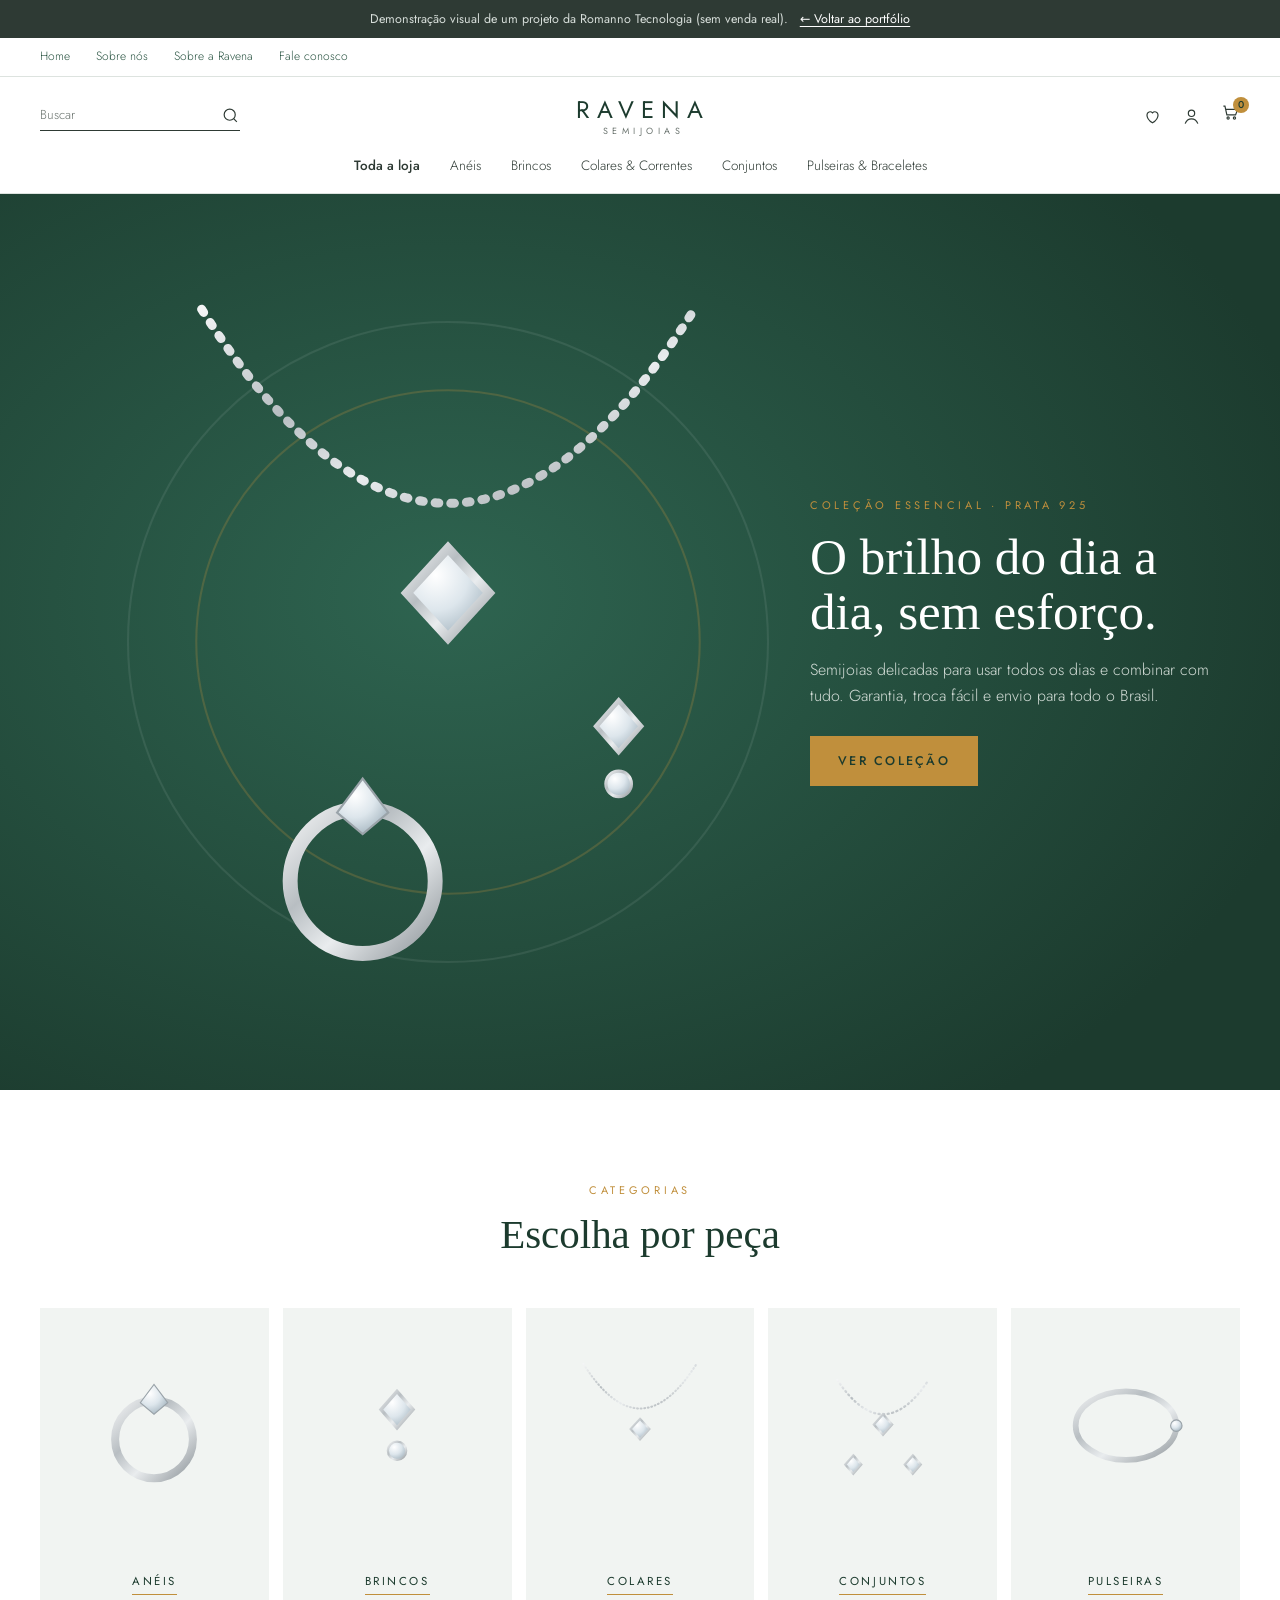
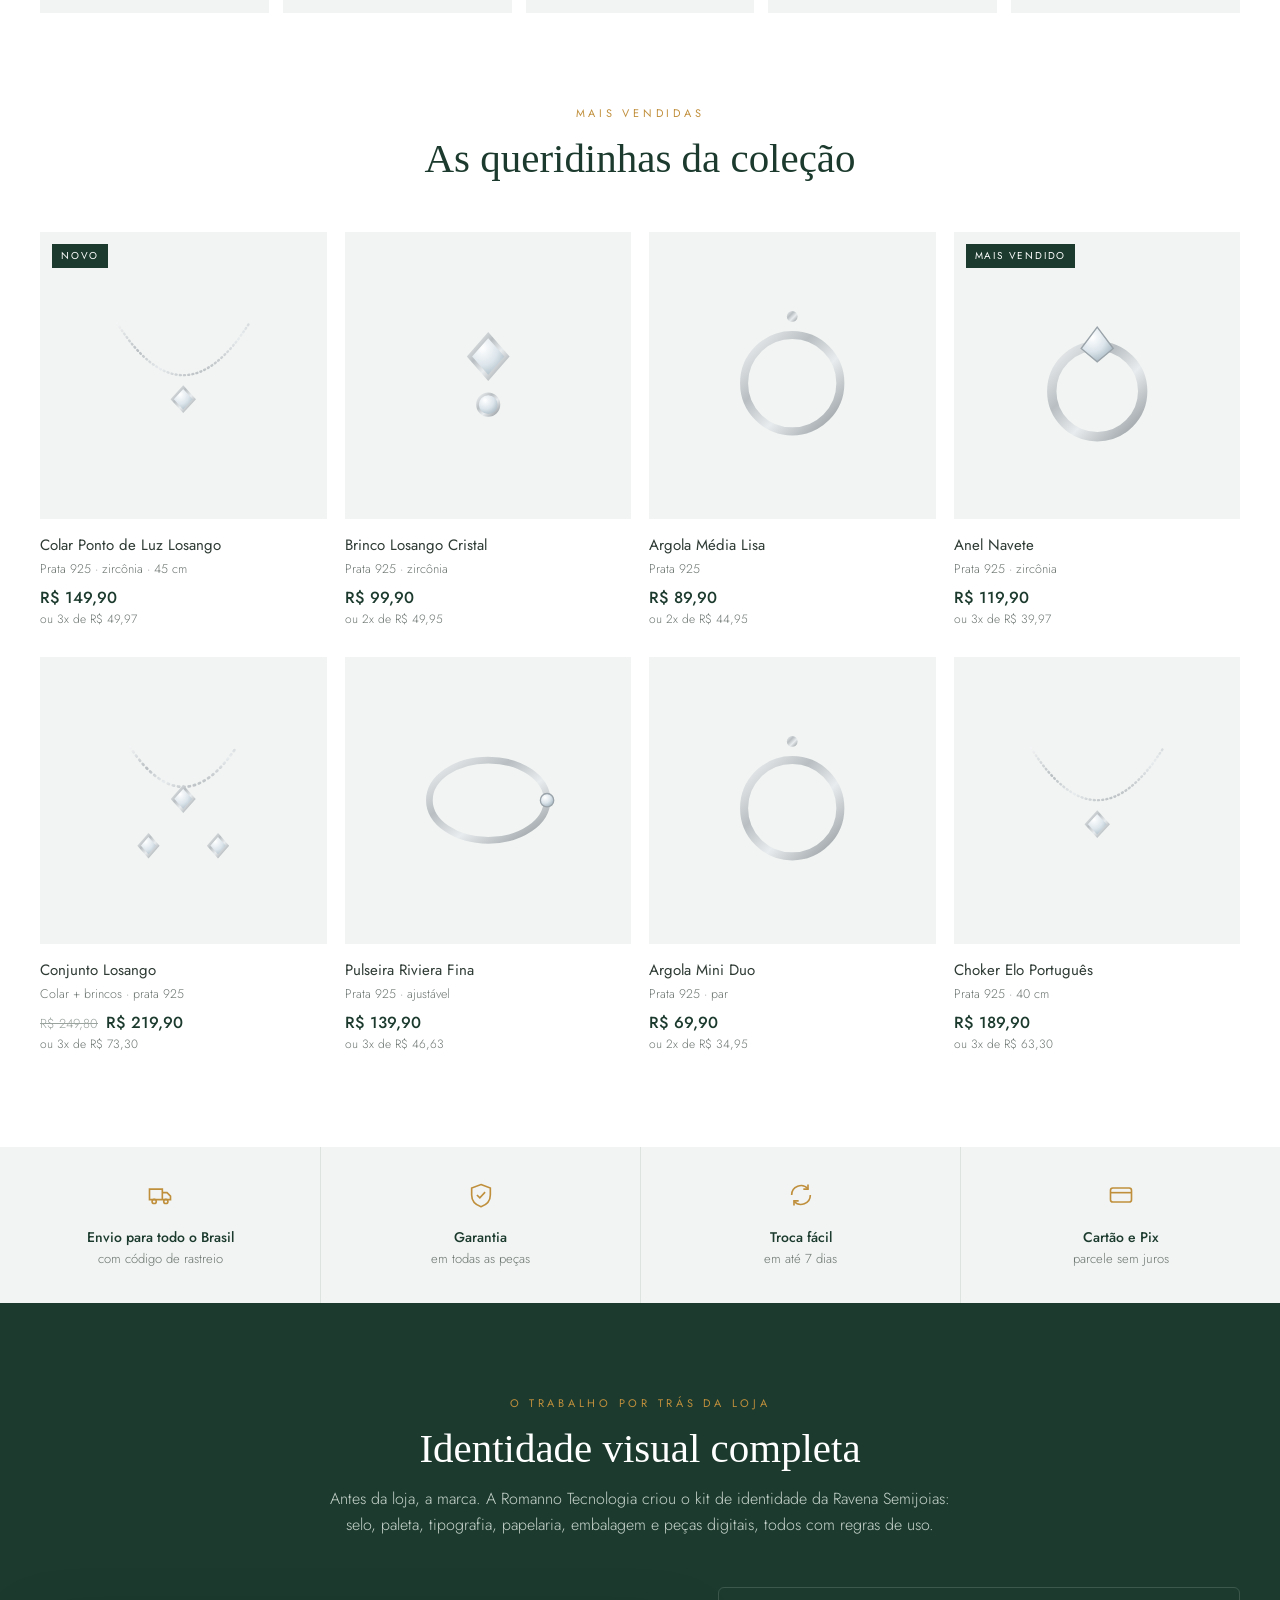
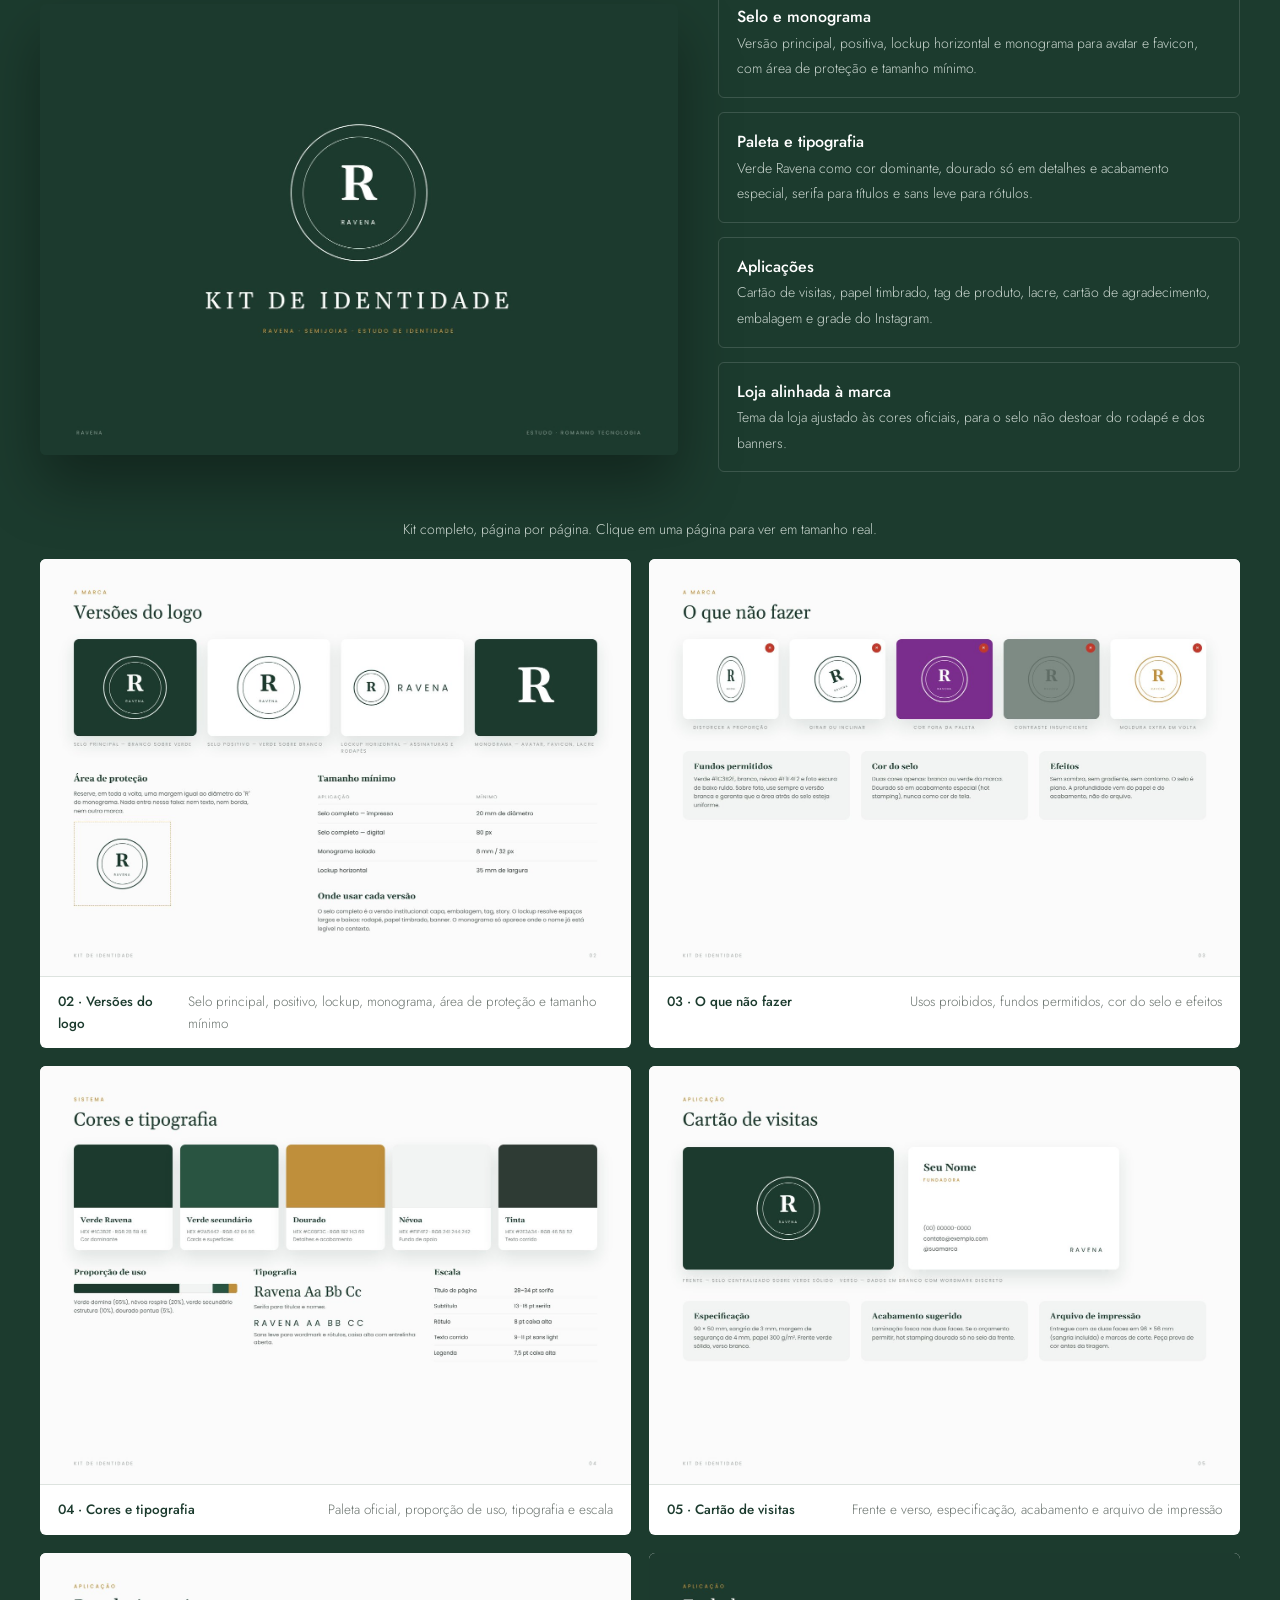
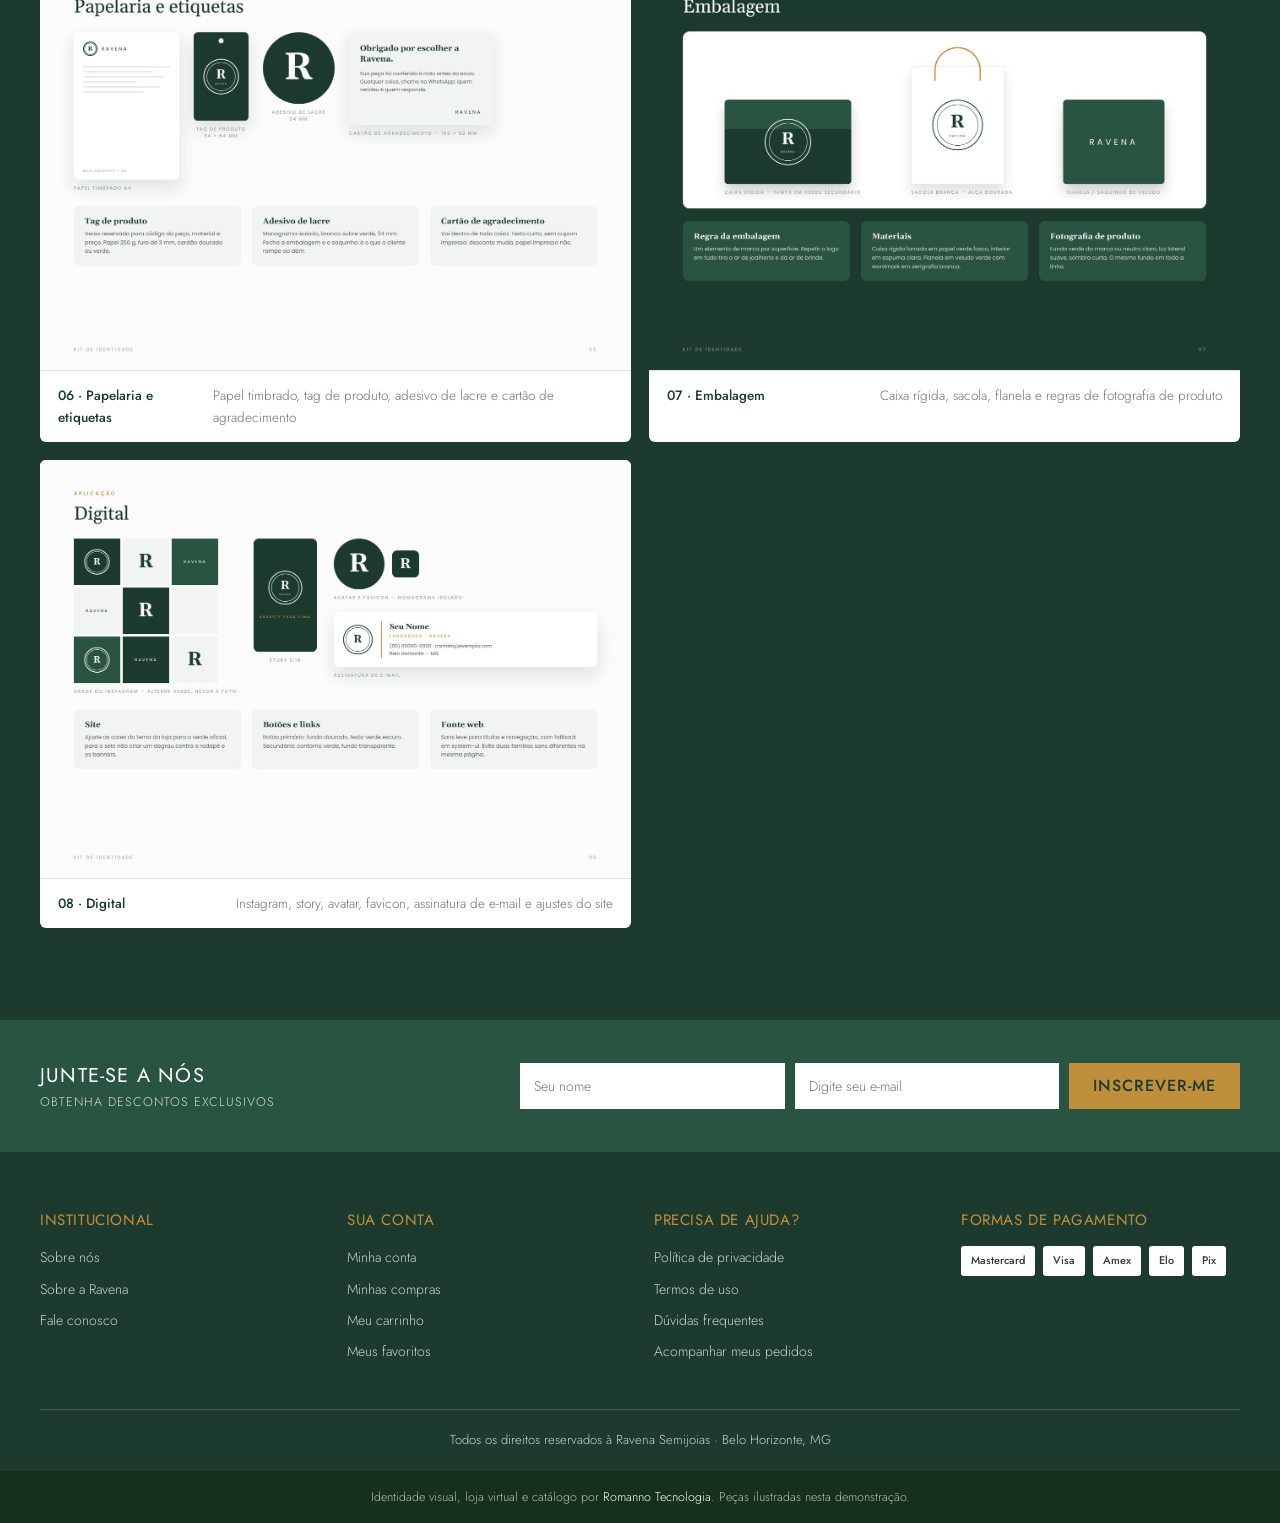
<file: projetos/ravena-semijoias.html>
<!DOCTYPE html>
<html lang="pt-BR">
<head>
<meta charset="UTF-8">
<meta name="viewport" content="width=device-width,initial-scale=1">
<title>Ravena Semijoias — Projeto Romanno Tecnologia</title>
<meta property="og:type" content="website">
<meta property="og:site_name" content="Romanno Tecnologia">
<meta property="og:title" content="Ravena Semijoias — Projeto Romanno Tecnologia">
<meta property="og:description" content="Demonstração visual do e-commerce Ravena Semijoias e do kit de identidade da marca, desenvolvidos pela Romanno Tecnologia.">
<meta property="og:url" content="https://romanno.com.br/projetos/ravena-semijoias.html">
<meta property="og:image" content="https://romanno.com.br/assets/img/og/ravena.jpg">
<meta property="og:image:width" content="1200">
<meta property="og:image:height" content="627">
<meta name="twitter:card" content="summary_large_image">
<meta name="description" content="Demonstração visual do e-commerce Ravena Semijoias e do kit de identidade da marca, desenvolvidos pela Romanno Tecnologia.">
<meta name="robots" content="noindex">
<meta name="theme-color" content="#1C3B2E">
<link rel="icon" href="data:image/svg+xml,%3Csvg xmlns='http://www.w3.org/2000/svg' viewBox='0 0 64 64'%3E%3Ccircle cx='32' cy='32' r='32' fill='%231C3B2E'/%3E%3Ctext x='32' y='44' text-anchor='middle' font-family='Georgia,serif' font-weight='700' font-size='34' fill='%23fff'%3ER%3C/text%3E%3C/svg%3E">
<link rel="preconnect" href="https://fonts.googleapis.com">
<link rel="preconnect" href="https://fonts.gstatic.com" crossorigin>
<link href="https://fonts.googleapis.com/css2?family=Jost:ital,wght@0,300;0,400;0,500;1,300&display=swap" rel="stylesheet">
<style>
/* Paleta do Kit de Identidade Ravena */
:root{--verde:#1C3B2E;--verde2:#2A5442;--dourado:#C08F3C;--nevoa:#F1F4F2;--tinta:#2E3A34;--branco:#fff;--linha:#DDE3DF;--cinza:#6B746F;--serif:"Century Schoolbook","New Century Schoolbook","TeX Gyre Schola",Georgia,serif}
*{box-sizing:border-box}
html{scroll-behavior:smooth}
body{margin:0;background:var(--branco);color:var(--tinta);font-family:"Jost",system-ui,Arial,sans-serif;font-weight:300;line-height:1.6;-webkit-font-smoothing:antialiased;overflow-x:hidden}
a{color:inherit;text-decoration:none}
img{max-width:100%;height:auto;display:block}
.wrap{width:min(1200px,calc(100% - 48px));margin:auto}
.demo-bar{background:var(--tinta);color:#D6DDD9;font-size:12.5px;text-align:center;padding:9px 16px;font-weight:400}
.demo-bar a{color:#fff;text-decoration:underline;text-underline-offset:3px;margin-left:8px}
.toplinks{border-bottom:1px solid var(--linha);font-size:12px;color:var(--verde2)}
.toplinks .wrap{display:flex;gap:26px;height:38px;align-items:center}
header{position:sticky;top:0;z-index:20;background:rgba(255,255,255,.96);backdrop-filter:blur(10px);border-bottom:1px solid var(--linha)}
.nav{display:grid;grid-template-columns:1fr auto 1fr;align-items:center;height:78px}
.search{display:flex;align-items:center;justify-content:space-between;max-width:200px;border-bottom:1px solid var(--tinta);padding:4px 0;font-size:13px;color:var(--cinza)}
.search svg,.icons svg{width:19px;height:19px;fill:none;stroke:var(--tinta);stroke-width:1.5}
.logo{font-weight:400;font-size:24px;letter-spacing:.3em;margin-right:-.3em;color:var(--verde);text-align:center;line-height:1}
.icons{display:flex;justify-content:flex-end;gap:20px;align-items:center}
.cart{position:relative}.cart i{position:absolute;top:-6px;right:-9px;width:16px;height:16px;border-radius:50%;background:var(--dourado);color:var(--verde);font-size:10px;font-style:normal;font-weight:500;display:grid;place-items:center}
.cats-nav{display:flex;justify-content:center;gap:30px;padding:0 0 16px;font-size:13.5px;color:var(--tinta)}
.cats-nav a:first-child{font-weight:500}
.hero{position:relative;display:grid;background:var(--verde);color:#fff;overflow:hidden}
.hero > *{grid-area:1/1}
.hero-art{min-height:clamp(380px,40vw,580px)}.hero-art svg{width:100%;height:100%;display:block}
.hero-text{align-self:center;justify-self:end;margin-right:max(24px,calc((100% - 1200px)/2));max-width:430px;padding:40px 0}
.kicker{font-size:11px;letter-spacing:.34em;text-transform:uppercase;color:var(--dourado);font-weight:400}
.hero h1{font-family:var(--serif);font-weight:400;font-size:clamp(34px,4vw,56px);line-height:1.08;margin:14px 0 0}
.hero p{color:#D3DDD7;margin:18px 0 0;font-size:16px}
.btn{display:inline-flex;align-items:center;gap:10px;height:50px;padding:0 28px;margin-top:28px;background:var(--dourado);color:var(--verde);font-size:12.5px;letter-spacing:.18em;text-transform:uppercase;font-weight:500;transition:filter .2s}
.btn:hover{filter:brightness(1.07)}
.btn.out{background:transparent;border:1px solid var(--verde);color:var(--verde)}
section{padding:92px 0}
.head{text-align:center;max-width:640px;margin:0 auto 50px}
.head h2{font-family:var(--serif);font-weight:400;font-size:clamp(30px,3.2vw,44px);color:var(--verde);margin:12px 0 0;line-height:1.15}
.head p{color:var(--cinza);margin:14px 0 0}
.cats{display:grid;grid-template-columns:repeat(5,1fr);gap:14px}
.cat{position:relative;aspect-ratio:3/4;background:var(--nevoa);display:flex;align-items:flex-end;justify-content:center;padding:18px;overflow:hidden;transition:background .3s}
.cat:hover{background:#E6ECE8}
.cat svg{position:absolute;top:16%;left:50%;width:60%;transform:translateX(-50%);transition:transform .5s}
.cat:hover svg{transform:translateX(-50%) scale(1.06)}
.cat span{position:relative;font-size:11.5px;letter-spacing:.22em;text-transform:uppercase;color:var(--verde);font-weight:400;border-bottom:1px solid var(--dourado);padding-bottom:4px;text-align:center}
.grid{display:grid;grid-template-columns:repeat(4,1fr);gap:28px 18px}
.prod .img{position:relative;aspect-ratio:1;background:var(--nevoa);display:grid;place-items:center;overflow:hidden}
.prod .img svg{width:56%;transition:transform .5s}
.prod:hover .img svg{transform:scale(1.07)}
.prod .badge{position:absolute;top:12px;left:12px;font-size:10px;letter-spacing:.18em;text-transform:uppercase;background:var(--verde);color:#fff;padding:4px 9px;font-weight:400}
.prod h3{font-weight:400;font-size:15px;margin:14px 0 2px;color:var(--tinta)}
.prod small{display:block;color:var(--cinza);font-size:12.5px}
.prod .price{margin-top:6px;font-size:16px;color:var(--verde);font-weight:500}
.prod .price s{color:#9aa39e;font-size:13px;margin-right:8px;font-weight:300}
.prod .inst{display:block;font-size:12px;color:var(--cinza)}
.perks{display:grid;grid-template-columns:repeat(4,1fr);background:var(--nevoa)}
.perk{padding:34px 24px;text-align:center}
.perk + .perk{border-left:1px solid var(--linha)}
.perk svg{width:28px;height:28px;fill:none;stroke:var(--dourado);stroke-width:1.4}
.perk b{display:block;font-weight:500;font-size:14px;margin-top:10px;color:var(--verde)}
.perk span{display:block;color:var(--cinza);font-size:13px}
/* identidade */
.idv{background:var(--verde);color:#fff}
.idv .head h2{color:#fff}.idv .head p{color:#C9D5CE}
.idv-cover{display:grid;grid-template-columns:1.1fr .9fr;gap:40px;align-items:center;margin-bottom:46px}
.idv-cover img{width:100%;height:auto;align-self:center;border-radius:6px;box-shadow:0 30px 60px rgba(0,0,0,.35)}
.idv-cover ul{list-style:none;margin:0;padding:0;display:grid;gap:14px}
.idv-cover li{padding:16px 18px;border:1px solid rgba(255,255,255,.14);border-radius:6px}
.idv-cover li b{display:block;font-weight:500;color:#fff}
.idv-cover li span{color:#C9D5CE;font-size:14px}
.board{display:grid;grid-template-columns:1fr 1fr;gap:18px}
.tile{margin:0;background:#fff;border-radius:6px;overflow:hidden;color:var(--tinta)}
.tile.wide{grid-column:1/-1}
.tile a{display:block;overflow:hidden}.tile a img{transition:transform .5s}.tile a:hover img{transform:scale(1.02)}
.board-note{text-align:center;color:#C9D5CE;font-size:14px;margin:0 0 18px}
.tile img{width:100%}
.tile figcaption{display:flex;justify-content:space-between;gap:12px;padding:14px 18px;border-top:1px solid var(--linha);font-size:13.5px}
.tile figcaption b{font-weight:500;color:var(--verde)}
.tile figcaption span{color:var(--cinza)}
.news{background:var(--verde2);color:#fff;padding:40px 0}
.news .wrap{display:grid;grid-template-columns:1fr 1.6fr;gap:30px;align-items:center}
.news h3{margin:0;font-weight:400;font-size:20px;letter-spacing:.06em}
.news small{display:block;font-size:12.5px;letter-spacing:.08em;color:#D3DDD7}
.news form{display:grid;grid-template-columns:1fr 1fr auto;gap:10px}
.news input{height:46px;border:0;padding:0 14px;font:inherit;font-size:14px}
.news button{height:46px;border:0;padding:0 24px;background:var(--dourado);color:var(--verde);font:inherit;font-weight:500;letter-spacing:.06em;cursor:pointer}
footer{background:var(--verde);color:#C9D5CE;font-size:14px;padding:56px 0 0}
.foot{display:grid;grid-template-columns:repeat(4,1fr);gap:28px}
.foot h4{color:var(--dourado);font-weight:400;font-size:15px;letter-spacing:.04em;text-transform:uppercase;margin:0 0 14px}
.foot ul{list-style:none;margin:0;padding:0;display:grid;gap:9px}
.pay{display:flex;gap:8px;flex-wrap:wrap}
.pay span{background:#fff;color:var(--tinta);font-size:11px;font-weight:500;padding:6px 10px;border-radius:3px}
.copy{margin-top:46px;border-top:1px solid rgba(255,255,255,.15);padding:20px 0;text-align:center;font-size:13px}
.credit{background:#15301F;color:#AFC0B6;font-size:12.5px;padding:16px 0;text-align:center}
.credit a{color:#fff}
.js .rv{opacity:0;transform:translateY(16px);transition:opacity .8s,transform .8s}
.js .rv.in{opacity:1;transform:none}
@media (prefers-reduced-motion:reduce){.js .rv{opacity:1;transform:none;transition:none}}
@media(max-width:980px){
  .toplinks{display:none}
  .nav{grid-template-columns:auto 1fr auto}.search{display:none}.logo{text-align:left;margin-right:0}
  .cats-nav{justify-content:flex-start;overflow-x:auto;padding:0 24px 14px;white-space:nowrap;gap:22px}
  .hero > *{grid-area:auto}
  .hero-art{min-height:0;height:300px}
  .hero-text{justify-self:stretch;margin:0;max-width:none;padding:34px 24px 40px}
  .cats{grid-template-columns:repeat(3,1fr)}
  .grid{grid-template-columns:repeat(2,1fr)}
  .perks{grid-template-columns:1fr 1fr}.perk:nth-child(3){border-left:0}.perk:nth-child(n+3){border-top:1px solid var(--linha)}
  .idv-cover,.news .wrap{grid-template-columns:1fr}
  .board{grid-template-columns:1fr}
  .foot{grid-template-columns:1fr 1fr}
}
@media(max-width:560px){
  .wrap{width:calc(100% - 32px)}
  section{padding:70px 0}
  .cats{grid-template-columns:repeat(2,1fr)}
  .grid{gap:22px 12px}
  .news form{grid-template-columns:1fr}
  .foot{grid-template-columns:1fr}
  .tile figcaption{flex-direction:column;gap:2px}
}
</style>
<script>document.documentElement.classList.add("js")</script>
</head>
<body>

<svg width="0" height="0" style="position:absolute" aria-hidden="true">
  <defs>
    <linearGradient id="prata" x1="0" y1="0" x2="1" y2="1"><stop offset="0" stop-color="#F4F5F6"/><stop offset=".35" stop-color="#B8BEC2"/><stop offset=".6" stop-color="#E9ECEE"/><stop offset="1" stop-color="#8E959A"/></linearGradient>
    <radialGradient id="pedra" cx=".35" cy=".3" r=".8"><stop offset="0" stop-color="#fff"/><stop offset=".5" stop-color="#DDE6EC"/><stop offset="1" stop-color="#9FB0BB"/></radialGradient>
    <symbol id="anel" viewBox="0 0 120 120"><ellipse cx="60" cy="72" rx="34" ry="34" fill="none" stroke="url(#prata)" stroke-width="7"/><path d="M48 40l12-16 12 16-12 10z" fill="url(#pedra)" stroke="#9AA3A9" stroke-width="1"/></symbol>
    <symbol id="argola" viewBox="0 0 120 120"><circle cx="60" cy="66" r="36" fill="none" stroke="url(#prata)" stroke-width="6"/><path d="M60 18v12" stroke="url(#prata)" stroke-width="4" stroke-linecap="round"/><circle cx="60" cy="16" r="4" fill="url(#prata)"/></symbol>
    <symbol id="colar" viewBox="0 0 160 120"><path d="M14 8 Q80 112 146 8" fill="none" stroke="url(#prata)" stroke-width="2.4" stroke-dasharray="1 3.2" stroke-linecap="round"/><path d="M80 62v10" stroke="url(#prata)" stroke-width="2"/><path d="M80 72l11 12-11 12-11-12z" fill="url(#pedra)" stroke="url(#prata)" stroke-width="2.5"/></symbol>
    <symbol id="pulseira" viewBox="0 0 120 120"><ellipse cx="60" cy="60" rx="44" ry="30" fill="none" stroke="url(#prata)" stroke-width="5"/><circle cx="104" cy="60" r="5" fill="url(#pedra)" stroke="#9AA3A9"/></symbol>
    <symbol id="brinco" viewBox="0 0 120 120"><path d="M60 30l14 16-14 16-14-16z" fill="url(#pedra)" stroke="url(#prata)" stroke-width="3"/><path d="M60 62v10" stroke="url(#prata)" stroke-width="2.5"/><circle cx="60" cy="82" r="8" fill="url(#pedra)" stroke="url(#prata)" stroke-width="2"/></symbol>
    <symbol id="conjunto" viewBox="0 0 120 120"><path d="M20 20 Q60 80 100 20" fill="none" stroke="url(#prata)" stroke-width="2" stroke-dasharray="1 3" stroke-linecap="round"/><path d="M60 50l8 9-8 9-8-9z" fill="url(#pedra)" stroke="url(#prata)" stroke-width="2"/><path d="M34 86l7 8-7 8-7-8z" fill="url(#pedra)" stroke="url(#prata)" stroke-width="2"/><path d="M86 86l7 8-7 8-7-8z" fill="url(#pedra)" stroke="url(#prata)" stroke-width="2"/></symbol>
  </defs>
</svg>

<div class="demo-bar">Demonstração visual de um projeto da Romanno Tecnologia (sem venda real). <a href="../">← Voltar ao portfólio</a></div>
<div class="toplinks"><div class="wrap"><span>Home</span><span>Sobre nós</span><span>Sobre a Ravena</span><span>Fale conosco</span></div></div>

<header>
  <div class="wrap nav">
    <div class="search" aria-hidden="true">Buscar <svg viewBox="0 0 24 24"><circle cx="11" cy="11" r="7"/><path d="M20 20l-4-4"/></svg></div>
    <div class="logo">RAVENA<small style="display:block;font-size:9px;letter-spacing:.5em;color:#6B746F;margin-top:4px">SEMIJOIAS</small></div>
    <div class="icons" aria-hidden="true">
      <svg viewBox="0 0 24 24"><path d="M12 20s-7-4.4-7-10a4 4 0 0 1 7-2.6A4 4 0 0 1 19 10c0 5.6-7 10-7 10z"/></svg>
      <svg viewBox="0 0 24 24"><circle cx="12" cy="8" r="4"/><path d="M4 21c1.5-4 4.5-6 8-6s6.5 2 8 6"/></svg>
      <span class="cart"><svg viewBox="0 0 24 24"><path d="M3 4h2l2.4 11h11L21 8H6.3"/><circle cx="9" cy="19" r="1.4"/><circle cx="17" cy="19" r="1.4"/></svg><i>0</i></span>
    </div>
  </div>
  <nav class="cats-nav" aria-label="Categorias"><a href="#vitrine">Toda a loja</a><a href="#vitrine">Anéis</a><a href="#vitrine">Brincos</a><a href="#vitrine">Colares &amp; Correntes</a><a href="#vitrine">Conjuntos</a><a href="#vitrine">Pulseiras &amp; Braceletes</a></nav>
</header>

<main>
  <section class="hero" style="padding:0">
    <div class="hero-art" aria-hidden="true">
      <svg viewBox="0 0 600 420" preserveAspectRatio="xMidYMid slice"><defs><radialGradient id="luz" cx=".35" cy=".45" r=".7"><stop offset="0" stop-color="#2E6450"/><stop offset="1" stop-color="#1C3B2E"/></radialGradient></defs><rect width="600" height="420" fill="url(#luz)"/><circle cx="210" cy="210" r="150" fill="none" stroke="rgba(255,255,255,.08)"/><circle cx="210" cy="210" r="118" fill="none" stroke="rgba(192,143,60,.25)"/>
      <use href="#colar" x="70" y="40" width="280" height="210"/><use href="#brinco" x="245" y="215" width="90" height="90"/><use href="#anel" x="110" y="250" width="120" height="120"/></svg>
    </div>
    <div class="hero-text rv">
      <div class="kicker">Coleção Essencial · Prata 925</div>
      <h1>O brilho do dia a dia, sem esforço.</h1>
      <p>Semijoias delicadas para usar todos os dias e combinar com tudo. Garantia, troca fácil e envio para todo o Brasil.</p>
      <a class="btn" href="#vitrine">Ver coleção</a>
    </div>
  </section>

  <section id="categorias">
    <div class="wrap">
      <div class="head rv"><div class="kicker">Categorias</div><h2>Escolha por peça</h2></div>
      <div class="cats">
        <a class="cat rv" href="#vitrine"><svg viewBox="0 0 120 120"><use href="#anel"/></svg><span>Anéis</span></a>
        <a class="cat rv" href="#vitrine"><svg viewBox="0 0 120 120"><use href="#brinco"/></svg><span>Brincos</span></a>
        <a class="cat rv" href="#vitrine"><svg viewBox="0 0 160 120"><use href="#colar"/></svg><span>Colares</span></a>
        <a class="cat rv" href="#vitrine"><svg viewBox="0 0 120 120"><use href="#conjunto"/></svg><span>Conjuntos</span></a>
        <a class="cat rv" href="#vitrine"><svg viewBox="0 0 120 120"><use href="#pulseira"/></svg><span>Pulseiras</span></a>
      </div>
    </div>
  </section>

  <section id="vitrine" style="padding-top:0">
    <div class="wrap">
      <div class="head rv"><div class="kicker">Mais vendidas</div><h2>As queridinhas da coleção</h2></div>
      <div class="grid">
        <article class="prod rv"><div class="img"><span class="badge">Novo</span><svg viewBox="0 0 160 120"><use href="#colar"/></svg></div><h3>Colar Ponto de Luz Losango</h3><small>Prata 925 · zircônia · 45 cm</small><div class="price">R$ 149,90</div><span class="inst">ou 3x de R$ 49,97</span></article>
        <article class="prod rv"><div class="img"><svg viewBox="0 0 120 120"><use href="#brinco"/></svg></div><h3>Brinco Losango Cristal</h3><small>Prata 925 · zircônia</small><div class="price">R$ 99,90</div><span class="inst">ou 2x de R$ 49,95</span></article>
        <article class="prod rv"><div class="img"><svg viewBox="0 0 120 120"><use href="#argola"/></svg></div><h3>Argola Média Lisa</h3><small>Prata 925</small><div class="price">R$ 89,90</div><span class="inst">ou 2x de R$ 44,95</span></article>
        <article class="prod rv"><div class="img"><span class="badge">Mais vendido</span><svg viewBox="0 0 120 120"><use href="#anel"/></svg></div><h3>Anel Navete</h3><small>Prata 925 · zircônia</small><div class="price">R$ 119,90</div><span class="inst">ou 3x de R$ 39,97</span></article>
        <article class="prod rv"><div class="img"><svg viewBox="0 0 120 120"><use href="#conjunto"/></svg></div><h3>Conjunto Losango</h3><small>Colar + brincos · prata 925</small><div class="price"><s>R$ 249,80</s>R$ 219,90</div><span class="inst">ou 3x de R$ 73,30</span></article>
        <article class="prod rv"><div class="img"><svg viewBox="0 0 120 120"><use href="#pulseira"/></svg></div><h3>Pulseira Riviera Fina</h3><small>Prata 925 · ajustável</small><div class="price">R$ 139,90</div><span class="inst">ou 3x de R$ 46,63</span></article>
        <article class="prod rv"><div class="img"><svg viewBox="0 0 120 120"><use href="#argola"/></svg></div><h3>Argola Mini Duo</h3><small>Prata 925 · par</small><div class="price">R$ 69,90</div><span class="inst">ou 2x de R$ 34,95</span></article>
        <article class="prod rv"><div class="img"><svg viewBox="0 0 160 120"><use href="#colar"/></svg></div><h3>Choker Elo Português</h3><small>Prata 925 · 40 cm</small><div class="price">R$ 189,90</div><span class="inst">ou 3x de R$ 63,30</span></article>
      </div>
    </div>
  </section>

  <div class="perks">
    <div class="perk"><svg viewBox="0 0 24 24"><path d="M3 7h11v9H3zM14 10h4l3 3v3h-7z"/><circle cx="7" cy="17.5" r="1.8"/><circle cx="17" cy="17.5" r="1.8"/></svg><b>Envio para todo o Brasil</b><span>com código de rastreio</span></div>
    <div class="perk"><svg viewBox="0 0 24 24"><path d="M12 3l8 3v6c0 5-3.5 8.5-8 10-4.5-1.5-8-5-8-10V6z"/><path d="M8.5 12l2.5 2.5 4.5-5"/></svg><b>Garantia</b><span>em todas as peças</span></div>
    <div class="perk"><svg viewBox="0 0 24 24"><path d="M4 12a8 8 0 0 1 14-5.3M20 12a8 8 0 0 1-14 5.3"/><path d="M18 3v4h-4M6 21v-4h4"/></svg><b>Troca fácil</b><span>em até 7 dias</span></div>
    <div class="perk"><svg viewBox="0 0 24 24"><rect x="3" y="6" width="18" height="12" rx="2"/><path d="M3 10h18"/></svg><b>Cartão e Pix</b><span>parcele sem juros</span></div>
  </div>

  <!-- IDENTIDADE VISUAL: o trabalho por trás da loja -->
  <section class="idv" id="identidade">
    <div class="wrap">
      <div class="head rv"><div class="kicker">O trabalho por trás da loja</div><h2>Identidade visual completa</h2><p>Antes da loja, a marca. A Romanno Tecnologia criou o kit de identidade da Ravena Semijoias: selo, paleta, tipografia, papelaria, embalagem e peças digitais, todos com regras de uso.</p></div>

      <div class="idv-cover">
        <img class="rv" src="../assets/img/ravena/kit-p1.jpg" alt="Capa do Kit de Identidade Ravena Semijoias, com o selo branco sobre verde" width="1400" height="989" loading="lazy">
        <ul class="rv">
          <li><b>Selo e monograma</b><span>Versão principal, positiva, lockup horizontal e monograma para avatar e favicon, com área de proteção e tamanho mínimo.</span></li>
          <li><b>Paleta e tipografia</b><span>Verde Ravena como cor dominante, dourado só em detalhes e acabamento especial, serifa para títulos e sans leve para rótulos.</span></li>
          <li><b>Aplicações</b><span>Cartão de visitas, papel timbrado, tag de produto, lacre, cartão de agradecimento, embalagem e grade do Instagram.</span></li>
          <li><b>Loja alinhada à marca</b><span>Tema da loja ajustado às cores oficiais, para o selo não destoar do rodapé e dos banners.</span></li>
        </ul>
      </div>

      <p class="board-note rv">Kit completo, página por página. Clique em uma página para ver em tamanho real.</p>
      <div class="board">
        <figure class="tile rv"><a href="../assets/img/ravena/kit-p2.jpg" target="_blank" rel="noopener"><img src="../assets/img/ravena/kit-p2.jpg" alt="Kit de identidade Ravena Semijoias, página 2: Versões do logo" width="1400" height="989" loading="lazy"></a><figcaption><b>02 · Versões do logo</b><span>Selo principal, positivo, lockup, monograma, área de proteção e tamanho mínimo</span></figcaption></figure>
        <figure class="tile rv"><a href="../assets/img/ravena/kit-p3.jpg" target="_blank" rel="noopener"><img src="../assets/img/ravena/kit-p3.jpg" alt="Kit de identidade Ravena Semijoias, página 3: O que não fazer" width="1400" height="989" loading="lazy"></a><figcaption><b>03 · O que não fazer</b><span>Usos proibidos, fundos permitidos, cor do selo e efeitos</span></figcaption></figure>
        <figure class="tile rv"><a href="../assets/img/ravena/kit-p4.jpg" target="_blank" rel="noopener"><img src="../assets/img/ravena/kit-p4.jpg" alt="Kit de identidade Ravena Semijoias, página 4: Cores e tipografia" width="1400" height="989" loading="lazy"></a><figcaption><b>04 · Cores e tipografia</b><span>Paleta oficial, proporção de uso, tipografia e escala</span></figcaption></figure>
        <figure class="tile rv"><a href="../assets/img/ravena/kit-p5.jpg" target="_blank" rel="noopener"><img src="../assets/img/ravena/kit-p5.jpg" alt="Kit de identidade Ravena Semijoias, página 5: Cartão de visitas" width="1400" height="989" loading="lazy"></a><figcaption><b>05 · Cartão de visitas</b><span>Frente e verso, especificação, acabamento e arquivo de impressão</span></figcaption></figure>
        <figure class="tile rv"><a href="../assets/img/ravena/kit-p6.jpg" target="_blank" rel="noopener"><img src="../assets/img/ravena/kit-p6.jpg" alt="Kit de identidade Ravena Semijoias, página 6: Papelaria e etiquetas" width="1400" height="989" loading="lazy"></a><figcaption><b>06 · Papelaria e etiquetas</b><span>Papel timbrado, tag de produto, adesivo de lacre e cartão de agradecimento</span></figcaption></figure>
        <figure class="tile rv"><a href="../assets/img/ravena/kit-p7.jpg" target="_blank" rel="noopener"><img src="../assets/img/ravena/kit-p7.jpg" alt="Kit de identidade Ravena Semijoias, página 7: Embalagem" width="1400" height="989" loading="lazy"></a><figcaption><b>07 · Embalagem</b><span>Caixa rígida, sacola, flanela e regras de fotografia de produto</span></figcaption></figure>
        <figure class="tile rv"><a href="../assets/img/ravena/kit-p8.jpg" target="_blank" rel="noopener"><img src="../assets/img/ravena/kit-p8.jpg" alt="Kit de identidade Ravena Semijoias, página 8: Digital" width="1400" height="989" loading="lazy"></a><figcaption><b>08 · Digital</b><span>Instagram, story, avatar, favicon, assinatura de e-mail e ajustes do site</span></figcaption></figure>
      </div>
    </div>
  </section>

  <section class="news" aria-label="Lista de novidades">
    <div class="wrap rv">
      <div><h3>JUNTE-SE A NÓS</h3><small>OBTENHA DESCONTOS EXCLUSIVOS</small></div>
      <form onsubmit="event.preventDefault();this.querySelector('button').textContent='Demonstração ✓'">
        <input type="text" placeholder="Seu nome" aria-label="Nome"><input type="email" placeholder="Digite seu e-mail" aria-label="E-mail"><button>INSCREVER-ME</button>
      </form>
    </div>
  </section>
</main>

<footer>
  <div class="wrap foot">
    <div><h4>Institucional</h4><ul><li>Sobre nós</li><li>Sobre a Ravena</li><li>Fale conosco</li></ul></div>
    <div><h4>Sua conta</h4><ul><li>Minha conta</li><li>Minhas compras</li><li>Meu carrinho</li><li>Meus favoritos</li></ul></div>
    <div><h4>Precisa de ajuda?</h4><ul><li>Política de privacidade</li><li>Termos de uso</li><li>Dúvidas frequentes</li><li>Acompanhar meus pedidos</li></ul></div>
    <div><h4>Formas de pagamento</h4><div class="pay"><span>Mastercard</span><span>Visa</span><span>Amex</span><span>Elo</span><span>Pix</span></div></div>
  </div>
  <div class="wrap copy">Todos os direitos reservados à Ravena Semijoias · Belo Horizonte, MG</div>
  <div class="credit">Identidade visual, loja virtual e catálogo por <a href="../">Romanno Tecnologia</a>. Peças ilustradas nesta demonstração.</div>
</footer>

<script>
(function(){var els=document.querySelectorAll(".rv");if(!("IntersectionObserver" in window)){els.forEach(function(e){e.classList.add("in")});return}
var io=new IntersectionObserver(function(en){en.forEach(function(x){if(x.isIntersecting){x.target.classList.add("in");io.unobserve(x.target)}})},{threshold:.08});els.forEach(function(e){io.observe(e)})})();
</script>
</body>
</html>
</file>
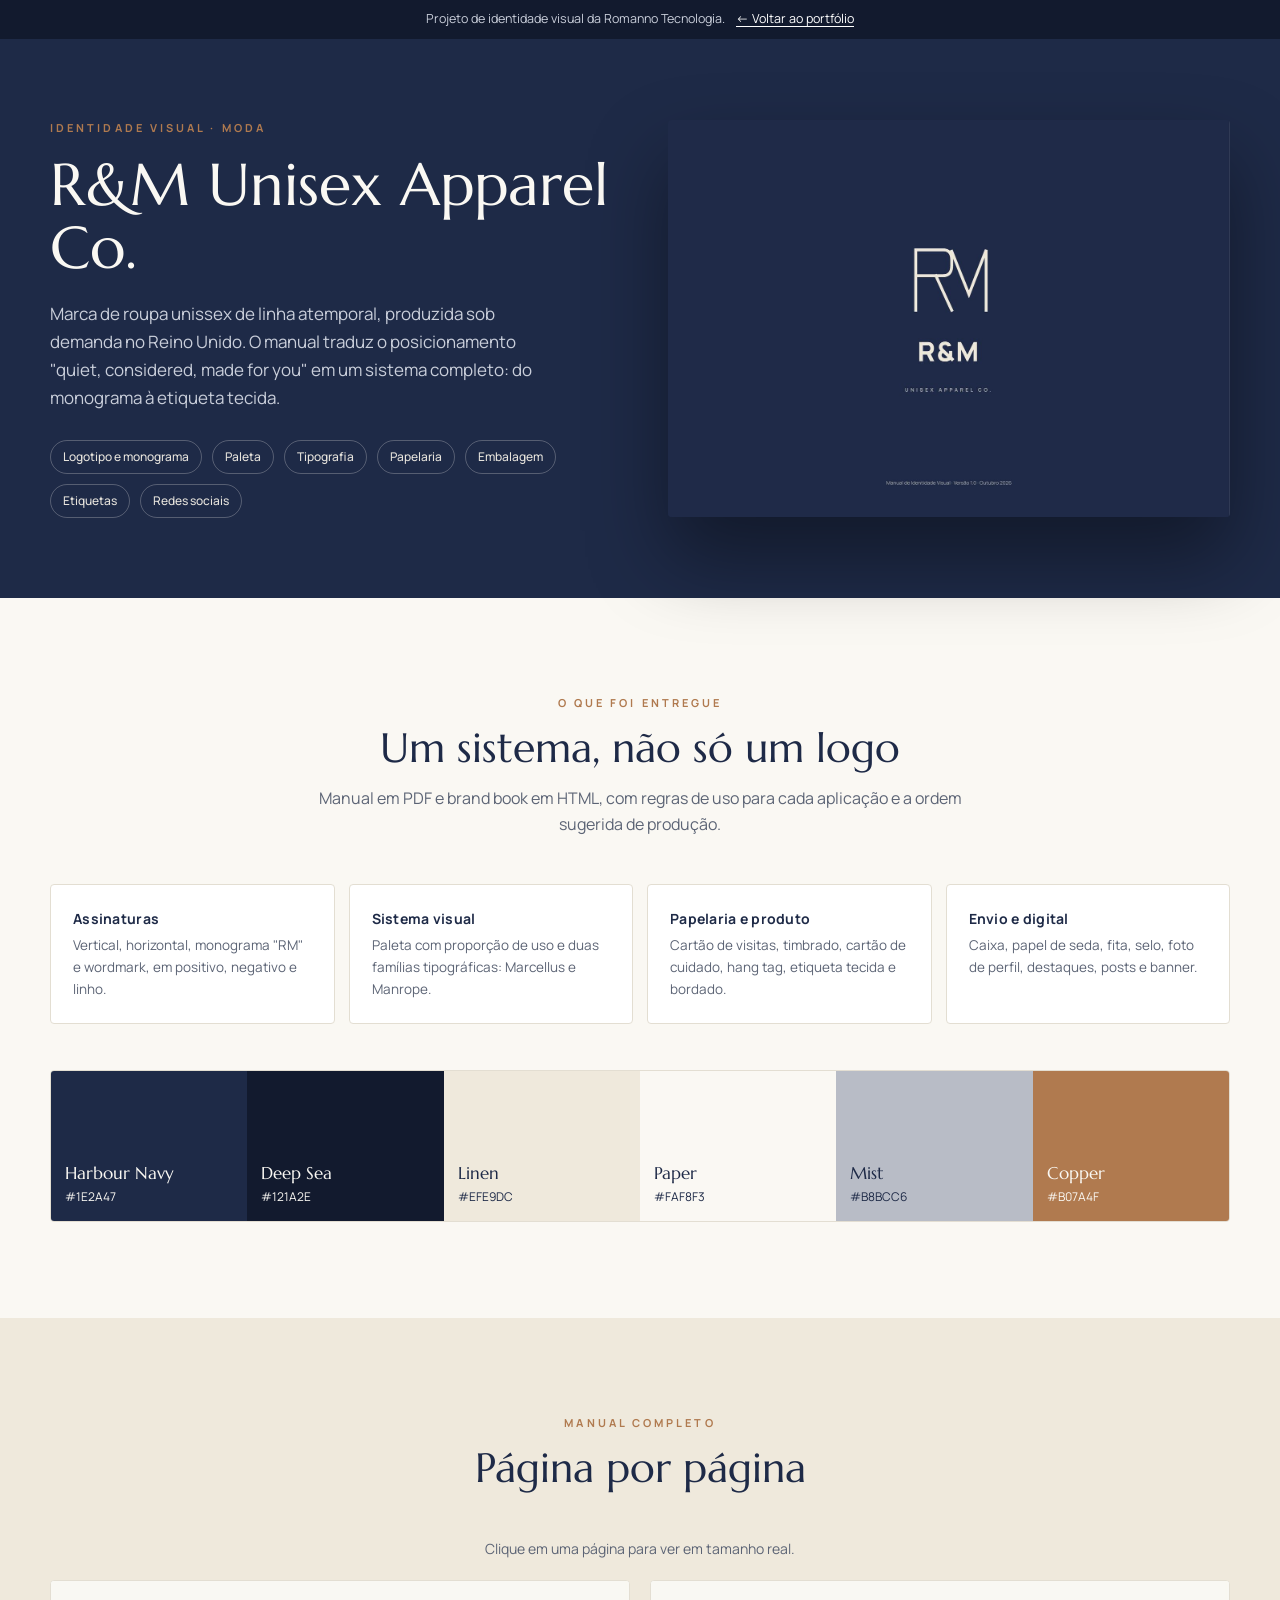
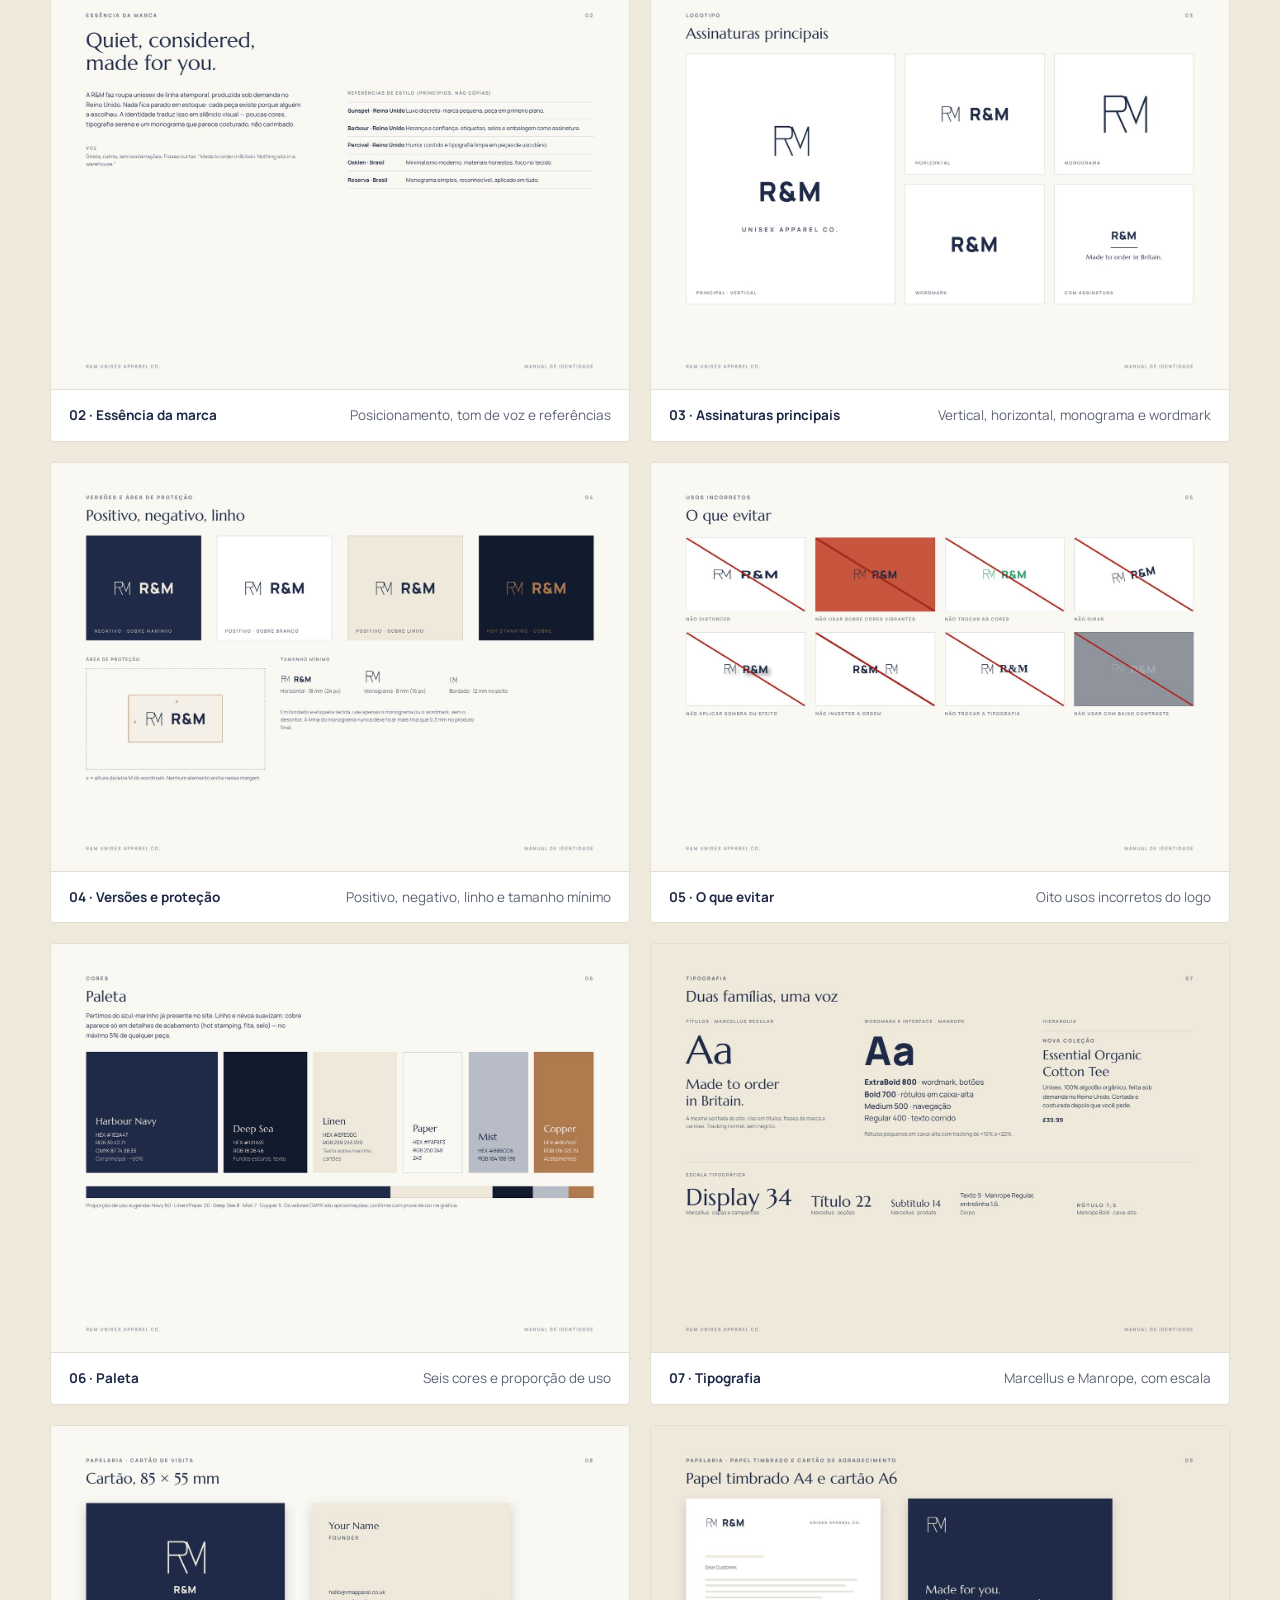
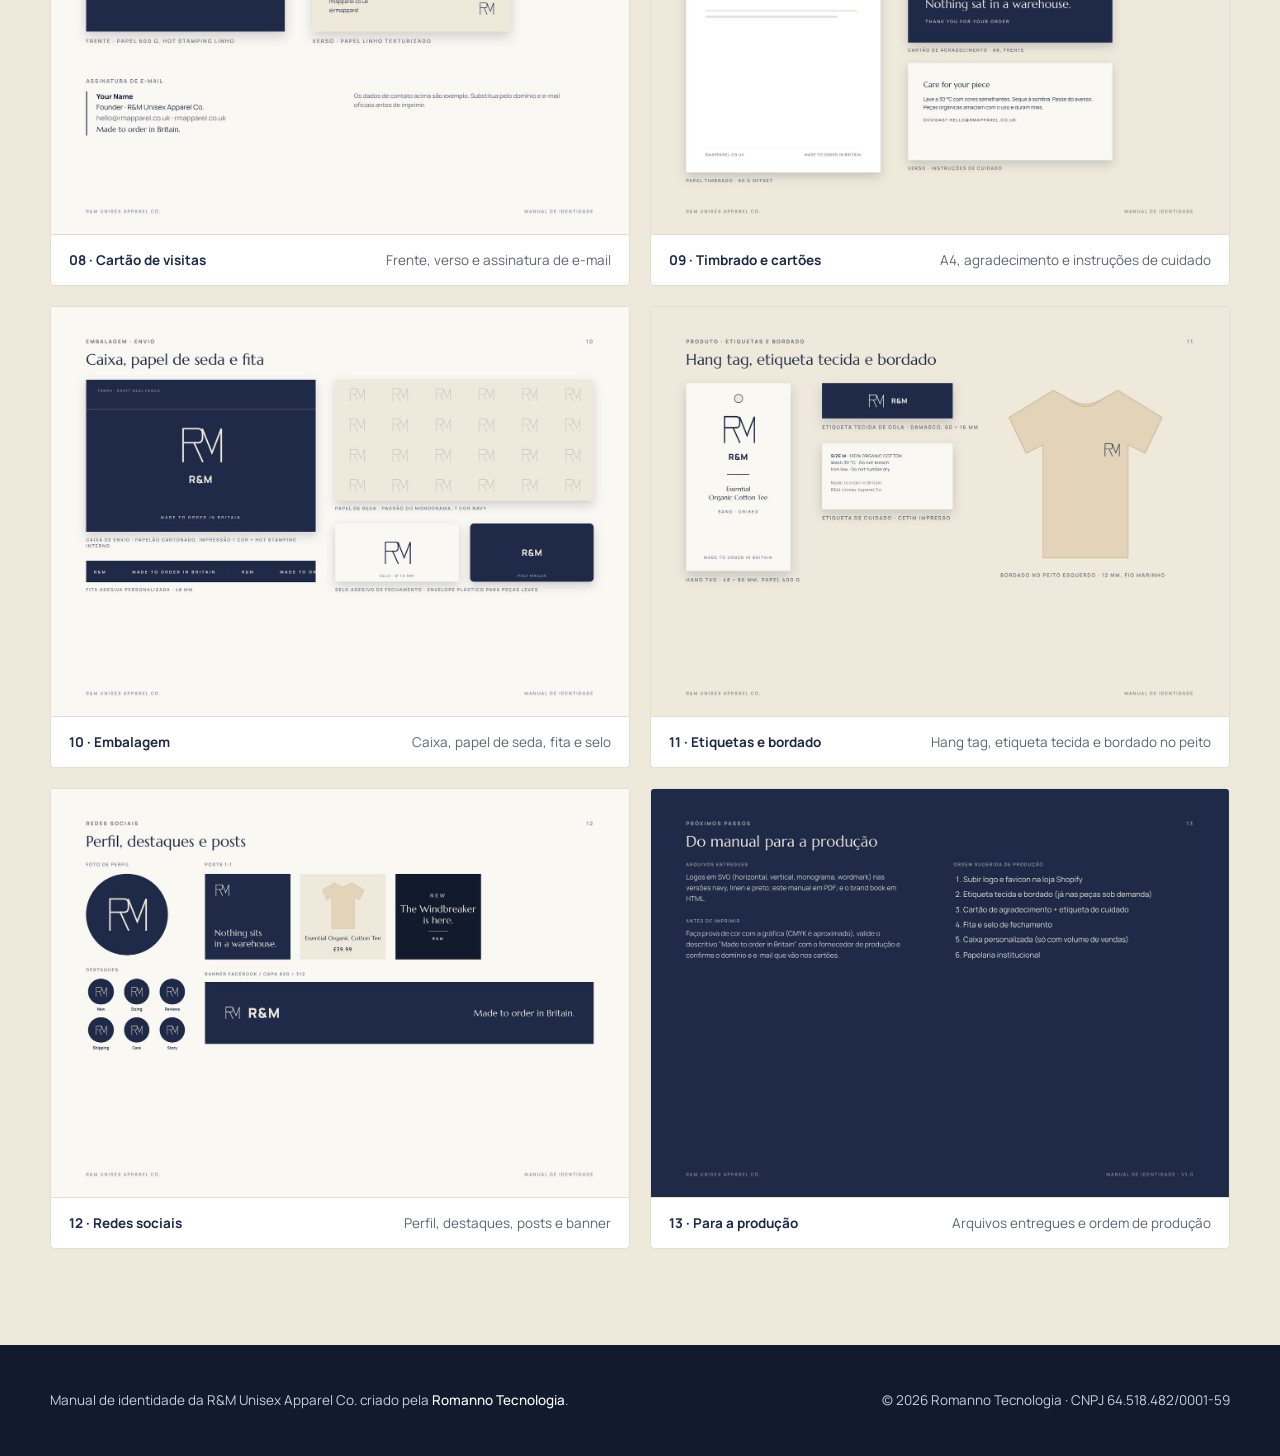
<file: projetos/rm-apparel.html>
<!DOCTYPE html>
<html lang="pt-BR">
<head>
<meta charset="UTF-8">
<meta name="viewport" content="width=device-width,initial-scale=1">
<title>R&amp;M Unisex Apparel Co. — Projeto Romanno Tecnologia</title>
<meta property="og:type" content="website">
<meta property="og:site_name" content="Romanno Tecnologia">
<meta property="og:title" content="R&amp;M Unisex Apparel Co. — Projeto Romanno Tecnologia">
<meta property="og:description" content="Manual de identidade visual da R&M Unisex Apparel Co., marca de roupa unissex sob demanda no Reino Unido, criado pela Romanno Tecnologia.">
<meta property="og:url" content="https://romanno.com.br/projetos/rm-apparel.html">
<meta property="og:image" content="https://romanno.com.br/assets/img/og/rm.jpg">
<meta property="og:image:width" content="1200">
<meta property="og:image:height" content="627">
<meta name="twitter:card" content="summary_large_image">
<meta name="description" content="Manual de identidade visual da R&M Unisex Apparel Co., marca de roupa unissex sob demanda no Reino Unido, criado pela Romanno Tecnologia.">
<meta name="robots" content="noindex">
<meta name="theme-color" content="#1E2A47">
<link rel="icon" href="data:image/svg+xml,%3Csvg xmlns='http://www.w3.org/2000/svg' viewBox='0 0 64 64'%3E%3Crect width='64' height='64' rx='14' fill='%231E2A47'/%3E%3Ctext x='32' y='41' text-anchor='middle' font-family='Georgia,serif' font-size='24' fill='%23FAF8F3'%3ER%26amp;M%3C/text%3E%3C/svg%3E">
<link rel="preconnect" href="https://fonts.googleapis.com">
<link rel="preconnect" href="https://fonts.gstatic.com" crossorigin>
<link href="https://fonts.googleapis.com/css2?family=Marcellus&family=Manrope:wght@400;500;700;800&display=swap" rel="stylesheet">
<style>
/* Paleta do Manual R&M */
:root{--navy:#1E2A47;--deep:#121A2E;--linen:#EFE9DC;--paper:#FAF8F3;--mist:#B8BCC6;--copper:#B07A4F;--ink:#1E2A47;--gray:#5C6475;--line:#E3DED2;--serif:"Marcellus",Georgia,serif}
*{box-sizing:border-box}
html{scroll-behavior:smooth}
body{margin:0;background:var(--paper);color:var(--ink);font-family:"Manrope",system-ui,Arial,sans-serif;line-height:1.65;-webkit-font-smoothing:antialiased;overflow-x:hidden}
a{color:inherit;text-decoration:none}
img{max-width:100%;height:auto;display:block}
.wrap{width:min(1180px,calc(100% - 48px));margin:auto}
.demo-bar{background:var(--deep);color:#C9CEDA;font-size:12.5px;text-align:center;padding:9px 16px}
.demo-bar a{color:#fff;text-decoration:underline;text-underline-offset:3px;margin-left:8px}
.kicker{font-size:11px;font-weight:700;letter-spacing:.28em;text-transform:uppercase;color:var(--copper)}
.hero{background:var(--navy);color:var(--paper)}
.hero-grid{display:grid;grid-template-columns:1fr 1fr;gap:56px;align-items:center;padding:80px 0}
.hero h1{font-family:var(--serif);font-weight:400;font-size:clamp(40px,4.6vw,64px);line-height:1.08;margin:16px 0 0}
.hero p{color:#C9CEDA;font-size:17px;margin:20px 0 0;max-width:500px}
.hero img{border-radius:4px;box-shadow:0 40px 80px rgba(0,0,0,.4)}
.meta{display:flex;flex-wrap:wrap;gap:10px;margin-top:28px}
.meta span{font-size:12px;font-weight:500;padding:6px 12px;border:1px solid rgba(250,248,243,.25);border-radius:99px;color:#E6E3DC}
section{padding:96px 0}
.head{max-width:680px;margin:0 auto 46px;text-align:center}
.head h2{font-family:var(--serif);font-weight:400;font-size:clamp(30px,3.2vw,44px);margin:12px 0 0;line-height:1.15}
.head p{color:var(--gray);margin:14px 0 0}
.deliver{display:grid;grid-template-columns:repeat(4,1fr);gap:14px}
.deliver div{padding:22px;background:#fff;border:1px solid var(--line);border-radius:4px}
.deliver b{display:block;font-weight:700;font-size:14px;letter-spacing:.02em}
.deliver span{display:block;color:var(--gray);font-size:13.5px;margin-top:4px}
.palette{display:grid;grid-template-columns:repeat(6,1fr);gap:0;margin-top:46px;border-radius:4px;overflow:hidden;border:1px solid var(--line)}
.sw{height:150px;padding:14px;display:flex;flex-direction:column;justify-content:flex-end;font-size:12px}
.sw b{font-family:var(--serif);font-weight:400;font-size:17px}
.linen{background:var(--linen)}
.gallery{display:grid;grid-template-columns:1fr 1fr;gap:20px}
.page{margin:0;background:#fff;border:1px solid var(--line);border-radius:4px;overflow:hidden}
.page a{display:block;overflow:hidden}
.page a img{transition:transform .5s}
.page a:hover img{transform:scale(1.02)}
.page figcaption{display:flex;justify-content:space-between;gap:12px;padding:14px 18px;border-top:1px solid var(--line);font-size:13.5px}
.page figcaption b{font-weight:700}
.page figcaption span{color:var(--gray)}
.note{text-align:center;color:var(--gray);font-size:14px;margin:0 0 20px}
footer{background:var(--deep);color:#C9CEDA;padding:44px 0;font-size:13.5px}
footer .wrap{display:flex;justify-content:space-between;gap:20px;flex-wrap:wrap}
footer a{color:#fff;font-weight:500}
.js .rv{opacity:0;transform:translateY(16px);transition:opacity .8s,transform .8s}
.js .rv.in{opacity:1;transform:none}
@media (prefers-reduced-motion:reduce){.js .rv{opacity:1;transform:none;transition:none}}
@media(max-width:960px){.hero-grid{grid-template-columns:1fr;padding:56px 0}.deliver{grid-template-columns:1fr 1fr}.palette{grid-template-columns:repeat(3,1fr)}.gallery{grid-template-columns:1fr}}
@media(max-width:560px){.wrap{width:calc(100% - 32px)}section{padding:72px 0}.deliver{grid-template-columns:1fr}.palette{grid-template-columns:1fr 1fr}.page figcaption{flex-direction:column;gap:2px}}
</style>
<script>document.documentElement.classList.add("js")</script>
</head>
<body>

<div class="demo-bar">Projeto de identidade visual da Romanno Tecnologia. <a href="../">← Voltar ao portfólio</a></div>

<main>
  <section class="hero" style="padding:0">
    <div class="wrap hero-grid">
      <div class="rv">
        <div class="kicker">Identidade visual · Moda</div>
        <h1>R&amp;M Unisex Apparel Co.</h1>
        <p>Marca de roupa unissex de linha atemporal, produzida sob demanda no Reino Unido. O manual traduz o posicionamento "quiet, considered, made for you" em um sistema completo: do monograma à etiqueta tecida.</p>
        <div class="meta"><span>Logotipo e monograma</span><span>Paleta</span><span>Tipografia</span><span>Papelaria</span><span>Embalagem</span><span>Etiquetas</span><span>Redes sociais</span></div>
      </div>
      <a class="rv" href="../assets/img/rm/manual-p1.jpg" target="_blank" rel="noopener"><img src="../assets/img/rm/manual-p1.jpg" alt="Capa do Manual de Identidade Visual da R&amp;M Unisex Apparel Co." width="1400" height="989"></a>
    </div>
  </section>

  <section>
    <div class="wrap">
      <div class="head rv"><div class="kicker">O que foi entregue</div><h2>Um sistema, não só um logo</h2><p>Manual em PDF e brand book em HTML, com regras de uso para cada aplicação e a ordem sugerida de produção.</p></div>
      <div class="deliver">
        <div class="rv"><b>Assinaturas</b><span>Vertical, horizontal, monograma "RM" e wordmark, em positivo, negativo e linho.</span></div>
        <div class="rv"><b>Sistema visual</b><span>Paleta com proporção de uso e duas famílias tipográficas: Marcellus e Manrope.</span></div>
        <div class="rv"><b>Papelaria e produto</b><span>Cartão de visitas, timbrado, cartão de cuidado, hang tag, etiqueta tecida e bordado.</span></div>
        <div class="rv"><b>Envio e digital</b><span>Caixa, papel de seda, fita, selo, foto de perfil, destaques, posts e banner.</span></div>
      </div>
      <div class="palette rv" aria-label="Paleta R&amp;M">
        <div class="sw" style="background:#1E2A47;color:#FAF8F3"><b>Harbour Navy</b>#1E2A47</div>
        <div class="sw" style="background:#121A2E;color:#FAF8F3"><b>Deep Sea</b>#121A2E</div>
        <div class="sw" style="background:#EFE9DC"><b>Linen</b>#EFE9DC</div>
        <div class="sw" style="background:#FAF8F3"><b>Paper</b>#FAF8F3</div>
        <div class="sw" style="background:#B8BCC6"><b>Mist</b>#B8BCC6</div>
        <div class="sw" style="background:#B07A4F;color:#FAF8F3"><b>Copper</b>#B07A4F</div>
      </div>
    </div>
  </section>

  <section class="linen">
    <div class="wrap">
      <div class="head rv"><div class="kicker">Manual completo</div><h2>Página por página</h2></div>
      <p class="note rv">Clique em uma página para ver em tamanho real.</p>
      <div class="gallery">
        <figure class="page rv"><a href="../assets/img/rm/manual-p2.jpg" target="_blank" rel="noopener"><img src="../assets/img/rm/manual-p2.jpg" alt="Essência da marca" width="1400" height="989" loading="lazy"></a><figcaption><b>02 · Essência da marca</b><span>Posicionamento, tom de voz e referências</span></figcaption></figure>
        <figure class="page rv"><a href="../assets/img/rm/manual-p3.jpg" target="_blank" rel="noopener"><img src="../assets/img/rm/manual-p3.jpg" alt="Assinaturas principais do logotipo" width="1400" height="989" loading="lazy"></a><figcaption><b>03 · Assinaturas principais</b><span>Vertical, horizontal, monograma e wordmark</span></figcaption></figure>
        <figure class="page rv"><a href="../assets/img/rm/manual-p4.jpg" target="_blank" rel="noopener"><img src="../assets/img/rm/manual-p4.jpg" alt="Versões e área de proteção" width="1400" height="989" loading="lazy"></a><figcaption><b>04 · Versões e proteção</b><span>Positivo, negativo, linho e tamanho mínimo</span></figcaption></figure>
        <figure class="page rv"><a href="../assets/img/rm/manual-p5.jpg" target="_blank" rel="noopener"><img src="../assets/img/rm/manual-p5.jpg" alt="Usos incorretos" width="1400" height="989" loading="lazy"></a><figcaption><b>05 · O que evitar</b><span>Oito usos incorretos do logo</span></figcaption></figure>
        <figure class="page rv"><a href="../assets/img/rm/manual-p6.jpg" target="_blank" rel="noopener"><img src="../assets/img/rm/manual-p6.jpg" alt="Paleta de cores" width="1400" height="989" loading="lazy"></a><figcaption><b>06 · Paleta</b><span>Seis cores e proporção de uso</span></figcaption></figure>
        <figure class="page rv"><a href="../assets/img/rm/manual-p7.jpg" target="_blank" rel="noopener"><img src="../assets/img/rm/manual-p7.jpg" alt="Tipografia" width="1400" height="989" loading="lazy"></a><figcaption><b>07 · Tipografia</b><span>Marcellus e Manrope, com escala</span></figcaption></figure>
        <figure class="page rv"><a href="../assets/img/rm/manual-p8.jpg" target="_blank" rel="noopener"><img src="../assets/img/rm/manual-p8.jpg" alt="Cartão de visitas" width="1400" height="989" loading="lazy"></a><figcaption><b>08 · Cartão de visitas</b><span>Frente, verso e assinatura de e-mail</span></figcaption></figure>
        <figure class="page rv"><a href="../assets/img/rm/manual-p9.jpg" target="_blank" rel="noopener"><img src="../assets/img/rm/manual-p9.jpg" alt="Papel timbrado e cartões" width="1400" height="989" loading="lazy"></a><figcaption><b>09 · Timbrado e cartões</b><span>A4, agradecimento e instruções de cuidado</span></figcaption></figure>
        <figure class="page rv"><a href="../assets/img/rm/manual-p10.jpg" target="_blank" rel="noopener"><img src="../assets/img/rm/manual-p10.jpg" alt="Embalagem e envio" width="1400" height="989" loading="lazy"></a><figcaption><b>10 · Embalagem</b><span>Caixa, papel de seda, fita e selo</span></figcaption></figure>
        <figure class="page rv"><a href="../assets/img/rm/manual-p11.jpg" target="_blank" rel="noopener"><img src="../assets/img/rm/manual-p11.jpg" alt="Etiquetas e bordado" width="1400" height="989" loading="lazy"></a><figcaption><b>11 · Etiquetas e bordado</b><span>Hang tag, etiqueta tecida e bordado no peito</span></figcaption></figure>
        <figure class="page rv"><a href="../assets/img/rm/manual-p12.jpg" target="_blank" rel="noopener"><img src="../assets/img/rm/manual-p12.jpg" alt="Redes sociais" width="1400" height="989" loading="lazy"></a><figcaption><b>12 · Redes sociais</b><span>Perfil, destaques, posts e banner</span></figcaption></figure>
        <figure class="page rv"><a href="../assets/img/rm/manual-p13.jpg" target="_blank" rel="noopener"><img src="../assets/img/rm/manual-p13.jpg" alt="Do manual para a produção" width="1400" height="989" loading="lazy"></a><figcaption><b>13 · Para a produção</b><span>Arquivos entregues e ordem de produção</span></figcaption></figure>
      </div>
    </div>
  </section>
</main>

<footer>
  <div class="wrap"><span>Manual de identidade da R&amp;M Unisex Apparel Co. criado pela <a href="../">Romanno Tecnologia</a>.</span><span>© 2026 Romanno Tecnologia · CNPJ 64.518.482/0001-59</span></div>
</footer>

<script>
(function(){var els=document.querySelectorAll(".rv");if(!("IntersectionObserver" in window)){els.forEach(function(e){e.classList.add("in")});return}
var io=new IntersectionObserver(function(en){en.forEach(function(x){if(x.isIntersecting){x.target.classList.add("in");io.unobserve(x.target)}})},{threshold:.08});els.forEach(function(e){io.observe(e)})})();
</script>
</body>
</html>
</file>
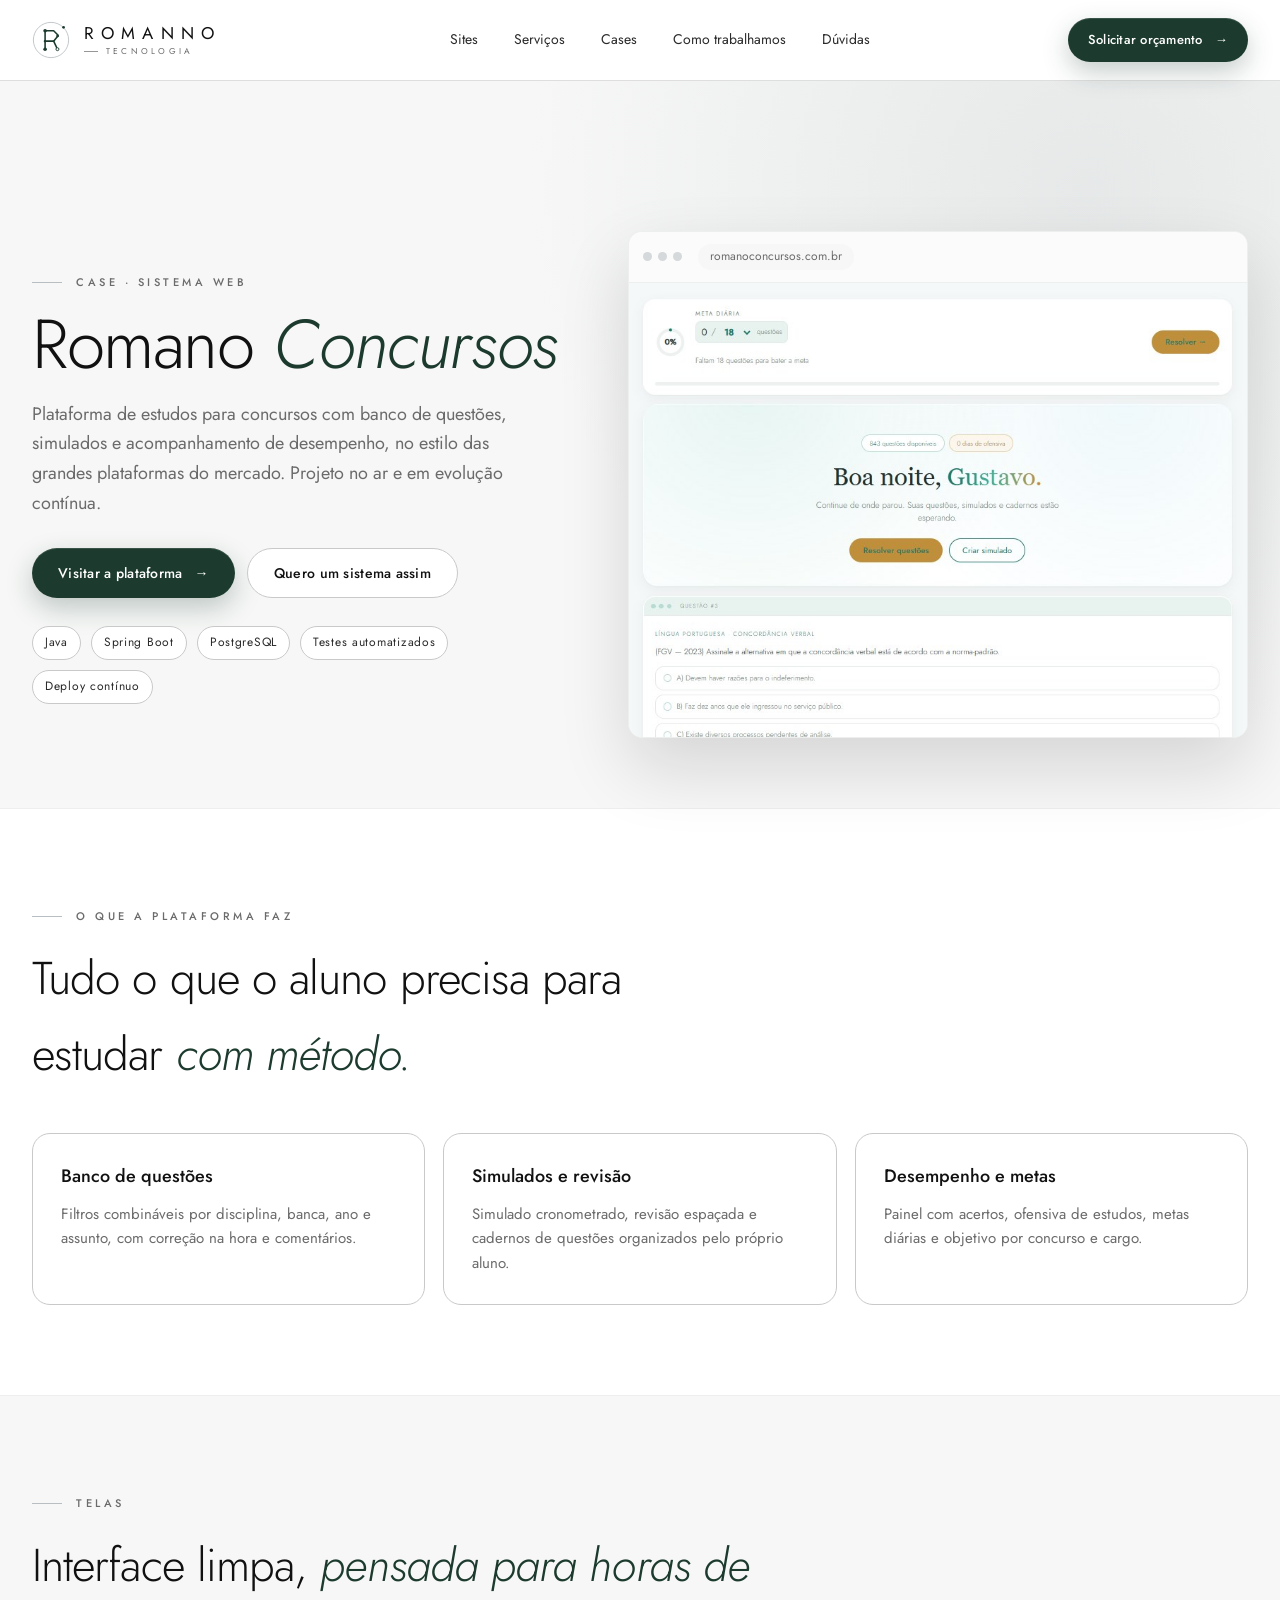
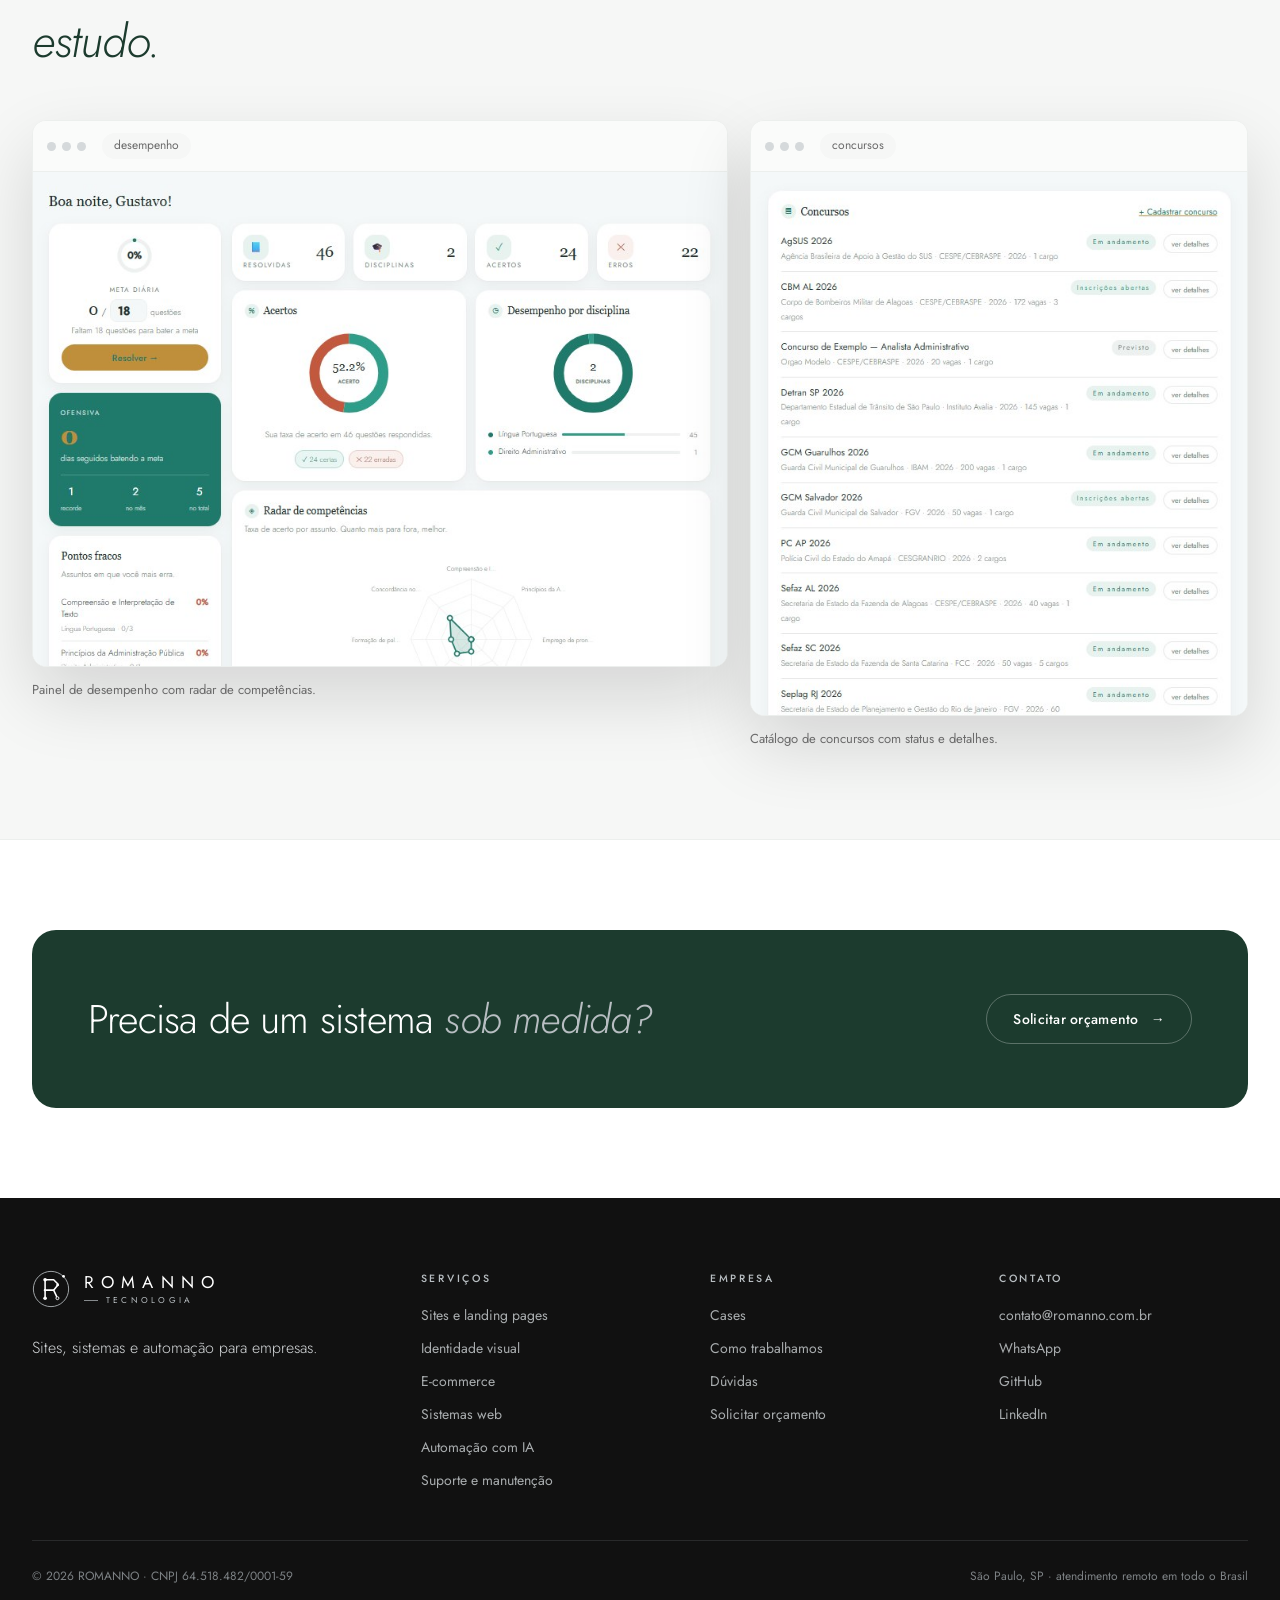
<file: projetos/romano-concursos.html>
<!DOCTYPE html>
<html lang="pt-BR">
<head>
<meta charset="UTF-8">
<meta name="viewport" content="width=device-width,initial-scale=1">
<title>Romano Concursos — Projeto Romanno Tecnologia</title>
<meta name="description" content="Romano Concursos: plataforma de estudos com banco de questões, simulados e painel de desempenho, desenvolvida pela Romanno Tecnologia em Java e Spring Boot.">
<meta name="theme-color" content="#1C3B2E">
<link rel="canonical" href="https://romanno.com.br/projetos/romano-concursos.html">
<meta property="og:type" content="website">
<meta property="og:site_name" content="Romanno Tecnologia">
<meta property="og:title" content="Romano Concursos — Projeto Romanno Tecnologia">
<meta property="og:description" content="Plataforma de estudos com banco de questões, simulados e painel de desempenho.">
<meta property="og:url" content="https://romanno.com.br/projetos/romano-concursos.html">
<meta property="og:image" content="https://romanno.com.br/assets/img/og/romano-concursos.jpg">
<meta property="og:image:width" content="1200">
<meta property="og:image:height" content="627">
<meta property="og:locale" content="pt_BR">
<meta name="twitter:card" content="summary_large_image">
<link rel="icon" href="../favicon.ico" sizes="48x48">
<link rel="icon" href="../favicon-192.png" type="image/png" sizes="192x192">
<link rel="icon" href="../assets/img/monograma.svg" type="image/svg+xml">
<link rel="apple-touch-icon" href="../apple-touch-icon.png">
<link rel="preconnect" href="https://fonts.googleapis.com">
<link rel="preconnect" href="https://fonts.gstatic.com" crossorigin>
<link href="https://fonts.googleapis.com/css2?family=Jost:ital,wght@0,300;0,400;0,500;0,600;1,300;1,400&display=swap" rel="stylesheet">
<link rel="stylesheet" href="../assets/css/style.css">
<style>
.pc-hero{background:radial-gradient(circle at 85% 15%,rgba(184,190,194,.25),transparent 45%),var(--paper);border-bottom:1px solid var(--mist);padding:150px 0 70px}
.pc-hero .grid{display:grid;grid-template-columns:1fr 1.15fr;gap:56px;align-items:center}
.pc-hero h1{font-size:clamp(40px,5.4vw,72px);line-height:1.02;margin:18px 0 20px}
.pc-hero p.lead{font-size:18px;line-height:1.65;color:var(--gray);max-width:520px;margin:0 0 30px}
.pc-actions{display:flex;gap:12px;flex-wrap:wrap}
.pc-meta{display:flex;gap:10px;flex-wrap:wrap;margin-top:28px}
.pc-meta span{font-size:12px;letter-spacing:.06em;padding:6px 12px;border-radius:99px;border:1px solid var(--line);background:#fff;color:var(--ink2,#333)}
.pc-window{border-radius:14px;overflow:hidden;background:#fff;box-shadow:0 30px 70px rgba(17,17,17,.14);border:1px solid var(--mist)}
.pc-bar{display:flex;gap:6px;align-items:center;padding:12px 14px;border-bottom:1px solid var(--mist);background:#FAFBFA}
.pc-bar i{width:9px;height:9px;border-radius:50%;background:#D5D9DB}
.pc-bar span{margin-left:10px;font-size:12px;color:var(--gray);background:var(--paper);padding:3px 12px;border-radius:99px}
.pc-window img{width:100%;height:auto;display:block}
.pc-sec{padding:90px 0}
.pc-sec h2{font-size:clamp(30px,3.6vw,46px);margin:16px 0 40px;max-width:720px}
.pc-feats{display:grid;grid-template-columns:repeat(3,1fr);gap:18px}
.pc-feat{border:1px solid var(--line);border-radius:18px;padding:28px;background:#fff}
.pc-feat b{display:block;font-weight:500;font-size:18px;margin-bottom:10px}
.pc-feat p{margin:0;color:var(--gray);line-height:1.65;font-size:15px}
.pc-shots{display:grid;grid-template-columns:1.4fr 1fr;gap:22px;align-items:start}
.pc-shots figure{margin:0}
.pc-shots figcaption{font-size:13px;color:var(--gray);margin-top:12px}
.pc-cta{background:var(--green);color:#fff;border-radius:24px;padding:56px;display:flex;justify-content:space-between;align-items:center;gap:30px;flex-wrap:wrap}
.pc-cta h2{color:#fff;margin:0;font-size:clamp(28px,3.2vw,40px)}
.pc-cta h2 em{color:var(--silver)}
@media(max-width:900px){.pc-hero{padding:120px 0 50px}.pc-hero .grid,.pc-shots{grid-template-columns:1fr}.pc-feats{grid-template-columns:1fr}.pc-cta{padding:36px 26px}.pc-sec{padding:64px 0}}
</style>
<script>document.documentElement.classList.add("js")</script>
<script src="../assets/js/config.js"></script>
<script src="../assets/js/main.js" defer></script>
</head>
<body>

<header class="header">
  <div class="container nav">
    <a class="brand" href="../" aria-label="ROMANNO — início">
      <svg class="brand-mark" viewBox="252 195 360 360" fill="none" aria-hidden="true"><circle cx="432" cy="375" r="167" stroke="#B8BEC2" stroke-width="8"/><circle cx="551" cy="255" r="13" fill="currentColor"/><g stroke="currentColor" stroke-width="15" stroke-linecap="round" stroke-linejoin="round"><path d="M376 287V461"/><path d="M376 287H457L495 325V339L457 386H376"/><path d="M457 386L485 444"/></g><g fill="currentColor"><circle cx="376" cy="287" r="17"/><circle cx="376" cy="462" r="17"/><circle cx="374" cy="387" r="11"/><circle cx="495" cy="337" r="13"/></g><circle cx="493" cy="462" r="14" stroke="currentColor" stroke-width="9"/></svg>
      <span class="brand-text"><b>ROMANNO</b><small>Tecnologia</small></span>
    </a>
    <nav class="menu" aria-label="Principal">
      <a href="../sites.html">Sites</a>
      <a href="../#servicos">Serviços</a>
      <a href="../#cases">Cases</a>
      <a href="../#processo">Como trabalhamos</a>
      <a href="../#faq">Dúvidas</a>
    </nav>
    <div class="nav-actions"><a class="btn primary" href="../orcamento.html">Solicitar orçamento <span class="arr">→</span></a></div>
    <button class="menu-toggle" aria-label="Abrir menu" aria-expanded="false"><span></span></button>
  </div>
</header>

<main>
  <section class="pc-hero">
    <div class="container grid">
      <div>
        <span class="eyebrow">Case · Sistema web</span>
        <h1>Romano <em>Concursos</em></h1>
        <p class="lead">Plataforma de estudos para concursos com banco de questões, simulados e acompanhamento de desempenho, no estilo das grandes plataformas do mercado. Projeto no ar e em evolução contínua.</p>
        <div class="pc-actions">
          <a class="btn primary" href="https://romanoconcursos.com.br" target="_blank" rel="noopener">Visitar a plataforma <span class="arr">→</span></a>
          <a class="btn" href="../orcamento.html">Quero um sistema assim</a>
        </div>
        <div class="pc-meta"><span>Java</span><span>Spring Boot</span><span>PostgreSQL</span><span>Testes automatizados</span><span>Deploy contínuo</span></div>
      </div>
      <div class="pc-window">
        <div class="pc-bar"><i></i><i></i><i></i><span>romanoconcursos.com.br</span></div>
        <img src="../assets/img/cases/concursos-home.jpg" alt="Romano Concursos: página inicial com meta diária e prévia de questão" width="875" height="642">
      </div>
    </div>
  </section>

  <section class="pc-sec">
    <div class="container">
      <span class="eyebrow">O que a plataforma faz</span>
      <h2>Tudo o que o aluno precisa para estudar <em>com método.</em></h2>
      <div class="pc-feats">
        <div class="pc-feat"><b>Banco de questões</b><p>Filtros combináveis por disciplina, banca, ano e assunto, com correção na hora e comentários.</p></div>
        <div class="pc-feat"><b>Simulados e revisão</b><p>Simulado cronometrado, revisão espaçada e cadernos de questões organizados pelo próprio aluno.</p></div>
        <div class="pc-feat"><b>Desempenho e metas</b><p>Painel com acertos, ofensiva de estudos, metas diárias e objetivo por concurso e cargo.</p></div>
      </div>
    </div>
  </section>

  <section class="pc-sec" style="background:var(--paper);border-top:1px solid var(--mist);border-bottom:1px solid var(--mist)">
    <div class="container">
      <span class="eyebrow">Telas</span>
      <h2>Interface limpa, <em>pensada para horas de estudo.</em></h2>
      <div class="pc-shots">
        <figure><div class="pc-window"><div class="pc-bar"><i></i><i></i><i></i><span>desempenho</span></div><img src="../assets/img/cases/concursos-desempenho.jpg" alt="Painel de desempenho com acertos, ofensiva e radar de competências" width="875" height="622" loading="lazy"></div><figcaption>Painel de desempenho com radar de competências.</figcaption></figure>
        <figure><div class="pc-window"><div class="pc-bar"><i></i><i></i><i></i><span>concursos</span></div><img src="../assets/img/cases/concursos-concursos.jpg" alt="Catálogo de concursos com status e detalhes" width="605" height="663" loading="lazy"></div><figcaption>Catálogo de concursos com status e detalhes.</figcaption></figure>
      </div>
    </div>
  </section>

  <section class="pc-sec">
    <div class="container">
      <div class="pc-cta">
        <h2>Precisa de um sistema <em>sob medida?</em></h2>
        <div class="pc-actions"><a class="btn light" href="../orcamento.html">Solicitar orçamento <span class="arr">→</span></a></div>
      </div>
    </div>
  </section>
</main>

<footer class="footer">
  <div class="container">
    <div class="footer-top">
      <div>
        <a class="brand" href="../" style="color:#fff"><svg class="brand-mark" viewBox="252 195 360 360" fill="none" aria-hidden="true"><circle cx="432" cy="375" r="167" stroke="#B8BEC2" stroke-width="8"/><circle cx="551" cy="255" r="13" fill="currentColor"/><g stroke="currentColor" stroke-width="15" stroke-linecap="round" stroke-linejoin="round"><path d="M376 287V461"/><path d="M376 287H457L495 325V339L457 386H376"/><path d="M457 386L485 444"/></g><g fill="currentColor"><circle cx="376" cy="287" r="17"/><circle cx="376" cy="462" r="17"/><circle cx="374" cy="387" r="11"/><circle cx="495" cy="337" r="13"/></g><circle cx="493" cy="462" r="14" stroke="currentColor" stroke-width="9"/></svg><span class="brand-text"><b>ROMANNO</b><small>Tecnologia</small></span></a>
        <p class="footer-tag">Sites, sistemas e automação para empresas.</p>
      </div>
      <div><h4>Serviços</h4><ul><li><a href="../sites.html">Sites e landing pages</a></li><li><a href="../#servicos">Identidade visual</a></li><li><a href="../#servicos">E-commerce</a></li><li><a href="../#servicos">Sistemas web</a></li><li><a href="../#servicos">Automação com IA</a></li><li><a href="../#servicos">Suporte e manutenção</a></li></ul></div>
      <div><h4>Empresa</h4><ul><li><a href="../#cases">Cases</a></li><li><a href="../#processo">Como trabalhamos</a></li><li><a href="../#faq">Dúvidas</a></li><li><a href="../orcamento.html">Solicitar orçamento</a></li></ul></div>
      <div><h4>Contato</h4><ul><li><a data-email href="#"></a></li><li><a data-whatsapp href="#">WhatsApp</a></li><li><a href="https://github.com/gustavoromanno" target="_blank" rel="noopener">GitHub</a></li><li><a href="https://linkedin.com/in/gustavoromanno" target="_blank" rel="noopener">LinkedIn</a></li></ul></div>
    </div>
    <div class="footer-bottom"><span>© <span data-year>2026</span> ROMANNO · CNPJ 64.518.482/0001-59</span><span>São Paulo, SP · atendimento remoto em todo o Brasil</span></div>
  </div>
</footer>
</body>
</html>
</file>
<file: assets/css/style.css>
/* =========================================================
   ROMANNO — Portfólio
   Paleta oficial (Manual de Marca): #111111 · #FFFFFF · #1C3B2E · #B8BEC2 · #6B6B6B · #C9C9C9
   ========================================================= */
[hidden]{display:none!important}
:root{
  /* oficiais */
  --black:#111111;
  --white:#FFFFFF;
  --green:#1C3B2E;
  --silver:#B8BEC2;
  --gray:#6B6B6B;
  --line:#C9C9C9;
  /* derivados (tons da própria paleta) */
  --paper:#F6F7F6;          /* fundo neutro levemente esverdeado */
  --mist:#ECEFED;
  --green-2:#25503F;        /* verde para hover */
  --green-d:#122A20;        /* verde profundo para gradientes */
  --ink2:#2A2A2A;
  --silver-d:#8E959A;
  --font:"Jost",-apple-system,BlinkMacSystemFont,"Segoe UI",Arial,sans-serif;
  --shadow-sm:0 1px 2px rgba(17,17,17,.04),0 6px 18px rgba(17,17,17,.05);
  --shadow:0 2px 6px rgba(17,17,17,.04),0 22px 48px rgba(17,17,17,.09);
  --radius:20px;
}
*{box-sizing:border-box}
html{scroll-behavior:smooth}
body{margin:0;background:var(--white);color:var(--black);font-family:var(--font);font-size:16px;font-weight:400;line-height:1.65;overflow-x:hidden;-webkit-font-smoothing:antialiased}
a{color:inherit;text-decoration:none}
img{max-width:100%;height:auto;display:block}
button,input,select,textarea{font:inherit}
.container{width:min(1240px,calc(100% - 64px));margin:auto}
:focus-visible{outline:2px solid var(--green);outline-offset:3px;border-radius:6px}

/* ---------- tipografia ---------- */
h1,h2,h3{font-family:var(--font);font-weight:300;letter-spacing:-.02em;margin:0;color:var(--black)}
h1 em,h2 em,h3 em{font-style:italic;font-weight:300;color:var(--green)}
.eyebrow{display:inline-flex;align-items:center;gap:14px;color:var(--gray);text-transform:uppercase;letter-spacing:.32em;font-size:11px;font-weight:500}
.eyebrow:before{content:"";width:30px;height:1px;background:var(--silver)}
.center .eyebrow:after{content:"";width:30px;height:1px;background:var(--silver)}
.wordmark{font-weight:300;letter-spacing:.42em;text-transform:uppercase}

/* ---------- botões ---------- */
.btn{min-height:50px;padding:0 26px;border-radius:999px;border:1px solid var(--line);background:var(--white);color:var(--black);display:inline-flex;align-items:center;justify-content:center;gap:12px;cursor:pointer;font-size:14px;font-weight:500;letter-spacing:.02em;transition:transform .25s ease,box-shadow .25s ease,border-color .25s ease,background .25s ease;white-space:nowrap}
.btn:hover{transform:translateY(-2px);border-color:var(--silver-d);box-shadow:var(--shadow-sm)}
.btn.primary{border:0;color:var(--white);background:var(--green);box-shadow:0 10px 26px rgba(28,59,46,.25),inset 0 1px 0 rgba(255,255,255,.12)}
.btn.primary:hover{background:var(--green-2);box-shadow:0 16px 34px rgba(28,59,46,.32)}
.btn.light{border:1px solid rgba(255,255,255,.28);background:transparent;color:var(--white)}
.btn.light:hover{border-color:var(--silver);background:rgba(255,255,255,.06)}
.btn .arr{transition:transform .25s}
.btn:hover .arr{transform:translateX(3px)}
.btn[disabled]{opacity:.55;pointer-events:none}

/* ---------- header ---------- */
.header{position:sticky;top:0;z-index:50;background:rgba(255,255,255,.9);backdrop-filter:saturate(1.3) blur(16px);-webkit-backdrop-filter:saturate(1.3) blur(16px);border-bottom:1px solid rgba(201,201,201,.6)}
.nav{height:80px;display:grid;grid-template-columns:220px 1fr auto;align-items:center;gap:24px}
.brand{display:inline-flex;align-items:center;gap:14px}
.brand-mark{width:38px;height:38px;flex:0 0 38px}
.brand-text{display:flex;flex-direction:column;line-height:1.1}
.brand-text b{font-weight:300;font-size:17px;letter-spacing:.42em}
.brand-text small{font-size:8.5px;letter-spacing:.38em;color:var(--gray);text-transform:uppercase;margin-top:4px}
.menu{display:flex;justify-content:center;gap:36px;font-size:14px;color:var(--ink2)}
.menu a{position:relative;padding:8px 0}
.menu a:after{content:"";position:absolute;left:0;right:100%;bottom:2px;height:1px;background:var(--green);transition:right .25s ease}
.menu a:hover,.menu a[aria-current="page"]{color:var(--black)}
.menu a:hover:after,.menu a[aria-current="page"]:after{right:0}
.nav-actions .btn{min-height:44px;padding:0 20px;font-size:13px}
.menu-toggle{display:none;width:44px;height:44px;border-radius:50%;border:1px solid var(--line);background:var(--white);cursor:pointer;align-items:center;justify-content:center}
.menu-toggle span,.menu-toggle span:before,.menu-toggle span:after{display:block;width:16px;height:1.5px;background:var(--black);position:relative;transition:.25s}
.menu-toggle span:before,.menu-toggle span:after{content:"";position:absolute;left:0}
.menu-toggle span:before{top:-5px}.menu-toggle span:after{top:5px}
.nav.open .menu-toggle span{background:transparent}
.nav.open .menu-toggle span:before{top:0;transform:rotate(45deg)}
.nav.open .menu-toggle span:after{top:0;transform:rotate(-45deg)}

/* ---------- hero ---------- */
.hero{position:relative;overflow:hidden;background:radial-gradient(circle at 85% 20%,rgba(184,190,194,.22),transparent 45%),var(--paper);border-bottom:1px solid var(--mist)}
#heroCanvas{position:absolute;inset:0;width:100%;height:100%;z-index:0;pointer-events:none}
.hero-grid{position:relative;z-index:1;display:grid;grid-template-columns:1.05fr .95fr;gap:56px;align-items:center;min-height:calc(100vh - 80px);max-height:880px;padding:72px 0 96px}
.hero h1{margin:22px 0 0;font-size:clamp(46px,5.4vw,82px);line-height:1.02;letter-spacing:-.035em}
.hero .lead{max-width:560px;margin:26px 0 0;color:var(--gray);font-size:18px;line-height:1.7;font-weight:300}
.hero-actions{display:flex;flex-wrap:wrap;gap:12px;margin-top:36px}
.hero-trust{display:flex;gap:34px;margin-top:46px;padding-top:24px;border-top:1px solid var(--line);max-width:560px}
.hero-trust div{font-size:12.5px;color:var(--gray);line-height:1.45}
.hero-trust b{display:block;font-weight:300;font-size:28px;color:var(--black);letter-spacing:-.01em;margin-bottom:2px}
.hero-visual{position:relative;display:flex;flex-direction:column;align-items:flex-end;gap:16px}

/* mock de "proposta" no hero */
.mock{position:relative;width:min(400px,100%);padding:22px;border-radius:20px;background:rgba(255,255,255,.92);backdrop-filter:blur(14px);-webkit-backdrop-filter:blur(14px);border:1px solid rgba(255,255,255,.9);box-shadow:0 30px 70px rgba(17,17,17,.14);font-size:13px;color:var(--black)}
.mock-h{display:flex;justify-content:space-between;align-items:baseline;gap:10px;padding-bottom:12px;margin-bottom:12px;border-bottom:1px solid var(--line)}
.mock-h span{font-size:17px;font-weight:400;letter-spacing:.02em}
.mock-h i{font-style:normal;font-size:9.5px;letter-spacing:.2em;text-transform:uppercase;color:var(--green);font-weight:600}
.mock-row{display:flex;justify-content:space-between;gap:12px;margin-top:9px;font-size:12.5px;color:var(--ink2)}
.mock-row b{font-weight:500}
.mock-bar{height:5px;margin:10px 0 4px;border-radius:9px;background:var(--mist);overflow:hidden}
.mock-bar i{display:block;height:100%;width:72%;border-radius:9px;background:linear-gradient(90deg,var(--silver),var(--green))}
.mock-steps{list-style:none;margin:12px 0 0;padding:0;display:grid;gap:2px}
.mock-steps li{position:relative;padding:8px 0 8px 28px;font-size:12.5px;color:var(--ink2)}
.mock-steps li:before{content:"";position:absolute;left:3px;top:12px;width:11px;height:11px;border-radius:50%;border:1.5px solid var(--line);background:var(--white)}
.mock-steps li:after{content:"";position:absolute;left:8.5px;top:25px;bottom:-8px;width:1px;background:var(--line)}
.mock-steps li:last-child:after{display:none}
.mock-steps li.ok:before{background:var(--green);border-color:var(--green)}
.mock-steps li.cur:before{border-color:var(--green);box-shadow:0 0 0 4px rgba(28,59,46,.14)}
.mock-steps small{display:block;color:var(--gray);font-size:11.5px}
.mock-foot{margin-top:14px;padding-top:12px;border-top:1px solid var(--line);display:flex;gap:8px;align-items:center;flex-wrap:wrap;font-size:12px;color:var(--gray)}
.pill{display:inline-block;padding:3px 10px;border-radius:99px;background:var(--mist);color:var(--green);font-weight:600;font-size:11px;letter-spacing:.02em}
.chip{position:relative;margin-right:60px;display:flex;gap:14px;align-items:center;padding:14px 18px;border-radius:16px;background:var(--black);color:var(--white);box-shadow:var(--shadow);max-width:300px}
.chip-ic{flex:0 0 38px;height:38px;border-radius:50%;display:grid;place-items:center;background:rgba(184,190,194,.14);color:var(--silver)}
.chip-ic svg{width:18px;height:18px;fill:none;stroke:currentColor;stroke-width:1.6;stroke-linecap:round;stroke-linejoin:round}
.chip b{display:block;font-size:13.5px;font-weight:500}
.chip small{display:block;font-size:11.5px;color:var(--silver)}

/* ---------- seções ---------- */
section{scroll-margin-top:90px}
.sec{padding:120px 0}
.sec-head{max-width:760px;margin:0 auto 60px;text-align:center}
.sec-head h2{margin-top:18px;font-size:clamp(34px,3.6vw,54px);line-height:1.08}
.sec-head p{margin:18px auto 0;max-width:620px;color:var(--gray);font-size:17px;font-weight:300}

/* faixa de benefícios */
.strip{position:relative;z-index:2;margin-top:-52px}
.benefits{display:grid;grid-template-columns:repeat(4,1fr);background:var(--white);border:1px solid var(--line);border-radius:var(--radius);box-shadow:var(--shadow-sm)}
.benefit{display:flex;align-items:flex-start;gap:16px;padding:26px}
.benefit + .benefit{border-left:1px solid var(--mist)}
.ic{min-width:44px;height:44px;border-radius:50%;display:grid;place-items:center;background:var(--paper);color:var(--green);border:1px solid var(--mist)}
.ic svg{width:20px;height:20px;fill:none;stroke:currentColor;stroke-width:1.5;stroke-linecap:round;stroke-linejoin:round}
.benefit strong{display:block;font-size:14.5px;font-weight:500;margin-bottom:3px}
.benefit span{display:block;color:var(--gray);font-size:13px;line-height:1.5}

/* serviços */
.services{display:grid;grid-template-columns:repeat(3,1fr);gap:18px}
.service{position:relative;display:flex;flex-direction:column;padding:34px 28px 28px;background:var(--white);border:1px solid var(--line);border-radius:var(--radius);transition:transform .35s ease,box-shadow .35s ease,border-color .35s ease;overflow:hidden}
.service:before{content:"";position:absolute;left:0;right:0;top:0;height:2px;background:linear-gradient(90deg,transparent,var(--green),transparent);opacity:0;transition:opacity .3s}
.service:hover{transform:translateY(-5px);box-shadow:var(--shadow);border-color:var(--silver)}
.service:hover:before{opacity:1}
.service .num{font-style:italic;font-weight:300;color:var(--silver-d);font-size:15px;margin-bottom:20px}
.service .ic{align-self:flex-start;width:44px;margin-bottom:22px;border-radius:14px}
.service h3{font-size:23px;font-weight:400;margin-bottom:10px;letter-spacing:-.01em}
.service p{color:var(--gray);font-size:14.5px;line-height:1.65;margin:0 0 18px;flex:1}
.tags{display:flex;flex-wrap:wrap;gap:6px}
.tags span{font-size:11px;letter-spacing:.06em;padding:4px 10px;border-radius:99px;border:1px solid var(--mist);color:var(--ink2);background:var(--paper)}
.service.wide{grid-column:span 2;background:var(--green);border-color:var(--green);color:var(--white)}
.service.wide h3{color:var(--white)}
.service.wide p{color:#C7D2CC}
.service.wide .num{color:var(--silver)}
.service.wide .ic{background:rgba(255,255,255,.07);border-color:rgba(255,255,255,.12);color:var(--white)}
.service.wide .tags span{background:rgba(255,255,255,.06);border-color:rgba(255,255,255,.14);color:#E3E8E5}
.service.wide:hover{border-color:var(--green-2)}

/* cases */
.cases-sec{background:var(--paper)}
.cases{display:grid;gap:22px}
.case{display:grid;grid-template-columns:1fr 1fr;gap:0;background:var(--white);border:1px solid var(--line);border-radius:24px;overflow:hidden;transition:box-shadow .35s,border-color .35s}
.case:hover{box-shadow:var(--shadow);border-color:var(--silver)}
.case:nth-child(even) .case-visual{order:2}
.case-visual{position:relative;min-height:320px;display:grid;place-items:center;padding:36px;background:radial-gradient(circle at 70% 20%,rgba(184,190,194,.35),transparent 55%),var(--mist)}
.case-visual.dark{background:radial-gradient(circle at 75% 15%,rgba(184,190,194,.18),transparent 50%),linear-gradient(160deg,#1a1a1a,var(--black))}
.case-visual.green{background:radial-gradient(circle at 75% 15%,rgba(184,190,194,.22),transparent 50%),linear-gradient(160deg,var(--green),var(--green-d))}
.case-body{padding:44px 46px;display:flex;flex-direction:column;justify-content:center}
.case-meta{display:flex;flex-wrap:wrap;align-items:center;gap:10px;margin-bottom:14px}
.case-meta .status{font-size:10.5px;font-weight:600;letter-spacing:.16em;text-transform:uppercase;padding:4px 10px;border-radius:99px;background:var(--mist);color:var(--green)}
.case-meta .status.dev{background:#F1F1F1;color:var(--gray)}
.case-meta small{font-size:12px;color:var(--gray);letter-spacing:.04em}
.case h3{font-size:30px;font-weight:300;line-height:1.15;margin-bottom:14px}
.case p{color:var(--gray);margin:0 0 18px;font-size:15px;font-weight:300}
.case ul{list-style:none;padding:0;margin:0 0 22px;display:grid;gap:9px}
.case li{position:relative;padding-left:22px;font-size:14px;color:var(--ink2)}
.case li:before{content:"";position:absolute;left:0;top:9px;width:7px;height:7px;border-radius:50%;background:var(--green);box-shadow:0 0 0 4px rgba(28,59,46,.1)}
.link-arrow{display:inline-flex;align-items:center;gap:10px;color:var(--green);font-size:12px;font-weight:600;letter-spacing:.14em;text-transform:uppercase}
.link-arrow span{transition:transform .25s}
.link-arrow:hover span{transform:translateX(4px)}

/* mini-mocks dos cases (HTML/CSS, sem imagem) */
.screen{width:min(440px,100%);border-radius:14px;background:var(--white);box-shadow:0 24px 60px rgba(17,17,17,.18);overflow:hidden;font-size:11px}
.screen-bar{display:flex;align-items:center;gap:6px;padding:9px 12px;background:#F2F3F3;border-bottom:1px solid var(--mist)}
.screen-bar i{width:8px;height:8px;border-radius:50%;background:var(--line)}
.screen-bar span{margin-left:10px;flex:1;height:16px;border-radius:6px;background:var(--white);font-size:9.5px;color:var(--gray);display:flex;align-items:center;padding:0 8px}
.screen-body{padding:16px}
.shop-head{display:flex;justify-content:space-between;align-items:center;padding-bottom:10px;border-bottom:1px solid var(--mist);margin-bottom:12px}
.shop-head b{font-weight:300;letter-spacing:.35em;font-size:12px}
.shop-head em{font-style:normal;font-size:9px;color:var(--gray);letter-spacing:.1em}
.shop-grid{display:grid;grid-template-columns:repeat(3,1fr);gap:8px}
.prod{border-radius:8px;background:var(--paper);padding:8px}
.prod .img{aspect-ratio:1;border-radius:6px;margin-bottom:6px;background:radial-gradient(circle at 50% 45%,#fff 0 18%,var(--silver) 19% 24%,transparent 25%),linear-gradient(160deg,var(--mist),#dfe3e1)}
.prod:nth-child(2) .img{background:radial-gradient(circle at 50% 50%,transparent 0 22%,var(--silver-d) 23% 27%,transparent 28%),linear-gradient(160deg,var(--mist),#dfe3e1)}
.prod:nth-child(3) .img{background:radial-gradient(ellipse at 50% 50%,var(--silver) 0 10%,transparent 11%),radial-gradient(circle at 50% 50%,transparent 0 30%,var(--silver-d) 31% 33%,transparent 34%),linear-gradient(160deg,var(--mist),#dfe3e1)}
.prod b{display:block;font-weight:500;font-size:9.5px}
.prod small{color:var(--green);font-weight:600;font-size:9.5px}
.shop-btn{margin-top:12px;padding:8px;border-radius:99px;background:var(--green);color:var(--white);text-align:center;font-size:10px;letter-spacing:.08em}
.code{font-family:ui-monospace,SFMono-Regular,Menlo,Consolas,monospace;font-size:10.5px;line-height:1.7;color:#C9D1CD;background:#0D0D0D;padding:16px;border-radius:0}
.code .k{color:var(--silver)}.code .s{color:#8FBFA6}.code .c{color:#5F6B66}
.q-card{padding:14px;border-radius:10px;border:1px solid var(--mist);margin-bottom:8px}
.q-card b{display:block;font-weight:500;font-size:11px;margin-bottom:8px}
.q-opt{padding:6px 9px;border-radius:7px;border:1px solid var(--mist);margin-top:5px;font-size:10px;color:var(--ink2)}
.q-opt.ok{border-color:var(--green);background:rgba(28,59,46,.07);color:var(--green);font-weight:600}
.q-filters{display:flex;gap:5px;margin-bottom:10px;flex-wrap:wrap}
.q-filters span{font-size:9px;padding:3px 8px;border-radius:99px;background:var(--paper);border:1px solid var(--mist);color:var(--gray)}
.phone{width:200px;height:380px;border-radius:32px;background:var(--black);padding:10px;box-shadow:0 30px 60px rgba(0,0,0,.35);border:1px solid #2a2a2a}
.phone-in{height:100%;border-radius:24px;background:var(--white);padding:18px 14px;overflow:hidden}
.phone-in small{display:block;color:var(--gray);font-size:9.5px;letter-spacing:.08em;text-transform:uppercase}
.phone-in .bal{font-size:24px;font-weight:300;margin:2px 0 14px}
.tx{display:flex;justify-content:space-between;align-items:center;padding:9px 0;border-bottom:1px solid var(--mist);font-size:10.5px}
.tx em{font-style:normal;font-size:8.5px;padding:2px 7px;border-radius:99px;background:#FFF5E0;color:#8A6300;font-weight:600}
.tx.done em{background:var(--mist);color:var(--green)}
.phone-btn{margin-top:14px;padding:9px;border-radius:12px;background:var(--green);color:#fff;text-align:center;font-size:10.5px}
.brand-board{display:grid;gap:12px;width:min(420px,100%)}
.brand-board .row{display:grid;grid-template-columns:repeat(4,1fr);gap:8px}
.sw{height:58px;border-radius:10px;border:1px solid rgba(255,255,255,.12)}
.brand-board .logo{padding:26px;border-radius:14px;background:rgba(255,255,255,.06);border:1px solid rgba(255,255,255,.12);text-align:center;color:var(--white)}
.brand-board .logo b{display:block;font-weight:300;letter-spacing:.5em;font-size:22px}
.brand-board .logo small{display:block;margin-top:8px;font-size:9px;letter-spacing:.4em;color:var(--silver);text-transform:uppercase}

/* processo (fundo preto) */
.process{background:radial-gradient(circle at 85% 0%,rgba(28,59,46,.55),transparent 50%),var(--black);color:var(--white)}
.process .sec-head h2{color:var(--white)}
.process .sec-head h2 em{color:var(--silver)}
.process .sec-head p{color:#A9ADAF}
.process .eyebrow{color:var(--silver)}
.steps{display:grid;grid-template-columns:repeat(5,1fr);gap:16px}
.step{padding:30px 24px;border-radius:20px;border:1px solid rgba(184,190,194,.18);background:rgba(255,255,255,.025);transition:border-color .3s,background .3s}
.step:hover{border-color:rgba(184,190,194,.4);background:rgba(255,255,255,.045)}
.step .n{display:block;font-style:italic;font-weight:300;font-size:34px;color:var(--silver);margin-bottom:20px}
.step h3{color:var(--white);font-size:19px;font-weight:400;margin-bottom:10px}
.step p{margin:0;color:#A9ADAF;font-size:14px;line-height:1.65}
.step .when{display:inline-block;margin-top:16px;font-size:10.5px;letter-spacing:.14em;text-transform:uppercase;color:var(--silver)}

/* diferenciais */
.diff-grid{display:grid;grid-template-columns:.95fr 1.05fr;gap:72px;align-items:center}
.diff h2{margin-top:18px;font-size:clamp(32px,3.2vw,48px);line-height:1.1}
.diff > div > p{color:var(--gray);font-size:16.5px;font-weight:300;margin:20px 0 0;max-width:500px}
.diff-list{display:grid;gap:14px}
.diff-item{display:flex;gap:18px;padding:22px 24px;border:1px solid var(--line);border-radius:18px;background:var(--white);transition:border-color .3s,transform .3s}
.diff-item:hover{border-color:var(--silver-d);transform:translateX(4px)}
.diff-item .ic{border-radius:12px}
.diff-item strong{display:block;font-weight:500;font-size:15.5px;margin-bottom:2px}
.diff-item span{display:block;font-size:14px;color:var(--gray);line-height:1.6}

/* frase */
.quote{padding:20px 0 120px}
.quote p{max-width:980px;margin:0 auto;text-align:center;font-weight:300;font-size:clamp(26px,2.8vw,42px);line-height:1.3;letter-spacing:-.015em}
.quote em{font-style:italic;color:var(--green)}

/* faq */
.faq-grid{display:grid;grid-template-columns:.8fr 1.2fr;gap:60px;align-items:start}
.faq h2{margin-top:18px;font-size:clamp(30px,2.8vw,42px);line-height:1.15}
.muted{color:var(--gray);margin:18px 0 0;font-size:15px;font-weight:300}
.q{border:1px solid var(--line);border-radius:16px;background:var(--white);padding:20px 24px;margin-bottom:12px;transition:border-color .25s}
.q[open]{border-color:var(--silver-d)}
.q summary{cursor:pointer;list-style:none;display:flex;justify-content:space-between;gap:16px;font-weight:500;font-size:15.5px}
.q summary::-webkit-details-marker{display:none}
.q summary:after{content:"+";color:var(--green);font-size:22px;line-height:1;font-weight:300}
.q[open] summary:after{content:"–"}
.q p{margin:12px 0 0;color:var(--gray);font-size:15px;line-height:1.7;font-weight:300}

/* CTA final */
.cta{padding:0 0 120px}
.cta-band{position:relative;overflow:hidden;display:grid;grid-template-columns:1.4fr auto;gap:40px;align-items:center;padding:60px 64px;border-radius:28px;color:var(--white);background:radial-gradient(circle at 88% 20%,rgba(184,190,194,.18),transparent 42%),linear-gradient(120deg,var(--green),var(--green-d))}
.cta-band:after{content:"";position:absolute;inset:0;border-radius:28px;border:1px solid rgba(184,190,194,.25);pointer-events:none}
.cta-band .eyebrow{color:var(--silver)}
.cta-band .eyebrow:before{background:var(--silver)}
.cta-band h3{color:var(--white);font-size:clamp(28px,2.6vw,40px);font-weight:300;line-height:1.15;margin:14px 0}
.cta-band h3 em{color:var(--silver)}
.cta-band p{margin:0;color:#C7D2CC;max-width:640px;font-weight:300}
.cta-band .btn{background:var(--white);color:var(--green);border:0}
.cta-band .btn:hover{background:var(--paper)}

/* footer */
.footer{background:var(--black);color:#A9ADAF}
.footer-top{display:grid;grid-template-columns:1.4fr 1fr 1fr 1fr;gap:40px;padding:72px 0 48px;border-bottom:1px solid rgba(184,190,194,.14)}
.footer .brand-text b{color:var(--white)}
.footer .brand-text small{color:var(--silver)}
.footer-tag{margin:18px 0 0;font-weight:300;color:#D5D8DA;font-size:16px;max-width:300px}
.footer h4{margin:0 0 16px;color:var(--silver);font-size:10.5px;letter-spacing:.26em;text-transform:uppercase;font-weight:500}
.footer ul{list-style:none;margin:0;padding:0;display:grid;gap:10px;font-size:14px}
.footer ul a:hover{color:var(--white)}
.footer-bottom{display:flex;justify-content:space-between;gap:20px;padding:26px 0 34px;font-size:12px;color:#7d8285}

/* ---------- página de orçamento ---------- */
.page-hero{padding:64px 0 40px;background:radial-gradient(circle at 88% 0%,rgba(184,190,194,.25),transparent 45%),var(--paper);border-bottom:1px solid var(--mist)}
.crumb{display:flex;gap:8px;font-size:12px;color:var(--gray);margin-bottom:24px}
.crumb a:hover{color:var(--green)}
.crumb b{color:var(--black);font-weight:500}
.page-hero h1{margin:18px 0 0;font-size:clamp(38px,4.4vw,64px);line-height:1.05;letter-spacing:-.03em;max-width:820px}
.page-hero .lead{max-width:640px;margin:20px 0 0;color:var(--gray);font-size:17px;font-weight:300}
.quote-wrap{padding:56px 0 110px;background:linear-gradient(180deg,var(--paper),var(--white) 40%)}
.quote-grid{display:grid;grid-template-columns:1fr 340px;gap:32px;align-items:start}
.form-shell{background:var(--white);border:1px solid var(--line);border-radius:26px;box-shadow:var(--shadow);overflow:hidden}
.progress{display:grid;grid-template-columns:repeat(3,1fr);gap:10px;padding:24px 34px 0}
.progress div{font-size:10.5px;text-transform:uppercase;letter-spacing:.16em;font-weight:600;color:var(--silver-d);padding-bottom:14px;border-bottom:2px solid var(--mist);transition:.3s}
.progress div.active{color:var(--green);border-color:var(--green)}
.progress div.done{color:var(--gray);border-color:var(--silver)}
.form{padding:32px 34px 36px}
.form-step{display:none}
.form-step.active{display:block;animation:fadeUp .4s ease}
@keyframes fadeUp{from{opacity:0;transform:translateY(8px)}to{opacity:1;transform:none}}
.form-title{font-size:26px;font-weight:300;margin:0 0 6px}
.form-sub{color:var(--gray);margin:0 0 26px;font-size:14.5px;font-weight:300}
.group-title{margin:24px 0 12px;color:var(--gray);font-size:10.5px;font-weight:600;text-transform:uppercase;letter-spacing:.18em}
.group-title:first-of-type{margin-top:0}
.choices{display:grid;grid-template-columns:repeat(3,1fr);gap:10px}
.choices.two{grid-template-columns:repeat(2,1fr)}
.choices.four{grid-template-columns:repeat(4,1fr)}
.choice{position:relative}
.choice input{position:absolute;opacity:0;pointer-events:none}
.choice label{display:flex;flex-direction:column;justify-content:center;min-height:62px;padding:12px 14px;border:1px solid var(--line);border-radius:14px;background:var(--white);cursor:pointer;transition:.2s;font-size:14px;font-weight:500;line-height:1.3}
.choice label small{display:block;font-weight:300;color:var(--gray);font-size:12px;margin-top:3px}
.choice label:hover{border-color:var(--silver-d)}
.choice input:checked+label{border-color:var(--green);background:rgba(28,59,46,.05);box-shadow:inset 0 0 0 1px var(--green)}
.choice input:focus-visible+label{outline:2px solid var(--green);outline-offset:2px}
.grid2{display:grid;grid-template-columns:repeat(2,minmax(0,1fr));gap:18px 20px}
.grid2 .full{grid-column:1/-1}
.field label{display:block;color:var(--ink2);font-size:11px;font-weight:600;text-transform:uppercase;letter-spacing:.1em;margin:0 0 8px}
.field label small{text-transform:none;letter-spacing:0;font-weight:300;color:var(--gray)}
.field input,.field select,.field textarea{width:100%;min-height:50px;border:1px solid var(--line);border-radius:12px;background:var(--paper);color:var(--black);padding:0 15px;font-size:15px;outline:none;transition:.2s}
.field textarea{min-height:130px;padding:13px 15px;resize:vertical;line-height:1.6}
.field input:focus,.field select:focus,.field textarea:focus{border-color:var(--green);background:var(--white);box-shadow:0 0 0 4px rgba(28,59,46,.1)}
.field.invalid input,.field.invalid textarea,.field.invalid select{border-color:#9B3A2E;background:#FDF6F5}
.err{color:#9B3A2E;font-size:13px;margin:14px 0 0;min-height:1em}
.checkline{display:flex;align-items:flex-start;gap:10px;margin:20px 0 0;color:var(--ink2);font-size:13.5px;line-height:1.55;cursor:pointer}
.checkline input{margin-top:4px;accent-color:#1C3B2E;width:16px;height:16px}
.form-actions{display:flex;justify-content:space-between;gap:14px;margin-top:30px}
.form-actions .btn{min-width:170px}
.summary{border:1px solid var(--line);border-radius:16px;padding:6px 20px;background:var(--paper);margin-top:22px}
.summary div{display:flex;justify-content:space-between;gap:20px;padding:11px 0;border-bottom:1px solid var(--mist);font-size:14px}
.summary div:last-child{border-bottom:0}
.summary span{color:var(--gray)}
.summary strong{text-align:right;font-weight:500}
.success{text-align:center;padding:30px 10px}
.success-mark{width:74px;height:74px;border-radius:50%;display:grid;place-items:center;margin:0 auto 20px;background:rgba(28,59,46,.08);border:1px solid var(--green);color:var(--green)}
.success-mark svg{width:30px;height:30px;fill:none;stroke:currentColor;stroke-width:1.8;stroke-linecap:round;stroke-linejoin:round}
.protocol{display:inline-block;margin-top:12px;padding:10px 20px;border:1px solid var(--silver);border-radius:999px;color:var(--green);letter-spacing:.1em;font-weight:600}
.aside{display:grid;gap:16px;position:sticky;top:104px}
.aside-card{padding:26px;border-radius:20px;border:1px solid var(--line);background:var(--white)}
.aside-card.dark{background:var(--black);border-color:var(--black);color:var(--white)}
.aside-card h4{margin:0 0 14px;font-size:10.5px;letter-spacing:.22em;text-transform:uppercase;color:var(--gray);font-weight:600}
.aside-card.dark h4{color:var(--silver)}
.aside-card ol{margin:0;padding:0;list-style:none;display:grid;gap:14px;counter-reset:s}
.aside-card ol li{position:relative;padding-left:34px;font-size:14px;color:var(--ink2);line-height:1.5;counter-increment:s}
.aside-card ol li:before{content:counter(s);position:absolute;left:0;top:0;width:22px;height:22px;border-radius:50%;display:grid;place-items:center;font-size:11px;background:var(--mist);color:var(--green);font-weight:600}
.aside-card p{margin:0;font-size:14px;color:#C9CDCF;font-weight:300}
.aside-card .wa{display:flex;align-items:center;gap:10px;margin-top:16px;color:var(--white);font-weight:500;font-size:14px}
.aside-card .wa svg{width:18px;height:18px;fill:none;stroke:var(--silver);stroke-width:1.6}
.hp{position:absolute;left:-9999px;width:1px;height:1px;overflow:hidden}

/* ---------- reveal ---------- */
.js .reveal{opacity:0;transform:translateY(20px);transition:opacity .8s ease,transform .8s ease}
.js .reveal.in{opacity:1;transform:none}
@media (prefers-reduced-motion:reduce){.js .reveal{opacity:1;transform:none;transition:none}html{scroll-behavior:auto}}

/* ---------- responsivo ---------- */
@media(max-width:1200px){
  .steps{grid-template-columns:repeat(3,1fr)}
  .menu{gap:24px}
  .nav{grid-template-columns:200px 1fr auto}
}
@media(max-width:1020px){
  .container{width:calc(100% - 40px)}
  .nav{height:70px;grid-template-columns:1fr auto auto;gap:12px}
  .menu-toggle{display:inline-flex}
  .menu{position:absolute;left:0;right:0;top:70px;display:none;flex-direction:column;gap:0;padding:8px 20px 20px;background:var(--white);border-bottom:1px solid var(--line);box-shadow:var(--shadow)}
  .menu a{padding:14px 0;border-bottom:1px solid var(--mist);font-size:16px}
  .menu a:after{display:none}
  .nav.open .menu{display:flex}
  .hero-grid{grid-template-columns:1fr;min-height:auto;max-height:none;padding:56px 0 110px;gap:48px}
  .hero-visual{align-items:flex-start}
  .chip{margin-right:0}
  .benefits{grid-template-columns:1fr 1fr}
  .benefit:nth-child(3){border-left:0}
  .benefit:nth-child(n+3){border-top:1px solid var(--mist)}
  .services{grid-template-columns:1fr 1fr}
  .service.wide{grid-column:span 2}
  .case{grid-template-columns:1fr}
  .case:nth-child(even) .case-visual{order:0}
  .case-visual{min-height:260px}
  .case-body{padding:34px 30px}
  .diff-grid,.faq-grid{grid-template-columns:1fr;gap:40px}
  .cta-band{grid-template-columns:1fr;padding:44px 34px}
  .footer-top{grid-template-columns:1fr 1fr}
  .sec{padding:88px 0}
  .quote-grid{grid-template-columns:1fr}
  .aside{position:static}
}
@media(max-width:640px){
  body{font-size:15px}
  .container{width:calc(100% - 32px)}
  .nav-actions{display:none}
  .brand-mark{width:34px;height:34px;flex-basis:34px}
  .brand-text b{font-size:15px}
  .hero h1{font-size:clamp(40px,11.5vw,52px)}
  .hero .lead{font-size:16px}
  .hero-actions{display:grid}
  .hero-actions .btn{width:100%}
  .hero-trust{gap:18px}
  .hero-trust b{font-size:22px}
  .hero-trust div{font-size:11.5px}
  .chip{max-width:none;width:100%}
  .mock{width:100%}
  .benefits,.services,.steps{grid-template-columns:1fr}
  .service.wide{grid-column:auto}
  .benefit + .benefit{border-left:0;border-top:1px solid var(--mist)}
  .case h3{font-size:25px}
  .case-visual{padding:24px;min-height:220px}
  .phone{transform:scale(.85)}
  .sec-head{text-align:left}
  .center .eyebrow:after{display:none}
  .cta-band .btn{width:100%}
  .footer-top{grid-template-columns:1fr;padding-top:56px}
  .footer-bottom{flex-direction:column}
  .progress{padding:20px 18px 0}
  .progress div{font-size:9px;letter-spacing:.08em}
  .form{padding:26px 20px 30px}
  .choices,.choices.two,.choices.four,.grid2{grid-template-columns:1fr}
  .grid2 .full{grid-column:auto}
  .form-actions{flex-direction:column-reverse}
  .form-actions .btn{width:100%}
  .summary div{display:block}
  .summary strong{display:block;text-align:left;margin-top:2px}
}

/* ---------- página Sites e landing pages ---------- */
.lp-hero{padding:56px 0 110px}
.lp-hero-grid{display:grid;grid-template-columns:1.1fr .9fr;gap:56px;align-items:center}
.lp-hero h1{max-width:680px}
.lp-note{margin:18px 0 0;font-size:13px;color:var(--gray)}
.lp-visual{position:relative;display:flex;justify-content:center}
.lp-phone{width:270px;height:540px;border-radius:40px;background:var(--black);padding:12px;box-shadow:0 40px 80px rgba(17,17,17,.22);border:1px solid #2a2a2a}
.lp-phone-in{height:100%;border-radius:30px;background:var(--white);overflow:hidden;display:flex;flex-direction:column;font-size:11px}
.lp-top{display:flex;justify-content:space-between;align-items:center;padding:16px 18px 12px}
.lp-top b{font-weight:300;letter-spacing:.32em;font-size:10.5px}
.lp-top span{color:var(--gray)}
.lp-cover{margin:0 12px;padding:22px 16px;border-radius:18px;color:var(--white);background:radial-gradient(circle at 80% 10%,rgba(184,190,194,.35),transparent 50%),linear-gradient(150deg,var(--green),var(--green-d))}
.lp-cover small{display:block;color:var(--silver);font-size:9.5px;letter-spacing:.08em;text-transform:uppercase}
.lp-cover strong{display:block;font-weight:300;font-size:21px;line-height:1.15;margin:8px 0 12px}
.lp-stars{font-size:11px;color:#E8D9A8;letter-spacing:.06em}
.lp-stars span{color:#D5DDD8;letter-spacing:0;margin-left:4px}
.lp-cta-mock{margin:14px 12px 0;padding:11px;border-radius:999px;background:#25A35A;color:#fff;text-align:center;font-weight:600;font-size:11px}
.lp-list{display:flex;flex-wrap:wrap;gap:6px;padding:16px 12px 0}
.lp-list span{padding:5px 10px;border-radius:99px;border:1px solid var(--mist);background:var(--paper);font-size:10px;color:var(--ink2)}
.lp-review{margin:14px 12px 0;padding:12px 14px;border-radius:14px;border:1px solid var(--mist)}
.lp-review b{display:block;font-weight:400;font-size:12px}
.lp-review small{color:var(--gray);font-size:9.5px}
.lp-badge{position:absolute;top:18px;right:0}
.lp-check-grid{display:grid;grid-template-columns:.9fr 1.1fr;gap:64px;align-items:start}
.lp-check-grid h2{margin-top:18px;font-size:clamp(30px,3vw,46px);line-height:1.12}
.lp-check{list-style:none;margin:0;padding:0;display:grid;grid-template-columns:1fr 1fr;gap:14px}
.lp-check li{position:relative;padding:20px 20px 20px 50px;border:1px solid var(--line);border-radius:16px;background:var(--white)}
.lp-check li:before{content:"!";position:absolute;left:16px;top:19px;width:22px;height:22px;border-radius:50%;display:grid;place-items:center;font-size:12px;font-weight:600;color:#9B3A2E;background:#F8ECEA}
.lp-check b{display:block;font-weight:500;font-size:15px;margin-bottom:4px}
.lp-check span{display:block;font-size:13.5px;color:var(--gray);line-height:1.55}
.lp-steps3{grid-template-columns:repeat(3,1fr)}
.lp-steps4{grid-template-columns:repeat(4,1fr)}
.lp-step{background:var(--paper);border-color:var(--line)}
.lp-step:hover{background:var(--white);border-color:var(--silver-d)}
.lp-step .n{color:var(--green)}
.lp-step h3{color:var(--black)}
.lp-step p{color:var(--gray)}
@media(max-width:1020px){
  .lp-hero-grid,.lp-check-grid{grid-template-columns:1fr;gap:44px}
  .lp-steps3,.lp-steps4{grid-template-columns:1fr 1fr}
}
@media(max-width:640px){
  .lp-check,.lp-steps3,.lp-steps4{grid-template-columns:1fr}
  .lp-phone{width:240px;height:480px}
  .lp-badge{right:4px}
}

/* cases: Romano Concursos e Finanças R */
.rc .screen-body{background:#F5F8F8}
.rc-top{display:flex;justify-content:space-between;align-items:center;margin-bottom:10px}
.rc-top b{font-weight:600;font-size:11.5px;color:#1F7A6B}
.rc-top span{font-size:9.5px;padding:3px 8px;border-radius:99px;background:#FBF1E0;color:#8A6300}
.rc .q-card{background:#fff;border-color:#E2ECEA}
.rc .q-opt.ok{border-color:#1F7A6B;background:rgba(31,122,107,.08);color:#1F7A6B}
.rc-stats{display:grid;grid-template-columns:repeat(3,1fr);gap:6px;margin-top:4px}
.rc-stats div{padding:8px;border-radius:8px;background:#fff;border:1px solid #E2ECEA}
.rc-stats small{display:block;font-size:8.5px;color:var(--gray)}
.rc-stats b{font-weight:600;font-size:13px;color:#1F7A6B}
.case-visual.fr{background:radial-gradient(circle at 75% 15%,rgba(63,208,160,.25),transparent 50%),linear-gradient(160deg,#16263C,#0E1A2B)}
.tx em.t-red{background:#FDECEA;color:#B23B2E}
.case-visual img.shot{width:100%;max-width:520px;border-radius:12px;box-shadow:0 24px 60px rgba(17,17,17,.25)}
.shots{width:min(520px,100%)}
.shots-view{position:relative;aspect-ratio:875/600;overflow:hidden;background:#F5F8F8}
.shots-view img{position:absolute;inset:0;width:100%;height:100%;object-fit:cover;object-position:top center;opacity:0;transition:opacity .45s ease}
.shots-view img.on{opacity:1}
.shots-tabs{display:flex;gap:6px;padding:10px;background:#fff;border-top:1px solid var(--mist)}
.shots-tabs button{flex:1;height:32px;border-radius:99px;border:1px solid var(--mist);background:var(--paper);color:var(--ink2);font:inherit;font-size:12px;cursor:pointer;transition:.2s}
.shots-tabs button.on{background:#1F7A6B;border-color:#1F7A6B;color:#fff}

/* logo atualizado */
.brand .brand-mark{color:var(--green)}
.footer .brand .brand-mark{color:#fff}
.brand-text small{display:flex;align-items:center;gap:8px}
.brand-text small:before{content:"";width:14px;height:1px;background:currentColor;opacity:.7}
.brand-text b{font-weight:400}
.case-visual.fr .shots-tabs button.on{background:#C9A45C;border-color:#C9A45C;color:#0E1A2B}
.case-visual .shots-view img[src*="joias"]{object-position:center}
/* 6 serviços em grade completa */
.services .service.wide{grid-column:auto}
.lp-steps3{grid-template-columns:repeat(2,1fr)}
@media(min-width:1201px){.lp-steps3{grid-template-columns:repeat(4,1fr)}}
@media(max-width:640px){.lp-steps3{grid-template-columns:1fr}}
.case-visual.rm{background:radial-gradient(circle at 75% 15%,rgba(176,122,79,.25),transparent 50%),linear-gradient(160deg,#1E2A47,#121A2E)}
.case-visual.rm .shots-tabs button.on{background:#1E2A47;border-color:#1E2A47;color:#FAF8F3}
.case-visual.rm .shots-view img{object-fit:contain;background:#FAF8F3}
</file>
